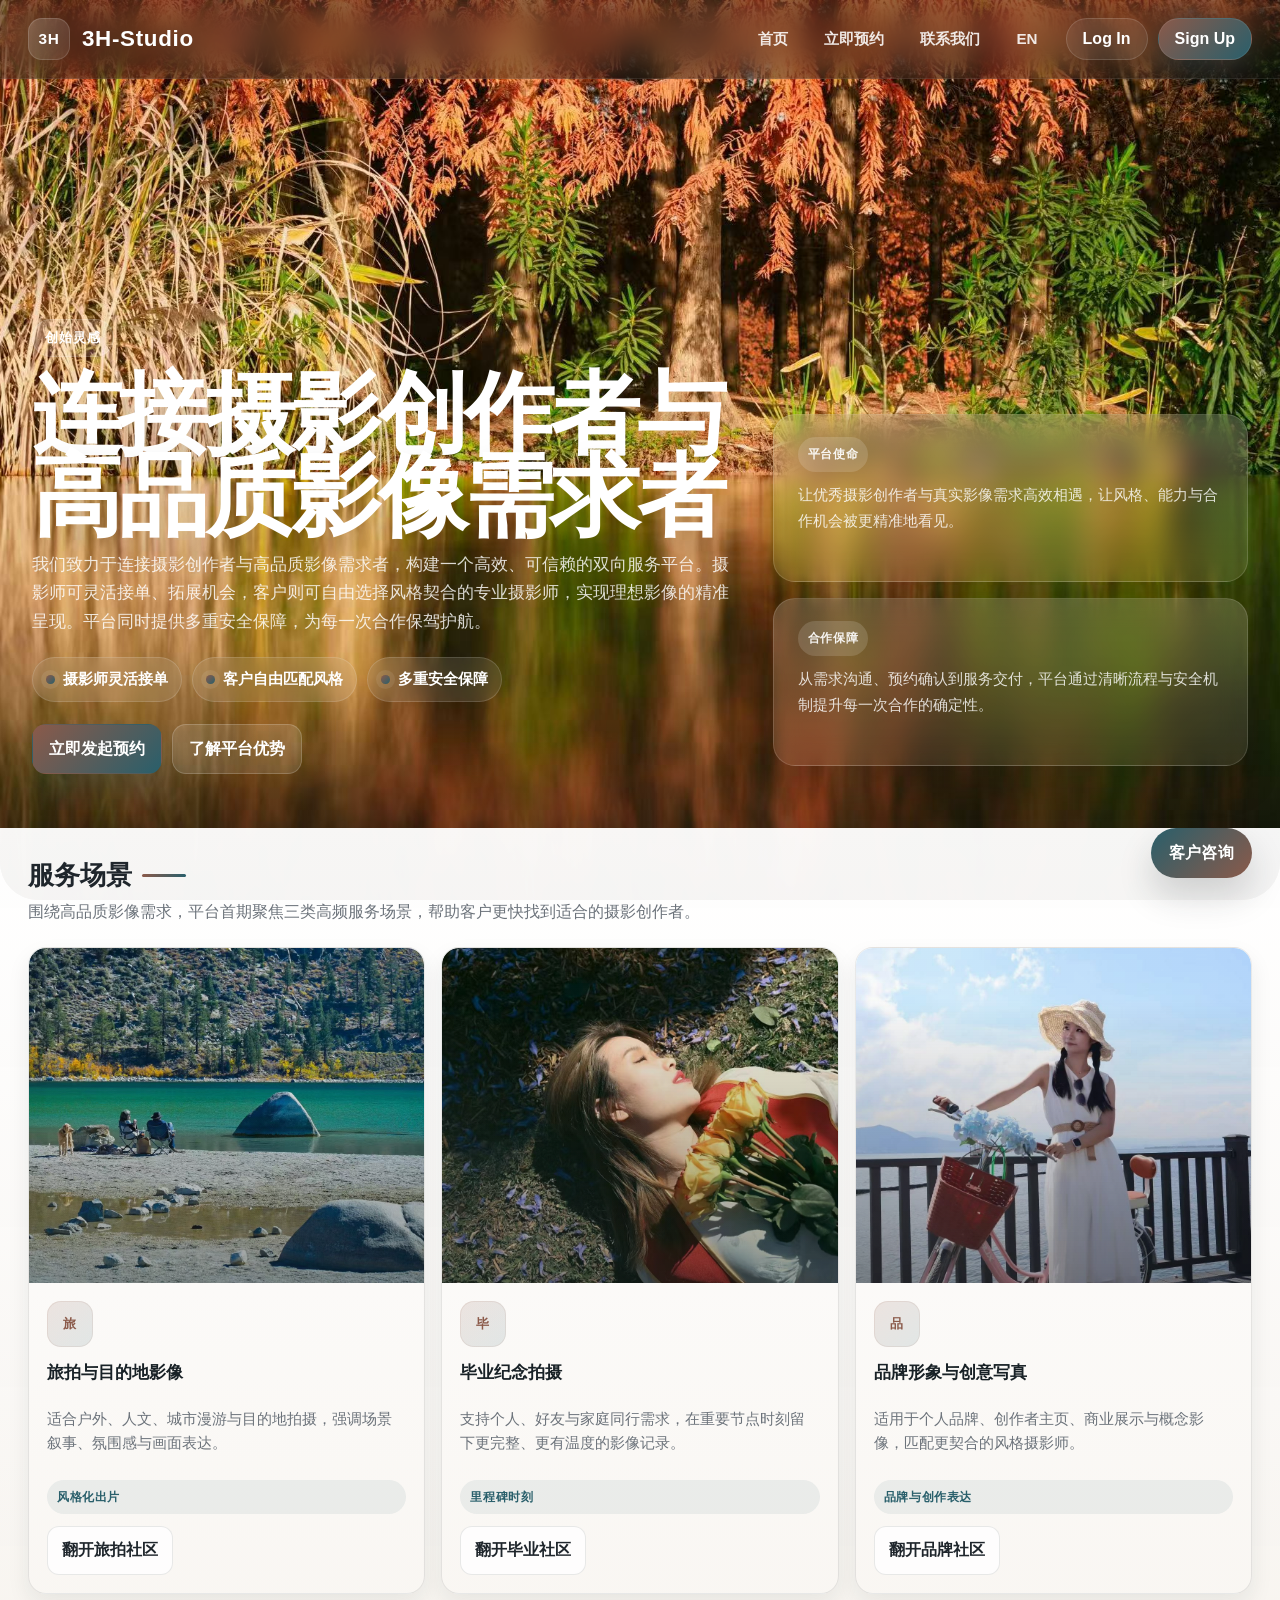
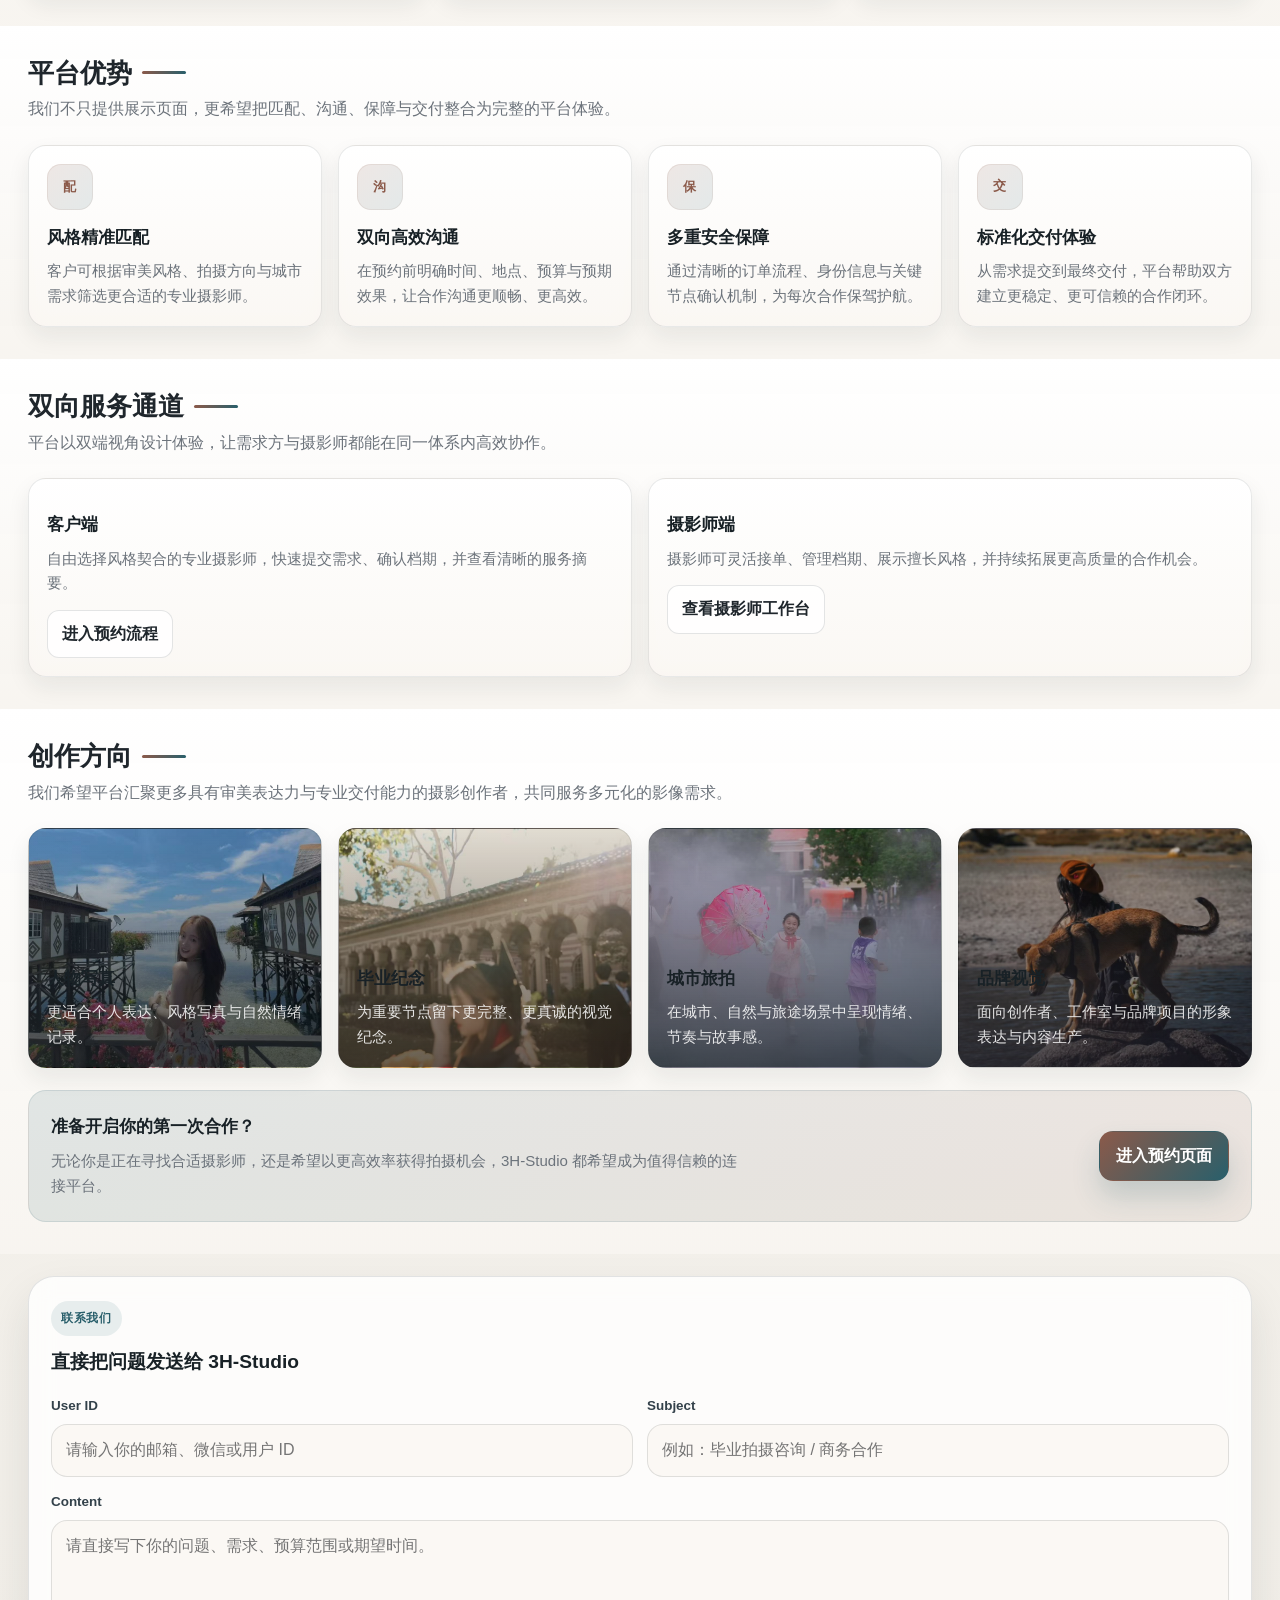
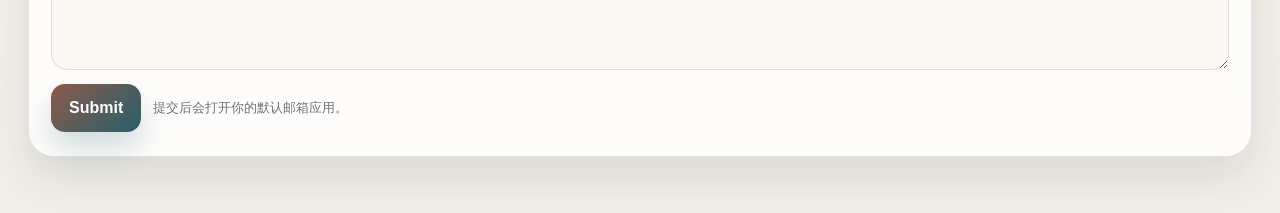
<file: index.html>
<!DOCTYPE html>
<html lang="zh-CN">
<head>
  <meta charset="UTF-8" />
  <meta name="viewport" content="width=device-width, initial-scale=1.0" />
  <title>3H-Studio | 官方首页</title>
  <link rel="stylesheet" href="assets/customer-support-widget.css" />
  <link rel="stylesheet" href="assets/service-card-flip.css" />
  <link rel="stylesheet" href="assets/site-auth.css" />
  <style>
    :root {
      --bg-1: #fbf8f4;
      --bg-2: #f1eee8;
      --surface: rgba(255, 255, 255, 0.82);
      --surface-strong: #fffdf9;
      --text: #1f262c;
      --muted: #6c737b;
      --brand: #8b5a4a;
      --brand-2: #295f6b;
      --accent: #d0a35f;
      --line: rgba(31, 38, 44, 0.12);
      --ring: rgba(41, 95, 107, 0.18);
      --shadow: 0 20px 44px rgba(31, 38, 44, 0.1);
      --radius-lg: 18px;
      --radius-xl: 26px;
    }

    * {
      box-sizing: border-box;
    }

    html {
      scroll-behavior: smooth;
    }

    body {
      margin: 0;
      min-height: 100vh;
      font-family: "PingFang SC", "Hiragino Sans GB", "Microsoft YaHei", "Noto Sans SC", "Avenir Next", "Trebuchet MS", "Segoe UI", sans-serif;
      color: var(--text);
      line-height: 1.65;
      overflow-x: clip;
      background:
        radial-gradient(900px circle at -10% -10%, #f4ddcf 0%, transparent 38%),
        radial-gradient(860px circle at 100% 0%, #dbeef1 0%, transparent 32%),
        linear-gradient(180deg, var(--bg-1) 0%, var(--bg-2) 100%);
    }

    body::before {
      content: "";
      position: fixed;
      inset: 0;
      background-image:
        linear-gradient(rgba(31, 38, 44, 0.028) 1px, transparent 1px),
        linear-gradient(90deg, rgba(31, 38, 44, 0.028) 1px, transparent 1px);
      background-size: 28px 28px;
      pointer-events: none;
      z-index: -1;
    }

    a {
      color: var(--brand-2);
      text-decoration: none;
    }

    a:hover {
      text-decoration: underline;
      text-underline-offset: 3px;
    }

    .site-header {
      position: fixed;
      inset: 0 0 auto 0;
      z-index: 30;
      backdrop-filter: blur(16px);
      background: rgba(10, 13, 16, 0.34);
      border-bottom: 1px solid rgba(255, 255, 255, 0.08);
    }

    .header-inner {
      max-width: 1380px;
      margin: 0 auto;
      padding: 18px 28px;
      display: flex;
      align-items: center;
      justify-content: space-between;
      gap: 16px;
    }

    .brand {
      display: inline-flex;
      align-items: center;
      gap: 12px;
      font-family: "Optima", "PingFang SC", "Hiragino Sans GB", "Microsoft YaHei", "Noto Sans SC", "Avenir Next Condensed", "Trebuchet MS", sans-serif;
      color: #ffffff;
      font-size: 1.4rem;
      font-weight: 700;
      letter-spacing: 0.03em;
    }

    .brand-mark {
      width: 42px;
      height: 42px;
      display: grid;
      place-items: center;
      border-radius: 14px;
      background: linear-gradient(135deg, rgba(255, 255, 255, 0.18), rgba(255, 255, 255, 0.08));
      color: #ffffff;
      font-size: 0.96rem;
      font-weight: 900;
      box-shadow: inset 0 0 0 1px rgba(255, 255, 255, 0.14);
    }

    .brand:hover {
      text-decoration: none;
      opacity: 0.9;
    }

    .nav-list {
      list-style: none;
      margin: 0;
      padding: 0;
      display: flex;
      flex-wrap: wrap;
      gap: 8px;
    }

    .nav-list a {
      display: inline-block;
      padding: 8px 14px;
      border-radius: 999px;
      color: rgba(255, 255, 255, 0.88);
      font-size: 0.95rem;
      font-weight: 700;
      transition: transform 160ms ease, background-color 160ms ease, box-shadow 160ms ease;
    }

    .nav-list a:hover {
      text-decoration: none;
      background: rgba(255, 255, 255, 0.12);
      color: #ffffff;
      transform: translateY(-1px);
    }

    .page-shell {
      max-width: 1380px;
      margin: 0 auto;
      padding: 0 28px 56px;
    }

    .service-card,
    .feature-card,
    .channel-card,
    .showcase-card,
    .footer-card {
      background: var(--surface);
      border: 1px solid var(--line);
      border-radius: var(--radius-xl);
      box-shadow: var(--shadow);
      backdrop-filter: blur(12px);
    }

    .hero-card {
      position: relative;
      display: flex;
      align-items: flex-end;
      min-height: 100svh;
      width: 100vw;
      margin-left: calc(50% - 50vw);
      margin-right: calc(50% - 50vw);
      padding: clamp(132px, 17vw, 176px) 32px clamp(92px, 11vw, 126px);
      overflow: hidden;
      border: 0;
      border-radius: 0 0 38px 38px;
      box-shadow: none;
      backdrop-filter: none;
      background: #0c1114;
      animation: fade-up 520ms ease both;
    }

    .hero-backgrounds {
      position: absolute;
      inset: 0;
      overflow: hidden;
    }

    .hero-background {
      position: absolute;
      inset: 0;
      background-position: center 32%;
      background-size: cover;
      background-repeat: no-repeat;
      opacity: 0;
      transform: scale(1.04);
      transition: opacity 900ms ease, transform 5200ms ease;
    }

    .hero-background.is-active {
      opacity: 1;
      transform: scale(1);
    }

    .hero-card::before {
      content: "";
      position: absolute;
      inset: 0;
      background:
        radial-gradient(880px circle at 78% 18%, rgba(208, 163, 95, 0.14) 0%, transparent 34%),
        radial-gradient(720px circle at 8% 78%, rgba(41, 95, 107, 0.16) 0%, transparent 36%);
      pointer-events: none;
    }

    .hero-card::after {
      content: "";
      position: absolute;
      inset: auto 0 0 0;
      height: 180px;
      background: linear-gradient(180deg, rgba(8, 11, 14, 0) 0%, rgba(8, 11, 14, 0.52) 100%);
      pointer-events: none;
    }

    .hero-grid {
      position: relative;
      z-index: 1;
      display: grid;
      grid-template-columns: minmax(0, 1.2fr) minmax(280px, 0.8fr);
      gap: 28px;
      align-items: end;
      width: min(1380px, 100%);
      margin: 0 auto;
    }

    .eyebrow {
      display: inline-flex;
      align-items: center;
      gap: 8px;
      padding: 7px 12px;
      border-radius: 999px;
      background: rgba(255, 255, 255, 0.14);
      color: #ffffff;
      border: 1px solid rgba(255, 255, 255, 0.14);
      font-size: 0.82rem;
      font-weight: 800;
      letter-spacing: 0.08em;
      text-transform: uppercase;
    }

    .hero-title {
      margin: 16px 0 12px;
      max-width: 880px;
      font-family: "Optima", "PingFang SC", "Hiragino Sans GB", "Microsoft YaHei", "Noto Sans SC", "Avenir Next Condensed", "Trebuchet MS", sans-serif;
      color: #ffffff;
      font-size: clamp(3rem, 7vw, 6rem);
      line-height: 0.92;
      letter-spacing: -0.04em;
      text-shadow: 0 20px 36px rgba(8, 11, 14, 0.22);
    }

    .hero-text {
      max-width: 760px;
      margin: 0;
      color: rgba(255, 255, 255, 0.82);
      font-size: 1.08rem;
    }

    .chip-row {
      display: flex;
      flex-wrap: wrap;
      gap: 10px;
      margin-top: 22px;
    }

    .chip {
      display: inline-flex;
      align-items: center;
      gap: 8px;
      padding: 9px 13px;
      border-radius: 999px;
      border: 1px solid rgba(255, 255, 255, 0.14);
      background: rgba(255, 255, 255, 0.1);
      color: #ffffff;
      backdrop-filter: blur(12px);
      font-size: 0.92rem;
      font-weight: 700;
    }

    .chip-mark {
      width: 9px;
      height: 9px;
      border-radius: 50%;
      background: linear-gradient(135deg, var(--brand), var(--brand-2));
      box-shadow: 0 0 0 5px rgba(255, 255, 255, 0.08);
    }

    .hero-actions {
      display: flex;
      flex-wrap: wrap;
      gap: 10px;
      margin-top: 22px;
    }

    .cta-button,
    .ghost-button {
      display: inline-flex;
      align-items: center;
      justify-content: center;
      gap: 8px;
      min-height: 46px;
      padding: 11px 16px;
      border-radius: 14px;
      border: 1px solid transparent;
      font-weight: 800;
      transition: transform 160ms ease, box-shadow 160ms ease, border-color 160ms ease;
    }

    .cta-button {
      background: linear-gradient(135deg, var(--brand), var(--brand-2));
      color: #ffffff;
      box-shadow: 0 16px 28px rgba(41, 95, 107, 0.2);
    }

    .cta-button:hover,
    .ghost-button:hover {
      text-decoration: none;
      transform: translateY(-2px);
    }

    .ghost-button {
      background: rgba(255, 255, 255, 0.12);
      color: #ffffff;
      border-color: rgba(255, 255, 255, 0.18);
    }

    .contact-sheet {
      display: grid;
      gap: 16px;
      align-self: stretch;
      align-content: end;
      padding-bottom: 8px;
    }

    .info-card {
      min-height: 168px;
      padding: 22px 24px;
      border-radius: 22px;
      background: linear-gradient(180deg, rgba(255, 255, 255, 0.16), rgba(255, 255, 255, 0.08));
      border: 1px solid rgba(255, 255, 255, 0.14);
      box-shadow: 0 18px 36px rgba(8, 11, 14, 0.18);
      backdrop-filter: blur(14px);
      display: grid;
      align-content: start;
      gap: 10px;
    }

    .info-card-featured {
      min-height: 180px;
      align-content: end;
      background:
        linear-gradient(180deg, rgba(255, 255, 255, 0.18), rgba(255, 255, 255, 0.08)),
        linear-gradient(135deg, rgba(208, 163, 95, 0.18), rgba(41, 95, 107, 0.14));
    }

    .insight-label {
      display: inline-flex;
      justify-self: start;
      padding: 7px 10px;
      border-radius: 999px;
      background: rgba(255, 255, 255, 0.14);
      color: rgba(255, 255, 255, 0.92);
      font-size: 0.78rem;
      font-weight: 800;
      letter-spacing: 0.05em;
    }

    .hero-number {
      display: block;
      margin: 0;
      color: #ffffff;
      font-size: clamp(1.8rem, 4vw, 2.8rem);
      line-height: 1;
      letter-spacing: -0.04em;
    }

    .info-card p {
      margin: 0;
      color: rgba(255, 255, 255, 0.82);
      font-size: 0.94rem;
      line-height: 1.75;
    }

    .content-grid {
      display: grid;
      gap: 0;
      margin-top: -72px;
      position: relative;
      z-index: 2;
    }

    .section-card {
      width: 100vw;
      margin-left: calc(50% - 50vw);
      margin-right: calc(50% - 50vw);
      background: linear-gradient(180deg, rgba(255, 255, 255, 0.96), rgba(247, 244, 240, 0.94));
      box-shadow: none;
      border: 0;
      border-radius: 0;
      backdrop-filter: none;
      animation: fade-up 560ms ease both;
    }

    .section-inner {
      max-width: 1380px;
      margin: 0 auto;
      padding: 32px 28px;
    }

    .section-title {
      margin: 0 0 8px;
      display: inline-flex;
      align-items: center;
      gap: 10px;
      font-family: "Optima", "PingFang SC", "Hiragino Sans GB", "Microsoft YaHei", "Noto Sans SC", "Avenir Next Condensed", "Trebuchet MS", sans-serif;
      font-size: clamp(1.45rem, 2vw, 1.85rem);
      line-height: 1.2;
    }

    .section-title::after {
      content: "";
      width: 44px;
      height: 3px;
      border-radius: 999px;
      background: linear-gradient(90deg, var(--brand), var(--brand-2));
    }

    .section-copy {
      margin: 0;
      color: var(--muted);
      max-width: 760px;
    }

    .service-grid,
    .feature-grid,
    .channel-grid,
    .showcase-grid {
      display: grid;
      gap: 16px;
      margin-top: 22px;
    }

    .service-grid {
      grid-template-columns: repeat(3, minmax(0, 1fr));
    }

    .feature-grid {
      grid-template-columns: repeat(4, minmax(0, 1fr));
    }

    .channel-grid {
      grid-template-columns: repeat(2, minmax(0, 1fr));
    }

    .showcase-grid {
      grid-template-columns: repeat(4, minmax(0, 1fr));
    }

    .service-card,
    .feature-card,
    .channel-card,
    .showcase-card {
      border-radius: var(--radius-lg);
      background: linear-gradient(180deg, rgba(255, 255, 255, 0.94), rgba(250, 247, 243, 0.94));
      border: 1px solid rgba(31, 38, 44, 0.1);
      box-shadow: 0 10px 22px rgba(31, 38, 44, 0.08);
      transition: transform 160ms ease, box-shadow 160ms ease, border-color 160ms ease;
    }

    .service-card:hover,
    .feature-card:hover,
    .channel-card:hover,
    .showcase-card:hover {
      transform: translateY(-2px);
      box-shadow: 0 18px 28px rgba(31, 38, 44, 0.1);
      border-color: var(--ring);
    }

    .service-mark,
    .feature-mark {
      width: 46px;
      height: 46px;
      display: grid;
      place-items: center;
      border-radius: 14px;
      background: linear-gradient(135deg, rgba(139, 90, 74, 0.14), rgba(41, 95, 107, 0.12));
      color: var(--brand);
      font-size: 0.84rem;
      font-weight: 900;
      letter-spacing: 0.05em;
      box-shadow: inset 0 0 0 1px rgba(139, 90, 74, 0.1);
    }

    .service-card,
    .showcase-card {
      overflow: hidden;
    }

    .feature-card,
    .channel-card {
      padding: 18px;
    }

    .service-image {
      position: relative;
      aspect-ratio: 1.18;
      overflow: hidden;
      border-radius: calc(var(--radius-lg) - 2px) calc(var(--radius-lg) - 2px) 0 0;
      background: rgba(41, 95, 107, 0.12);
    }

    .service-image img {
      width: 100%;
      height: 100%;
      display: block;
      object-fit: cover;
      transition: transform 220ms ease;
    }

    .service-image::after {
      content: "";
      position: absolute;
      inset: 0;
      background:
        linear-gradient(180deg, rgba(8, 14, 18, 0.02) 15%, rgba(8, 14, 18, 0.4) 100%),
        linear-gradient(35deg, rgba(255, 255, 255, 0.1), transparent 50%);
    }

    .service-card:hover .service-image img {
      transform: scale(1.05);
    }

    .service-copy {
      padding: 18px;
    }

    .service-card h3,
    .feature-card h3,
    .channel-card h3,
    .showcase-card h3 {
      margin: 14px 0 0;
      font-size: 1.04rem;
      color: #182126;
    }

    .service-copy h3 {
      margin-top: 0;
    }

    .service-card p,
    .feature-card p,
    .channel-card p,
    .showcase-card p {
      margin: 8px 0 0;
      color: var(--muted);
      font-size: 0.93rem;
    }

    .service-meta {
      display: inline-flex;
      padding: 7px 10px;
      margin-top: 12px;
      border-radius: 999px;
      background: rgba(41, 95, 107, 0.08);
      color: var(--brand-2);
      font-size: 0.78rem;
      font-weight: 800;
      letter-spacing: 0.05em;
      text-transform: uppercase;
    }

    .channel-actions {
      display: flex;
      flex-wrap: wrap;
      gap: 10px;
      margin-top: 14px;
    }

    .mini-link {
      display: inline-flex;
      align-items: center;
      justify-content: center;
      min-height: 42px;
      padding: 10px 14px;
      border-radius: 12px;
      border: 1px solid var(--line);
      background: rgba(255, 255, 255, 0.86);
      color: var(--text);
      font-weight: 800;
      transition: transform 160ms ease, box-shadow 160ms ease, border-color 160ms ease;
    }

    .mini-link:hover {
      text-decoration: none;
      transform: translateY(-2px);
      border-color: var(--ring);
      box-shadow: 0 10px 18px rgba(31, 38, 44, 0.08);
    }

    .showcase-card {
      padding: 18px;
      min-height: 240px;
      display: flex;
      align-items: flex-end;
      background:
        linear-gradient(180deg, rgba(14, 20, 24, 0.14), rgba(14, 20, 24, 0.7)),
        linear-gradient(35deg, rgba(255, 255, 255, 0.18), transparent 58%),
        url("assets/picture7.jpg") center / cover no-repeat;
      color: #ffffff;
    }

    .showcase-card:nth-child(2) {
      background:
        linear-gradient(180deg, rgba(32, 19, 16, 0.12), rgba(32, 19, 16, 0.68)),
        linear-gradient(35deg, rgba(255, 255, 255, 0.18), transparent 58%),
        url("assets/picture5.jpg") center / cover no-repeat;
    }

    .showcase-card:nth-child(3) {
      background:
        linear-gradient(180deg, rgba(12, 24, 30, 0.12), rgba(12, 24, 30, 0.7)),
        linear-gradient(35deg, rgba(255, 255, 255, 0.18), transparent 58%),
        url("assets/picture2.jpg") center / cover no-repeat;
    }

    .showcase-card:nth-child(4) {
      background:
        linear-gradient(180deg, rgba(22, 18, 28, 0.12), rgba(22, 18, 28, 0.7)),
        linear-gradient(35deg, rgba(255, 255, 255, 0.18), transparent 58%),
        url("assets/picture8.jpg") center / cover no-repeat;
    }

    .showcase-card p {
      color: rgba(255, 255, 255, 0.86);
    }

    .cta-strip {
      margin-top: 22px;
      padding: 22px;
      border-radius: var(--radius-lg);
      background: linear-gradient(135deg, rgba(41, 95, 107, 0.12), rgba(139, 90, 74, 0.12));
      border: 1px solid rgba(41, 95, 107, 0.12);
      display: flex;
      justify-content: space-between;
      align-items: center;
      gap: 16px;
    }

    .cta-strip h3 {
      margin: 0;
      font-size: 1.06rem;
      color: #182126;
    }

    .cta-strip p {
      margin: 8px 0 0;
      color: var(--muted);
      font-size: 0.94rem;
      max-width: 700px;
    }

    .footer-card {
      margin-top: 22px;
      padding: 24px 22px;
      display: grid;
      gap: 18px;
      color: var(--muted);
    }

    .footer-intro {
      display: grid;
      gap: 10px;
    }

    .footer-kicker {
      display: inline-flex;
      align-items: center;
      justify-self: start;
      padding: 7px 10px;
      border-radius: 999px;
      background: rgba(41, 95, 107, 0.1);
      color: var(--brand-2);
      font-size: 0.78rem;
      font-weight: 800;
      letter-spacing: 0.05em;
    }

    .footer-title {
      margin: 0;
      color: #182126;
      font-size: 1.2rem;
    }

    .footer-copy {
      margin: 0;
      max-width: 760px;
      color: var(--muted);
    }

    .footer-form {
      display: grid;
      gap: 14px;
    }

    .footer-form-grid {
      display: grid;
      grid-template-columns: repeat(2, minmax(0, 1fr));
      gap: 14px;
    }

    .footer-field {
      display: grid;
      gap: 7px;
    }

    .footer-label {
      color: #33414a;
      font-size: 0.84rem;
      font-weight: 700;
    }

    .footer-input,
    .footer-textarea {
      width: 100%;
      border-radius: 16px;
      border: 1px solid rgba(31, 38, 44, 0.12);
      background: rgba(251, 248, 244, 0.94);
      padding: 12px 14px;
      color: var(--text);
      font: inherit;
    }

    .footer-textarea {
      min-height: 150px;
      resize: vertical;
    }

    .footer-input:focus,
    .footer-textarea:focus {
      outline: none;
      border-color: rgba(41, 95, 107, 0.28);
      box-shadow: 0 0 0 3px rgba(41, 95, 107, 0.12);
    }

    .footer-actions {
      display: flex;
      flex-wrap: wrap;
      align-items: center;
      gap: 12px;
    }

    .footer-submit {
      border: 0;
      border-radius: 14px;
      min-height: 46px;
      padding: 11px 18px;
      background: linear-gradient(135deg, var(--brand), var(--brand-2));
      color: #ffffff;
      font: inherit;
      font-weight: 800;
      cursor: pointer;
      box-shadow: 0 16px 28px rgba(41, 95, 107, 0.2);
      transition: transform 160ms ease, box-shadow 160ms ease;
    }

    .footer-submit:hover {
      transform: translateY(-2px);
    }

    .footer-status {
      margin: 0;
      color: var(--muted);
      font-size: 0.84rem;
    }

    .footer-links {
      display: flex;
      flex-wrap: wrap;
      gap: 14px;
    }

    .footer-links a {
      font-weight: 700;
    }

    @keyframes fade-up {
      from {
        opacity: 0;
        transform: translateY(14px);
      }
      to {
        opacity: 1;
        transform: translateY(0);
      }
    }

    @media (max-width: 1080px) {
      .hero-grid,
      .contact-sheet,
      .service-grid,
      .feature-grid,
      .channel-grid,
      .showcase-grid {
        grid-template-columns: 1fr;
      }

      .hero-card {
        min-height: auto;
      }
    }

    @media (max-width: 640px) {
      .header-inner,
      .cta-strip,
      .footer-card {
        flex-direction: column;
        align-items: flex-start;
      }

      .footer-form-grid {
        grid-template-columns: 1fr;
      }

      .nav-list {
        width: 100%;
      }

      .nav-list li {
        flex: 1 1 auto;
      }

      .nav-list a {
        width: 100%;
        text-align: center;
      }

      .page-shell {
        padding: 0 16px 42px;
      }

      .hero-card {
        padding: 118px 20px 84px;
        border-radius: 0 0 28px 28px;
      }

      .content-grid {
        margin-top: -36px;
      }

      .section-inner {
        padding: 28px 16px;
      }
    }
  </style>
</head>
<body>
  <header class="site-header">
    <div class="header-inner">
      <a class="brand" href="index.html">
        <span class="brand-mark">3H</span>
        <span>3H-Studio</span>
      </a>
      <div class="header-actions">
        <nav aria-label="站点导航">
          <ul class="nav-list">
            <li><a href="index.html">首页</a></li>
            <li><a href="booking.html">立即预约</a></li>
            <li><a href="#contact">联系我们</a></li>
            <li><a href="index-en.html" lang="en">EN</a></li>
          </ul>
        </nav>
        <div id="site-auth" class="auth-entry" data-site-auth data-locale="zh">
          <div class="auth-toolbar" data-auth-actions>
            <button class="auth-trigger" type="button" data-auth-open="login">Log In</button>
            <button class="auth-trigger auth-trigger-primary" type="button" data-auth-open="signup">Sign Up</button>
          </div>
          <div class="auth-session" data-auth-session hidden>
            <span class="auth-chip" data-auth-name></span>
            <button class="auth-trigger" type="button" data-auth-logout>Log Out</button>
          </div>
          <div class="auth-backdrop" data-auth-backdrop hidden></div>
          <div class="auth-modal" data-auth-modal hidden>
            <div class="auth-panel">
              <button class="auth-close" type="button" data-auth-close aria-label="关闭">×</button>
              <span class="auth-kicker">Community Access</span>
              <h2 class="auth-title">连接、登录、开始分享</h2>
              <p class="auth-copy">账号入口统一放在首页头部。登录后即可进入社区互动，注册时可完整填写基本信息与密码。</p>
              <div class="auth-tabs" role="tablist" aria-label="账号入口">
                <button class="auth-tab is-active" type="button" data-auth-tab="login">Log In</button>
                <button class="auth-tab" type="button" data-auth-tab="signup">Sign Up</button>
              </div>
              <div class="auth-pane-wrap">
                <section class="auth-pane" data-auth-pane="login">
                  <form class="auth-form" data-login-form>
                    <div class="auth-field">
                      <label for="login-identifier-zh">Username</label>
                      <input id="login-identifier-zh" type="text" placeholder="请输入 username 或邮箱" data-login-identifier />
                    </div>
                    <div class="auth-field">
                      <label for="login-password-zh">Password</label>
                      <input id="login-password-zh" type="password" placeholder="请输入密码" data-login-password />
                    </div>
                    <button class="auth-submit" type="submit">Log In</button>
                    <div class="auth-status" data-login-status aria-live="polite"></div>
                    <p class="auth-note">登录后即可在社区发布内容、评论、收藏并继续互动。</p>
                  </form>
                </section>
                <section class="auth-pane" data-auth-pane="signup" hidden>
                  <form class="auth-form" data-signup-form>
                    <div class="auth-form-grid">
                      <div class="auth-field">
                        <label for="signup-username-zh">Username</label>
                        <input id="signup-username-zh" type="text" placeholder="请设置你的 username" data-signup-username />
                      </div>
                      <div class="auth-field">
                        <label for="signup-name-zh">昵称</label>
                        <input id="signup-name-zh" type="text" placeholder="例如：林同学 / Emma" data-signup-name />
                      </div>
                    </div>
                    <div class="auth-form-grid">
                      <div class="auth-field">
                        <label for="signup-email-zh">邮箱</label>
                        <input id="signup-email-zh" type="email" placeholder="例如：name@example.com" data-signup-email />
                      </div>
                      <div class="auth-field">
                        <label for="signup-role-zh">身份</label>
                        <select id="signup-role-zh" data-signup-role>
                          <option value="photographer">摄影师</option>
                          <option value="user">用户</option>
                        </select>
                      </div>
                    </div>
                    <div class="auth-form-grid">
                      <div class="auth-field">
                        <label for="signup-city-zh">城市</label>
                        <input id="signup-city-zh" type="text" placeholder="例如：纽约 / 上海 / 洛杉矶" data-signup-city />
                      </div>
                      <div class="auth-field">
                        <label for="signup-password-zh">Password</label>
                        <input id="signup-password-zh" type="password" placeholder="请设置至少 8 位密码" data-signup-password />
                      </div>
                    </div>
                    <div class="auth-field">
                      <label for="signup-confirm-zh">确认密码</label>
                      <input id="signup-confirm-zh" type="password" placeholder="请再次输入密码" data-signup-confirm />
                    </div>
                    <button class="auth-submit" type="submit">Sign Up</button>
                    <div class="auth-status" data-signup-status aria-live="polite"></div>
                    <p class="auth-note">注册完成后会自动登录当前设备，后续即可直接进入社区分享与互动。</p>
                  </form>
                </section>
              </div>
            </div>
          </div>
        </div>
      </div>
    </div>
  </header>

  <main class="page-shell">
    <section class="hero-card" aria-labelledby="page-title" data-hero-slideshow>
      <div class="hero-backgrounds" aria-hidden="true"></div>
      <div class="hero-grid">
        <div>
          <span class="eyebrow">创始灵感</span>
          <h1 id="page-title" class="hero-title">连接摄影创作者与高品质影像需求者</h1>
          <p class="hero-text">
            我们致力于连接摄影创作者与高品质影像需求者，构建一个高效、可信赖的双向服务平台。摄影师可灵活接单、拓展机会，客户则可自由选择风格契合的专业摄影师，实现理想影像的精准呈现。平台同时提供多重安全保障，为每一次合作保驾护航。
          </p>
          <div class="chip-row" aria-label="平台亮点">
            <span class="chip"><span class="chip-mark" aria-hidden="true"></span>摄影师灵活接单</span>
            <span class="chip"><span class="chip-mark" aria-hidden="true"></span>客户自由匹配风格</span>
            <span class="chip"><span class="chip-mark" aria-hidden="true"></span>多重安全保障</span>
          </div>
          <div class="hero-actions">
            <a class="cta-button" href="booking.html">立即发起预约</a>
            <a class="ghost-button" href="#galleries">了解平台优势</a>
          </div>
        </div>

        <aside class="contact-sheet">
          <article class="info-card">
            <span class="insight-label">平台使命</span>
            <p>让优秀摄影创作者与真实影像需求高效相遇，让风格、能力与合作机会被更精准地看见。</p>
          </article>
          <article class="info-card">
            <span class="insight-label">合作保障</span>
            <p>从需求沟通、预约确认到服务交付，平台通过清晰流程与安全机制提升每一次合作的确定性。</p>
          </article>
        </aside>
      </div>
    </section>

    <div class="content-grid">
      <section id="services" class="section-card" aria-labelledby="services-title">
        <div class="section-inner">
        <h2 id="services-title" class="section-title">服务场景</h2>
        <p class="section-copy">
          围绕高品质影像需求，平台首期聚焦三类高频服务场景，帮助客户更快找到适合的摄影创作者。
        </p>

        <div class="service-grid">
          <article class="service-card service-card-interactive" data-scene="travel" data-flip-card>
            <div class="service-flip">
              <div class="service-face service-face-front">
                <div class="service-image">
                  <img src="assets/picture6.jpg" alt="旅拍与目的地影像场景" loading="lazy" />
                </div>
                <div class="service-copy">
                  <div class="service-mark">旅</div>
                  <h3>旅拍与目的地影像</h3>
                  <p>适合户外、人文、城市漫游与目的地拍摄，强调场景叙事、氛围感与画面表达。</p>
                  <span class="service-meta">风格化出片</span>
                  <button class="service-preview-button" type="button" data-flip-open>翻开旅拍社区</button>
                </div>
              </div>
              <div class="service-face service-face-back">
                <div>
                  <span class="service-access-label">场景社区</span>
                  <h3>进入旅拍与目的地影像分享页</h3>
                  <p>浏览摄影师与用户发布的作品、返图和路线灵感，并支持注册、点赞、收藏、喜爱、拉踩和评论互动。</p>
                </div>
                <div class="service-back-actions">
                  <a class="service-enter-link" href="travel-community.html">进入旅拍社区</a>
                  <button class="service-back-button" type="button" data-flip-close>返回正面</button>
                </div>
              </div>
            </div>
          </article>

          <article class="service-card service-card-interactive" data-scene="graduation" data-flip-card>
            <div class="service-flip">
              <div class="service-face service-face-front">
                <div class="service-image">
                  <img src="assets/picture4.jpg" alt="毕业纪念拍摄场景" loading="lazy" />
                </div>
                <div class="service-copy">
                  <div class="service-mark">毕</div>
                  <h3>毕业纪念拍摄</h3>
                  <p>支持个人、好友与家庭同行需求，在重要节点时刻留下更完整、更有温度的影像记录。</p>
                  <span class="service-meta">里程碑时刻</span>
                  <button class="service-preview-button" type="button" data-flip-open>翻开毕业社区</button>
                </div>
              </div>
              <div class="service-face service-face-back">
                <div>
                  <span class="service-access-label">场景社区</span>
                  <h3>进入毕业纪念拍摄分享页</h3>
                  <p>查看校园路线、毕业返图、多人合影灵感和摄影师案例，让毕业社区成为更活跃的内容入口。</p>
                </div>
                <div class="service-back-actions">
                  <a class="service-enter-link" href="graduation-community.html">进入毕业社区</a>
                  <button class="service-back-button" type="button" data-flip-close>返回正面</button>
                </div>
              </div>
            </div>
          </article>

          <article class="service-card service-card-interactive" data-scene="brand" data-flip-card>
            <div class="service-flip">
              <div class="service-face service-face-front">
                <div class="service-image">
                  <img src="assets/picture3.jpg" alt="品牌形象与创意写真场景" loading="lazy" />
                </div>
                <div class="service-copy">
                  <div class="service-mark">品</div>
                  <h3>品牌形象与创意写真</h3>
                  <p>适用于个人品牌、创作者主页、商业展示与概念影像，匹配更契合的风格摄影师。</p>
                  <span class="service-meta">品牌与创作表达</span>
                  <button class="service-preview-button" type="button" data-flip-open>翻开品牌社区</button>
                </div>
              </div>
              <div class="service-face service-face-back">
                <div>
                  <span class="service-access-label">场景社区</span>
                  <h3>进入品牌与创意分享页</h3>
                  <p>发布品牌案例、视觉参考和返图内容，并围绕点赞、收藏、喜爱、拉踩和评论建立更完整的互动沉淀。</p>
                </div>
                <div class="service-back-actions">
                  <a class="service-enter-link" href="brand-community.html">进入品牌社区</a>
                  <button class="service-back-button" type="button" data-flip-close>返回正面</button>
                </div>
              </div>
            </div>
          </article>
        </div>
        </div>
      </section>

      <section id="galleries" class="section-card" aria-labelledby="galleries-title">
        <div class="section-inner">
        <h2 id="galleries-title" class="section-title">平台优势</h2>
        <p class="section-copy">
          我们不只提供展示页面，更希望把匹配、沟通、保障与交付整合为完整的平台体验。
        </p>

        <div class="feature-grid">
          <article class="feature-card">
            <div class="feature-mark">配</div>
            <h3>风格精准匹配</h3>
            <p>客户可根据审美风格、拍摄方向与城市需求筛选更合适的专业摄影师。</p>
          </article>
          <article class="feature-card">
            <div class="feature-mark">沟</div>
            <h3>双向高效沟通</h3>
            <p>在预约前明确时间、地点、预算与预期效果，让合作沟通更顺畅、更高效。</p>
          </article>
          <article class="feature-card">
            <div class="feature-mark">保</div>
            <h3>多重安全保障</h3>
            <p>通过清晰的订单流程、身份信息与关键节点确认机制，为每次合作保驾护航。</p>
          </article>
          <article class="feature-card">
            <div class="feature-mark">交</div>
            <h3>标准化交付体验</h3>
            <p>从需求提交到最终交付，平台帮助双方建立更稳定、更可信赖的合作闭环。</p>
          </article>
        </div>
        </div>
      </section>

      <section id="channels" class="section-card" aria-labelledby="channels-title">
        <div class="section-inner">
        <h2 id="channels-title" class="section-title">双向服务通道</h2>
        <p class="section-copy">
          平台以双端视角设计体验，让需求方与摄影师都能在同一体系内高效协作。
        </p>

        <div class="channel-grid">
          <article class="channel-card">
            <h3>客户端</h3>
            <p>自由选择风格契合的专业摄影师，快速提交需求、确认档期，并查看清晰的服务摘要。</p>
            <div class="channel-actions">
              <a class="mini-link" href="booking.html">进入预约流程</a>
            </div>
          </article>

          <article class="channel-card">
            <h3>摄影师端</h3>
            <p>摄影师可灵活接单、管理档期、展示擅长风格，并持续拓展更高质量的合作机会。</p>
            <div class="channel-actions">
              <a class="mini-link" href="booking.html#channel-switcher">查看摄影师工作台</a>
            </div>
          </article>
        </div>
        </div>
      </section>

      <section id="showcase" class="section-card" aria-labelledby="showcase-title">
        <div class="section-inner">
        <h2 id="showcase-title" class="section-title">创作方向</h2>
        <p class="section-copy">
          我们希望平台汇聚更多具有审美表达力与专业交付能力的摄影创作者，共同服务多元化的影像需求。
        </p>

        <div class="showcase-grid">
          <article class="showcase-card">
            <div>
              <h3>人物写真</h3>
              <p>更适合个人表达、风格写真与自然情绪记录。</p>
            </div>
          </article>
          <article class="showcase-card">
            <div>
              <h3>毕业纪念</h3>
              <p>为重要节点留下更完整、更真诚的视觉纪念。</p>
            </div>
          </article>
          <article class="showcase-card">
            <div>
              <h3>城市旅拍</h3>
              <p>在城市、自然与旅途场景中呈现情绪、节奏与故事感。</p>
            </div>
          </article>
          <article class="showcase-card">
            <div>
              <h3>品牌视觉</h3>
              <p>面向创作者、工作室与品牌项目的形象表达与内容生产。</p>
            </div>
          </article>
        </div>

        <div class="cta-strip">
          <div>
            <h3>准备开启你的第一次合作？</h3>
            <p>
              无论你是正在寻找合适摄影师，还是希望以更高效率获得拍摄机会，3H-Studio 都希望成为值得信赖的连接平台。
            </p>
          </div>
          <a class="cta-button" href="booking.html">进入预约页面</a>
        </div>
        </div>
      </section>
    </div>

    <footer id="contact" class="footer-card">
      <div class="footer-intro">
        <span class="footer-kicker">联系我们</span>
        <h2 class="footer-title">直接把问题发送给 3H-Studio</h2>
      </div>
      <form class="footer-form" data-mailto-form data-recipient="p41197954@gmail.com" data-locale="zh">
        <div class="footer-form-grid">
          <label class="footer-field">
            <span class="footer-label">User ID</span>
            <input class="footer-input" type="text" placeholder="请输入你的邮箱、微信或用户 ID" data-mailto-userid />
          </label>
          <label class="footer-field">
            <span class="footer-label">Subject</span>
            <input class="footer-input" type="text" placeholder="例如：毕业拍摄咨询 / 商务合作" data-mailto-subject />
          </label>
        </div>
        <label class="footer-field">
          <span class="footer-label">Content</span>
          <textarea class="footer-textarea" placeholder="请直接写下你的问题、需求、预算范围或期望时间。" data-mailto-content></textarea>
        </label>
        <div class="footer-actions">
          <button class="footer-submit" type="submit">Submit</button>
          <p class="footer-status" data-mailto-status aria-live="polite">提交后会打开你的默认邮箱应用。</p>
        </div>
      </form>
    </footer>
  </main>
  <div
    data-customer-support
    data-locale="zh"
    data-site-name="3H-Studio"
    data-email="p41197954@gmail.com"
    data-booking-url="booking.html"
    data-contact-url="contact.html"
    data-api-endpoint=""
    data-api-model="qwen3"
  ></div>
  <script>
    (function () {
      const hero = document.querySelector("[data-hero-slideshow]");

      if (!hero) {
        return;
      }

      const backgroundLayer = hero.querySelector(".hero-backgrounds");
      const sources = [
        "assets/scenery1.jpg",
        "assets/scenery2.jpg",
        "assets/scenery3.jpg",
        "assets/scenery4.jpg",
        "assets/scenery5.jpg"
      ];

      function preloadImage(src) {
        return new Promise(function (resolve) {
          const image = new Image();

          image.onload = function () {
            resolve(src);
          };

          image.onerror = function () {
            resolve(null);
          };

          image.src = src;
        });
      }

      Promise.all(sources.map(preloadImage)).then(function (items) {
        const validSources = items.filter(Boolean);

        if (!validSources.length) {
          return;
        }

        backgroundLayer.innerHTML = validSources.map(function (src, index) {
          return '<div class="hero-background' + (index === 0 ? " is-active" : "") + '" style="background-image: url(&quot;' + src + '&quot;);"></div>';
        }).join("");

        if (validSources.length === 1) {
          return;
        }

        const slides = Array.from(backgroundLayer.querySelectorAll(".hero-background"));
        let currentIndex = 0;

        window.setInterval(function () {
          slides[currentIndex].classList.remove("is-active");
          currentIndex = (currentIndex + 1) % slides.length;
          slides[currentIndex].classList.add("is-active");
        }, 4200);
      });
    })();
  </script>
  <script src="assets/site-auth.js"></script>
  <script src="assets/mailto-form.js"></script>
  <script src="assets/service-card-flip.js"></script>
  <script src="assets/customer-support-widget.js"></script>
</body>
</html>
</file>
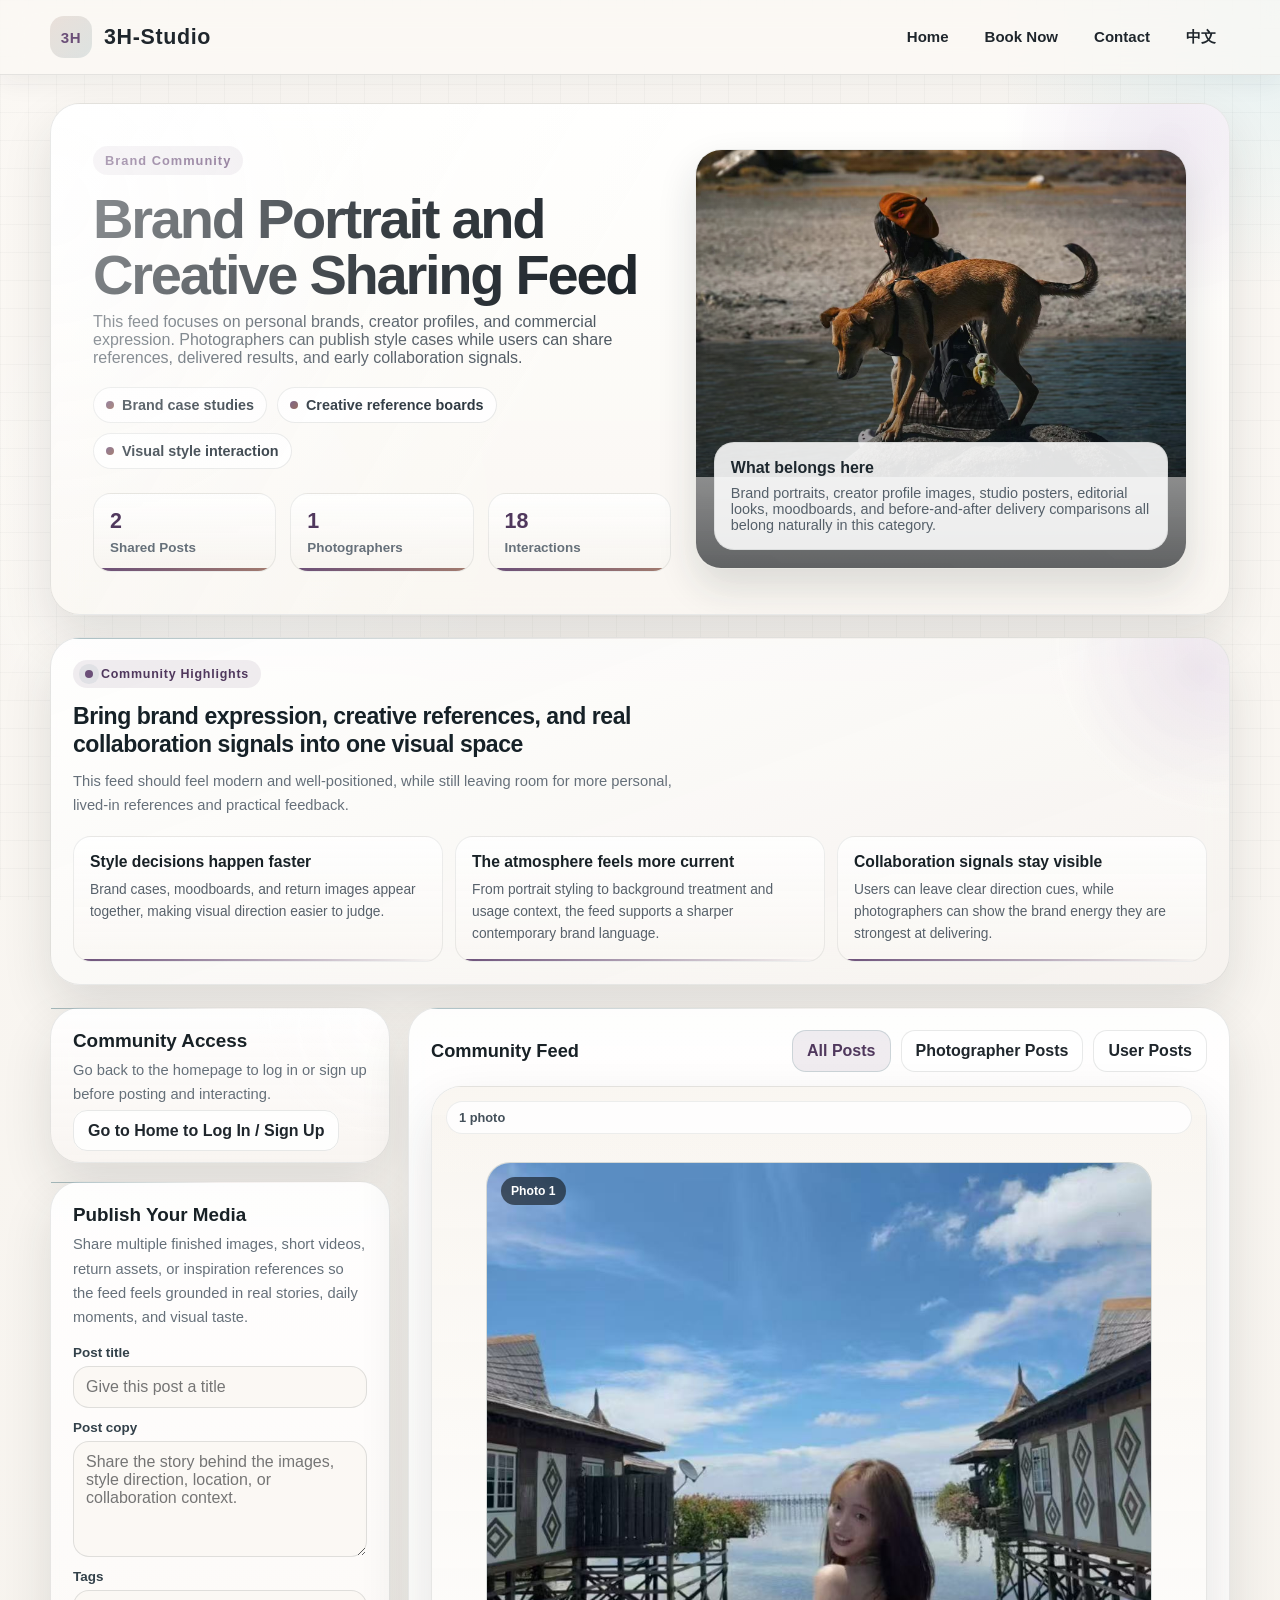
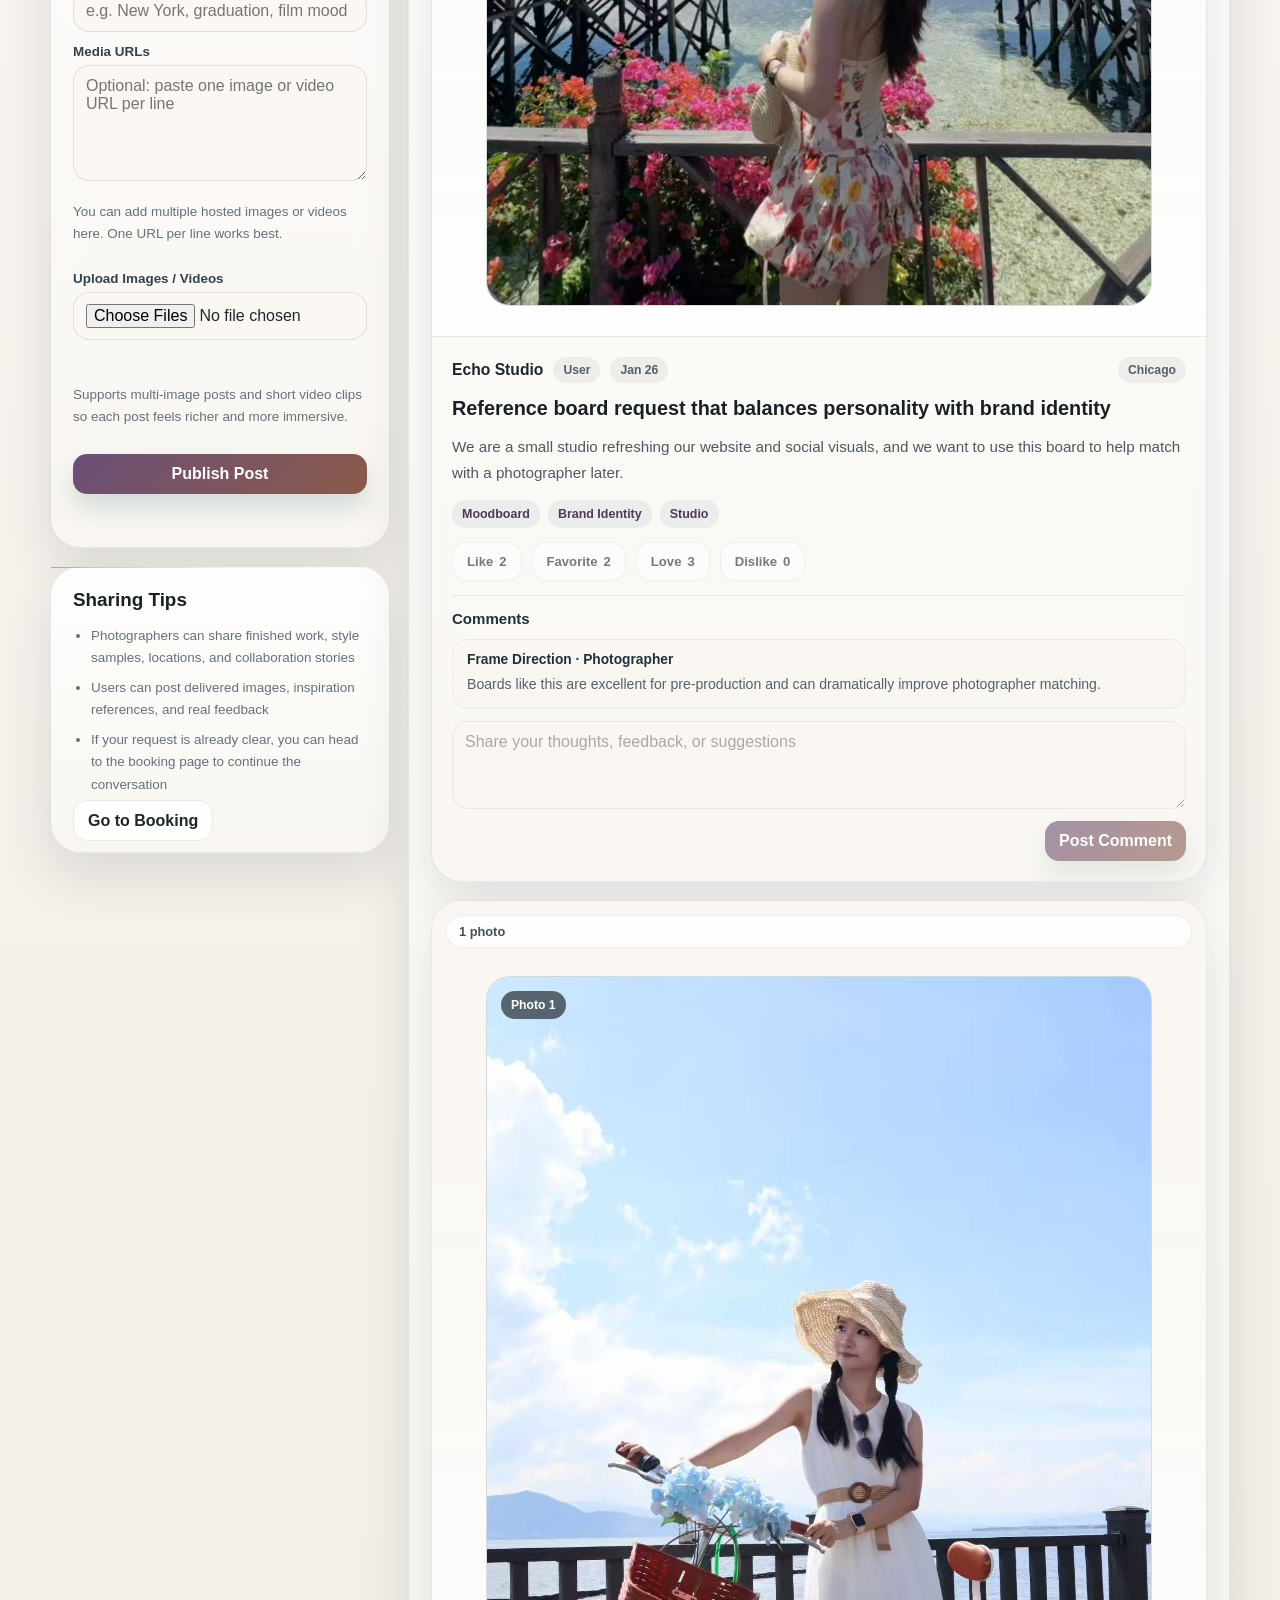
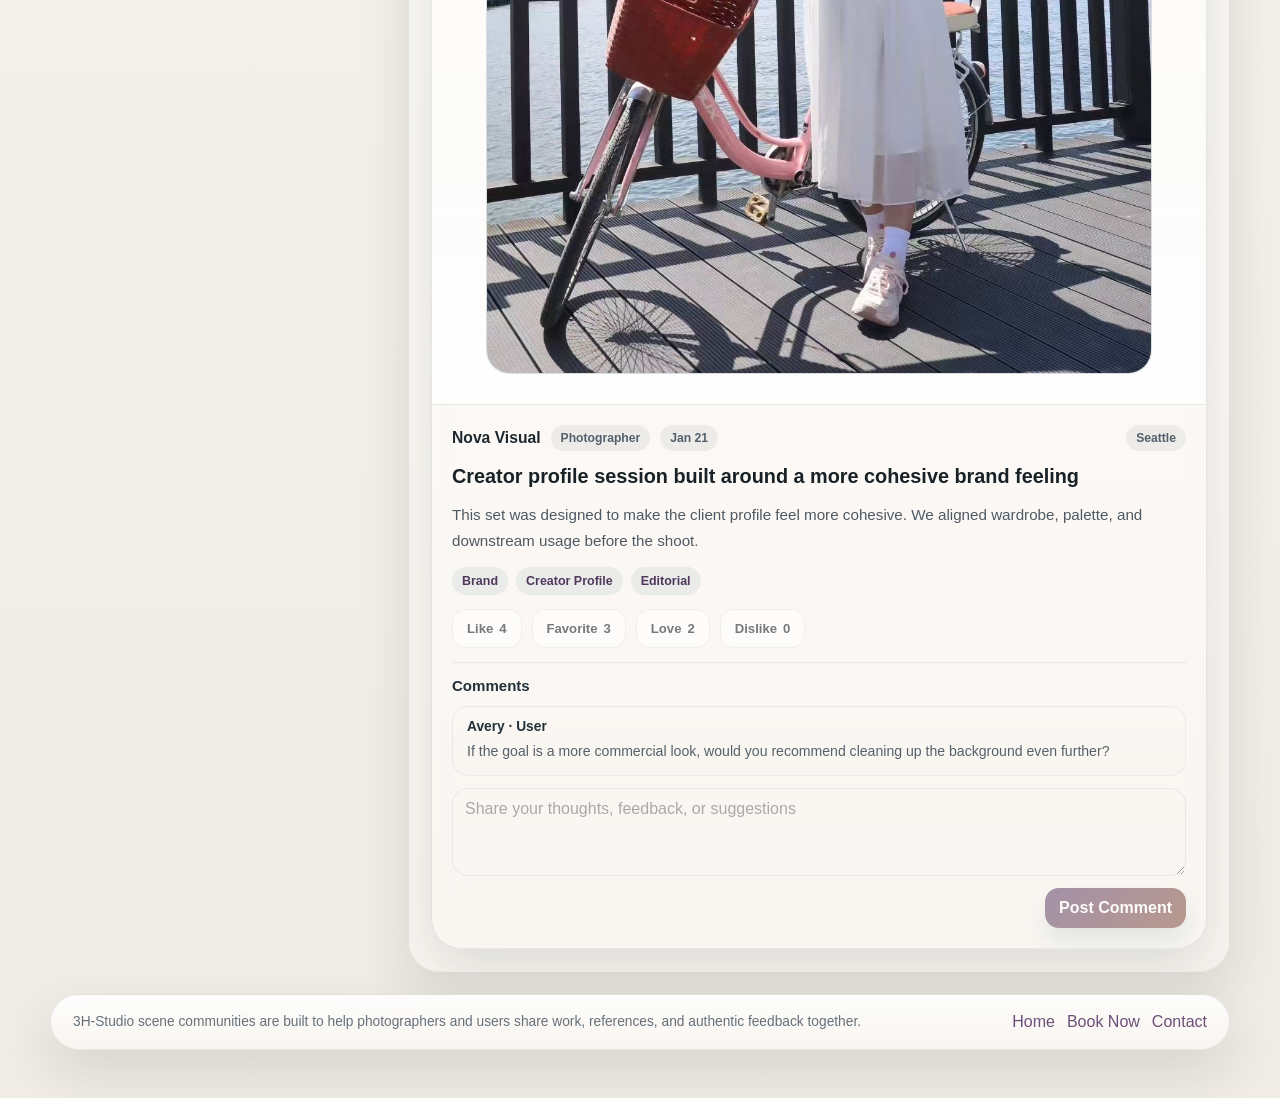
<file: brand-community-en.html>
<!DOCTYPE html>
<html lang="en">
<head>
  <meta charset="UTF-8" />
  <meta name="viewport" content="width=device-width, initial-scale=1.0" />
  <title>3H-Studio | Brand Community</title>
  <link rel="stylesheet" href="assets/community-hub.css" />
</head>
<body>
  <div data-community-app data-scene="brand" data-locale="en" data-peer-url="brand-community.html"></div>
  <script src="assets/community-hub.js"></script>
</body>
</html>
</file>
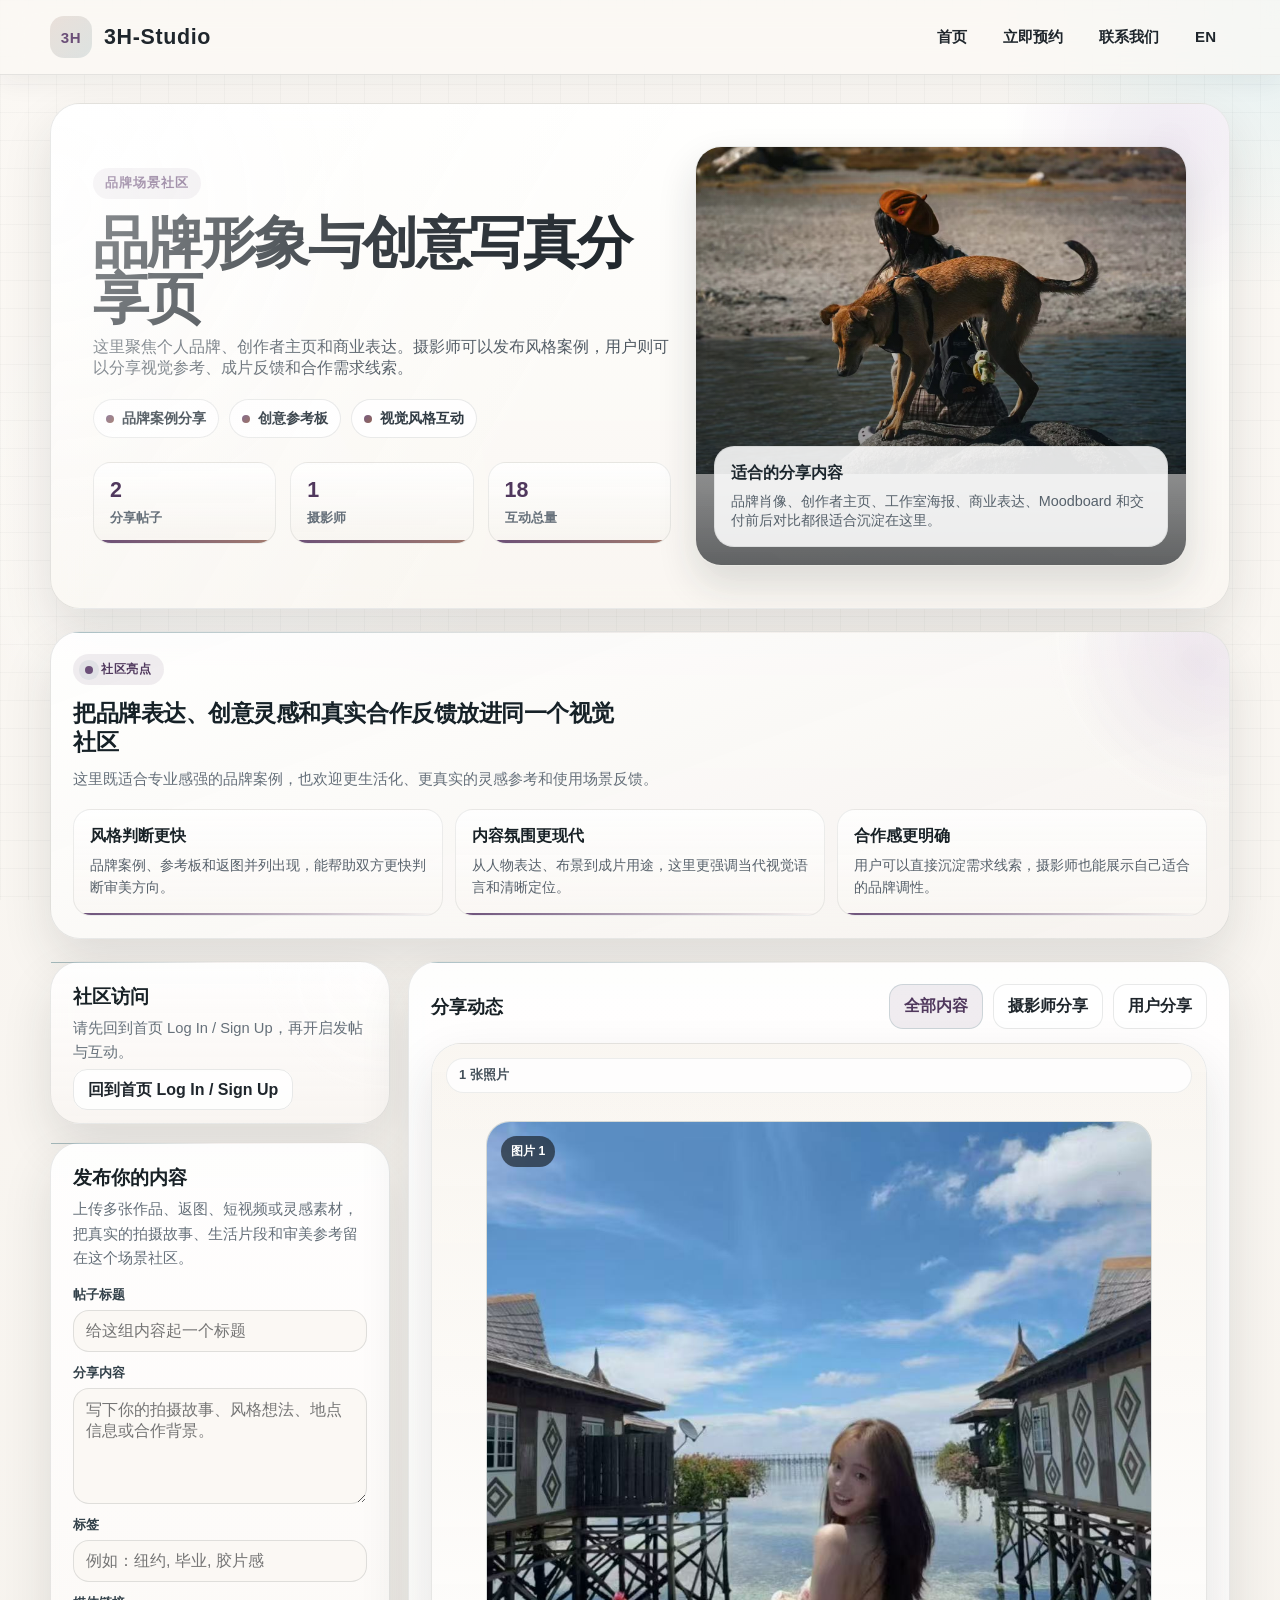
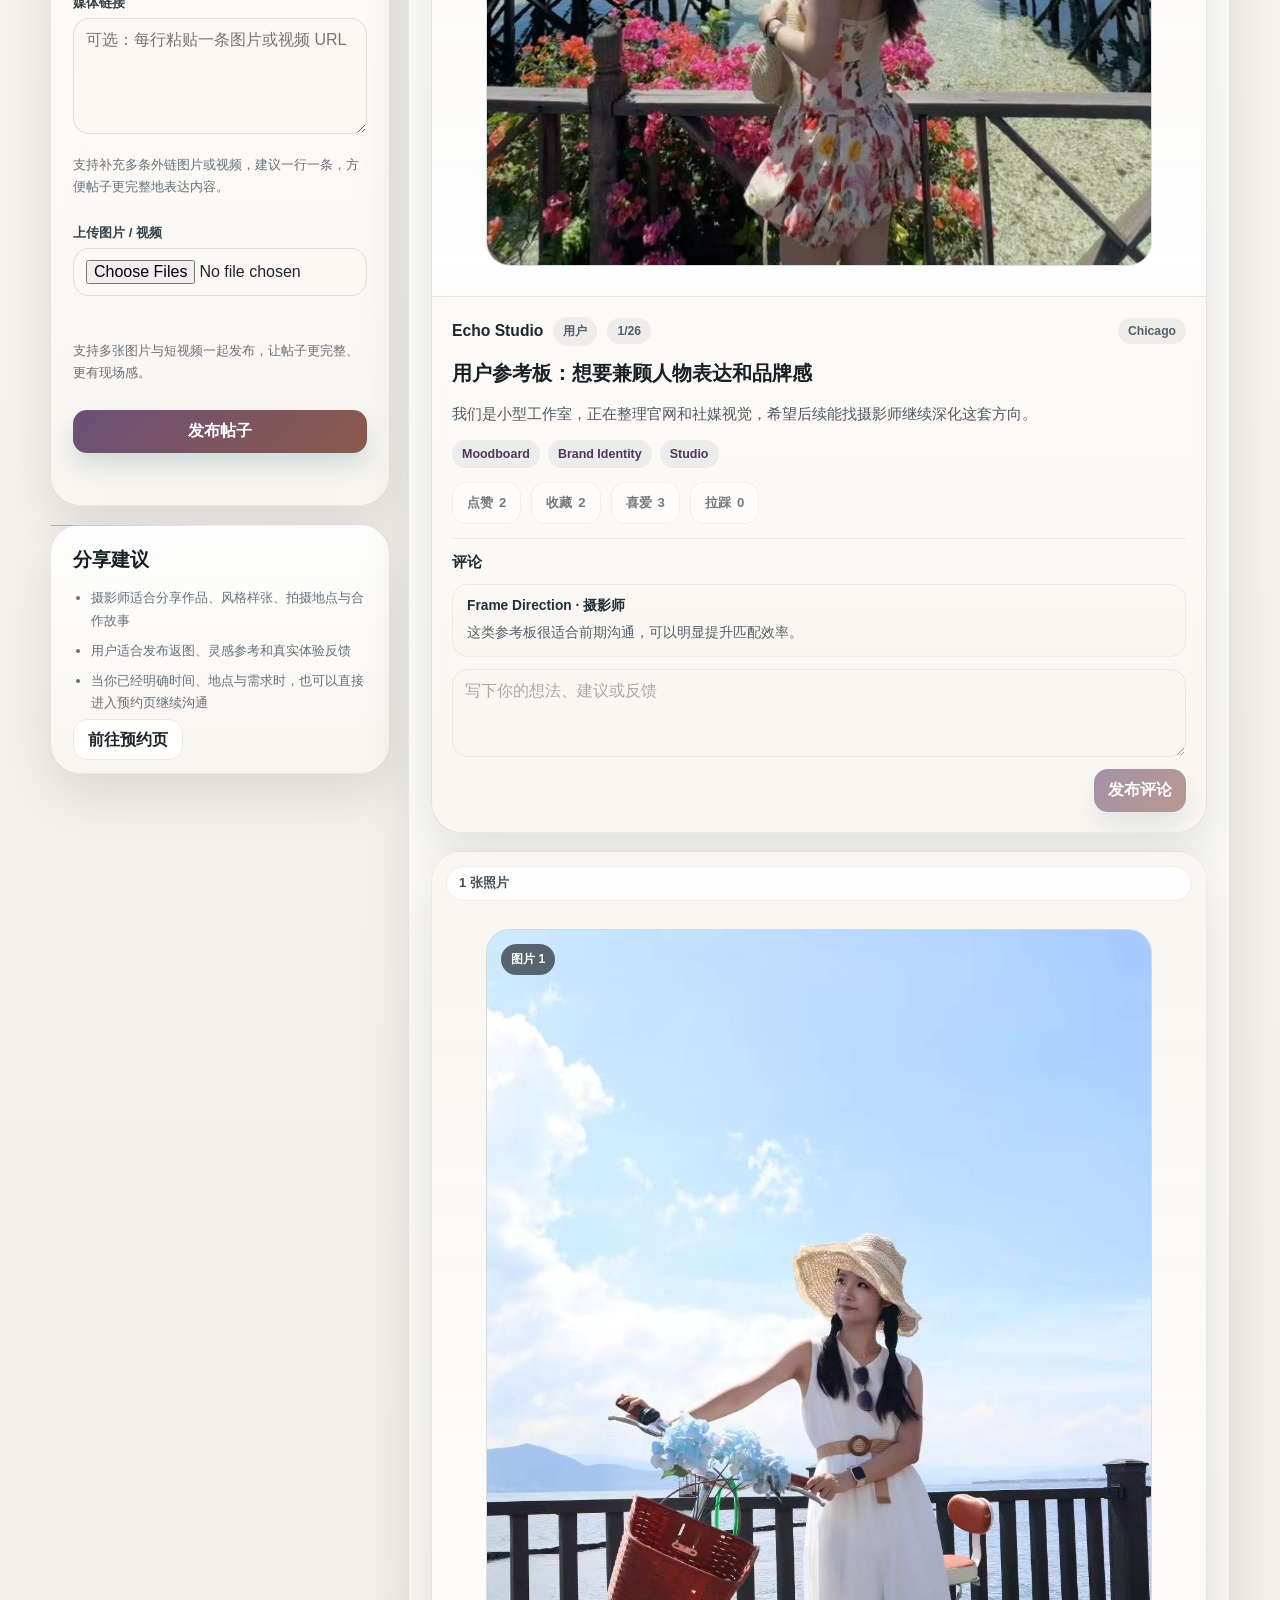
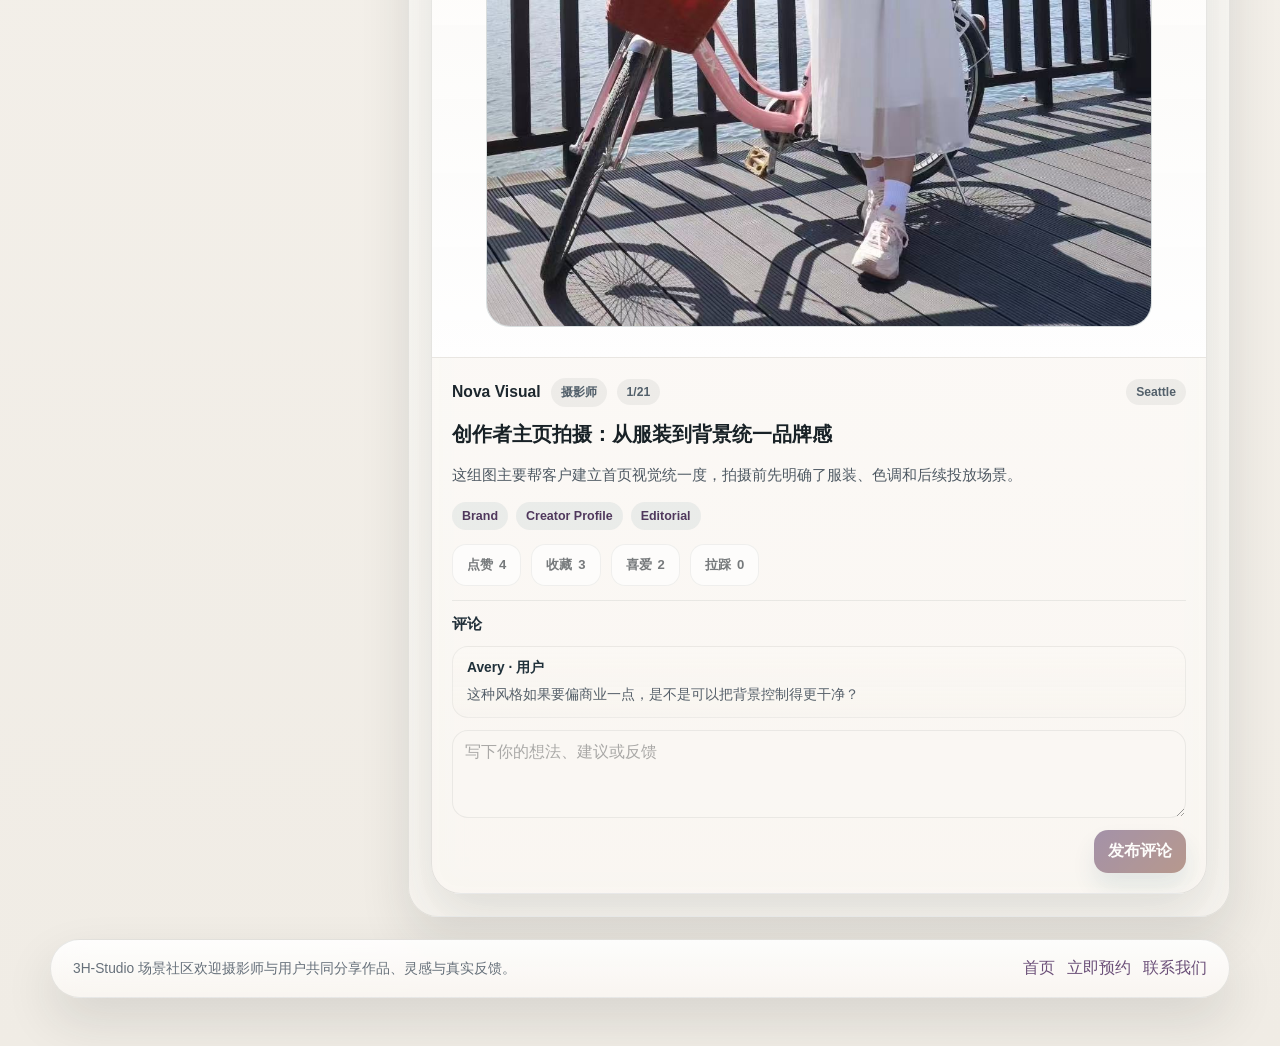
<file: brand-community.html>
<!DOCTYPE html>
<html lang="zh-CN">
<head>
  <meta charset="UTF-8" />
  <meta name="viewport" content="width=device-width, initial-scale=1.0" />
  <title>3H-Studio | 品牌形象与创意写真社区</title>
  <link rel="stylesheet" href="assets/community-hub.css" />
</head>
<body>
  <div data-community-app data-scene="brand" data-locale="zh" data-peer-url="brand-community-en.html"></div>
  <script src="assets/community-hub.js"></script>
</body>
</html>
</file>
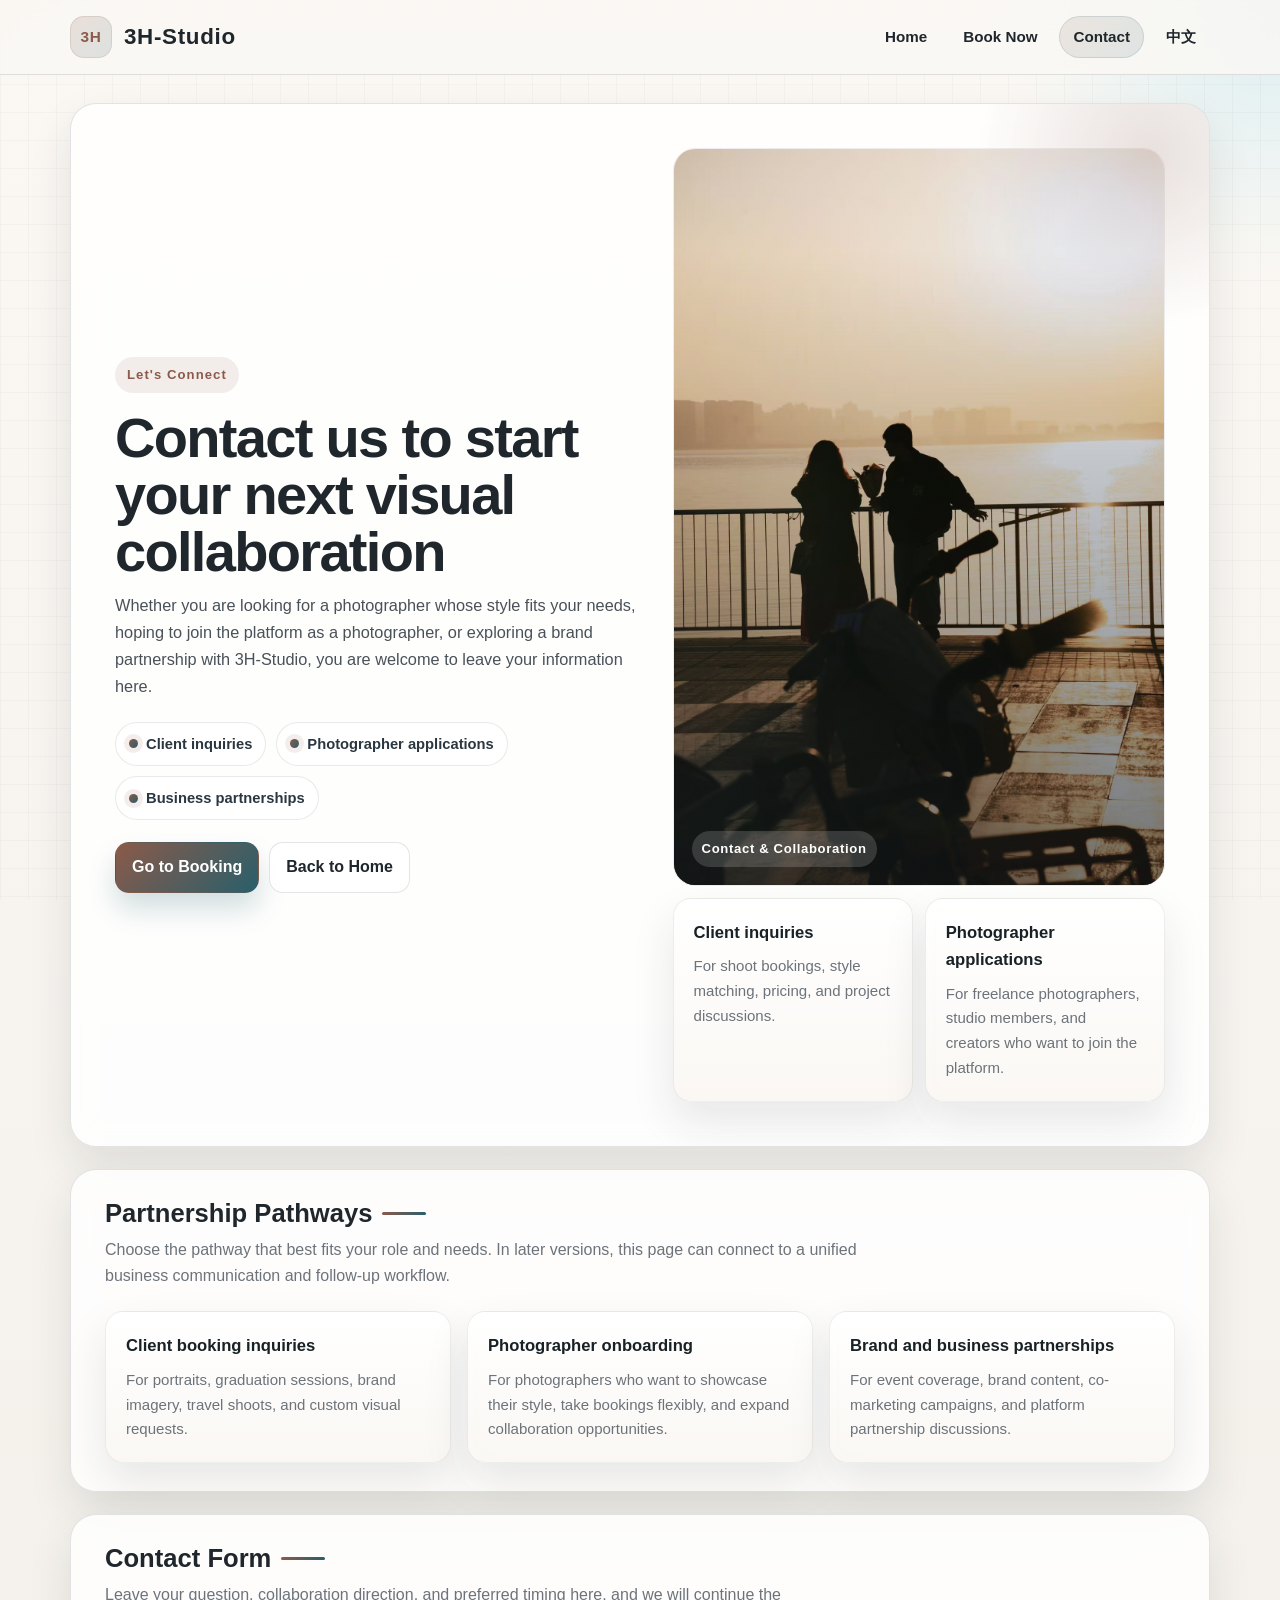
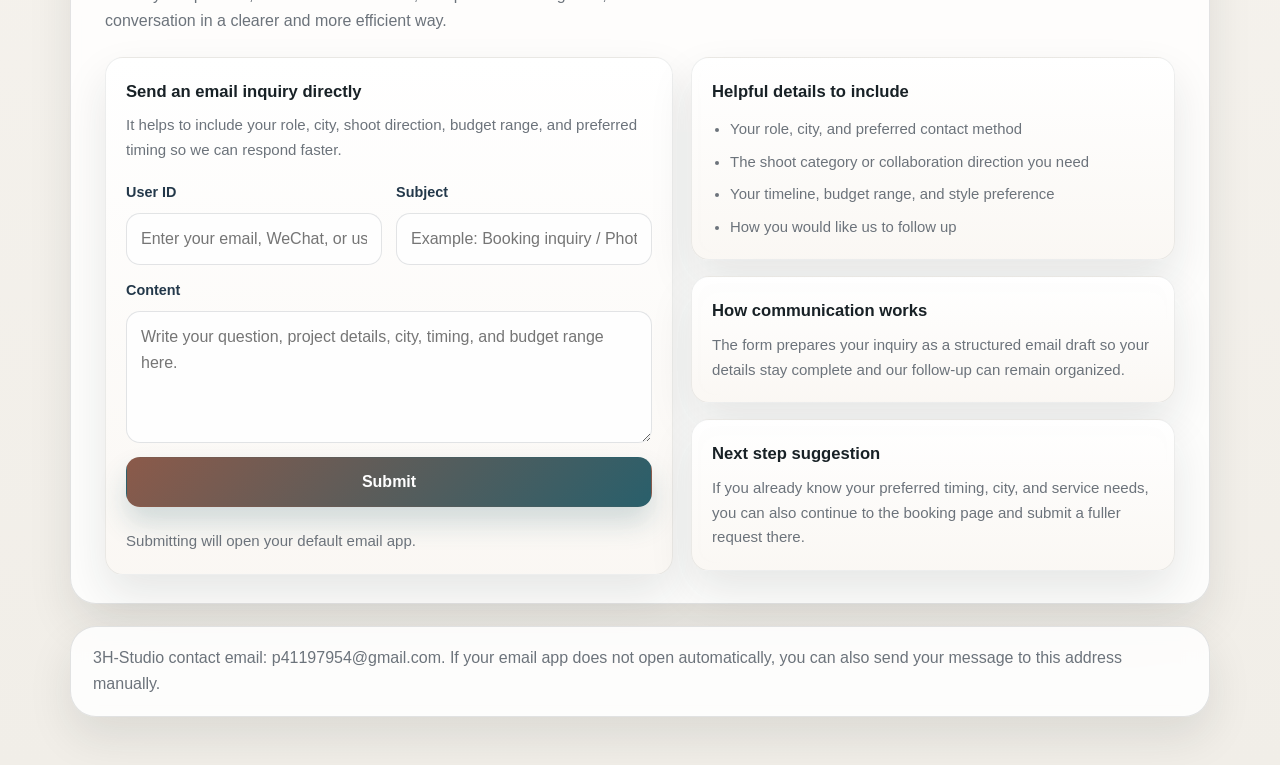
<file: contact-en.html>
<!DOCTYPE html>
<html lang="en">
<head>
  <meta charset="UTF-8" />
  <meta name="viewport" content="width=device-width, initial-scale=1.0" />
  <title>3H-Studio | Contact</title>
  <style>
    :root {
      --bg-1: #fbf8f4;
      --bg-2: #f1eee8;
      --surface: rgba(255, 255, 255, 0.84);
      --surface-strong: #fffdf9;
      --text: #1f262c;
      --muted: #6c737b;
      --brand: #8b5a4a;
      --brand-2: #295f6b;
      --line: rgba(31, 38, 44, 0.12);
      --ring: rgba(41, 95, 107, 0.18);
      --shadow: 0 20px 44px rgba(31, 38, 44, 0.1);
      --radius-lg: 18px;
      --radius-xl: 26px;
    }

    * {
      box-sizing: border-box;
    }

    html {
      scroll-behavior: smooth;
    }

    body {
      margin: 0;
      min-height: 100vh;
      font-family: "PingFang SC", "Hiragino Sans GB", "Microsoft YaHei", "Noto Sans SC", "Avenir Next", "Trebuchet MS", "Segoe UI", sans-serif;
      color: var(--text);
      line-height: 1.65;
      background:
        radial-gradient(900px circle at -10% -10%, #f4ddcf 0%, transparent 38%),
        radial-gradient(860px circle at 100% 0%, #dbeef1 0%, transparent 32%),
        linear-gradient(180deg, var(--bg-1) 0%, var(--bg-2) 100%);
    }

    body::before {
      content: "";
      position: fixed;
      inset: 0;
      background-image:
        linear-gradient(rgba(31, 38, 44, 0.028) 1px, transparent 1px),
        linear-gradient(90deg, rgba(31, 38, 44, 0.028) 1px, transparent 1px);
      background-size: 28px 28px;
      pointer-events: none;
      z-index: -1;
    }

    a {
      color: var(--brand-2);
      text-decoration: none;
    }

    a:hover {
      text-decoration: underline;
      text-underline-offset: 3px;
    }

    button,
    input,
    select,
    textarea {
      font: inherit;
    }

    .site-header {
      position: sticky;
      top: 0;
      z-index: 30;
      backdrop-filter: blur(12px);
      background: rgba(251, 248, 244, 0.82);
      border-bottom: 1px solid var(--line);
    }

    .header-inner {
      max-width: 1180px;
      margin: 0 auto;
      padding: 16px 20px;
      display: flex;
      align-items: center;
      justify-content: space-between;
      gap: 16px;
    }

    .brand {
      display: inline-flex;
      align-items: center;
      gap: 12px;
      font-family: "Optima", "PingFang SC", "Hiragino Sans GB", "Microsoft YaHei", "Noto Sans SC", "Avenir Next Condensed", "Trebuchet MS", sans-serif;
      color: var(--text);
      font-size: 1.4rem;
      font-weight: 700;
      letter-spacing: 0.03em;
    }

    .brand-mark {
      width: 42px;
      height: 42px;
      display: grid;
      place-items: center;
      border-radius: 14px;
      background: linear-gradient(135deg, rgba(139, 90, 74, 0.16), rgba(41, 95, 107, 0.14));
      color: var(--brand);
      font-size: 0.96rem;
      font-weight: 900;
      box-shadow: inset 0 0 0 1px rgba(139, 90, 74, 0.14);
    }

    .brand:hover {
      text-decoration: none;
      opacity: 0.9;
    }

    .nav-list {
      list-style: none;
      margin: 0;
      padding: 0;
      display: flex;
      flex-wrap: wrap;
      gap: 8px;
    }

    .nav-list a {
      display: inline-block;
      padding: 8px 14px;
      border-radius: 999px;
      color: var(--text);
      font-size: 0.95rem;
      font-weight: 700;
      transition: transform 160ms ease, background-color 160ms ease, box-shadow 160ms ease;
    }

    .nav-list a:hover {
      text-decoration: none;
      background: #ffffff;
      transform: translateY(-1px);
    }

    .nav-list a[aria-current="page"] {
      background: linear-gradient(135deg, rgba(139, 90, 74, 0.12), rgba(41, 95, 107, 0.12));
      box-shadow: inset 0 0 0 1px rgba(41, 95, 107, 0.14);
    }

    .page-shell {
      max-width: 1180px;
      margin: 0 auto;
      padding: 28px 20px 48px;
    }

    .hero-card,
    .section-card,
    .contact-card,
    .form-card,
    .note-card,
    .footer-card {
      background: var(--surface);
      border: 1px solid var(--line);
      border-radius: var(--radius-xl);
      box-shadow: var(--shadow);
      backdrop-filter: blur(12px);
    }

    .hero-card {
      position: relative;
      overflow: hidden;
      padding: clamp(26px, 4vw, 44px);
      animation: fade-up 520ms ease both;
    }

    .hero-card::after {
      content: "";
      position: absolute;
      width: 360px;
      height: 360px;
      right: -120px;
      top: -130px;
      border-radius: 50%;
      background: radial-gradient(circle, rgba(139, 90, 74, 0.18) 0%, transparent 68%);
      pointer-events: none;
    }

    .hero-grid {
      display: grid;
      grid-template-columns: 1.04fr 0.96fr;
      gap: 24px;
      align-items: center;
    }

    .eyebrow {
      display: inline-flex;
      align-items: center;
      gap: 8px;
      padding: 7px 12px;
      border-radius: 999px;
      background: rgba(139, 90, 74, 0.1);
      color: var(--brand);
      font-size: 0.82rem;
      font-weight: 800;
      letter-spacing: 0.08em;
    }

    .hero-title {
      margin: 16px 0 12px;
      max-width: 760px;
      font-family: "Optima", "PingFang SC", "Hiragino Sans GB", "Microsoft YaHei", "Noto Sans SC", "Avenir Next Condensed", "Trebuchet MS", sans-serif;
      font-size: clamp(2.2rem, 5vw, 3.5rem);
      line-height: 1.02;
      letter-spacing: -0.03em;
    }

    .hero-text {
      max-width: 700px;
      margin: 0;
      color: #495159;
      font-size: 1.02rem;
    }

    .chip-row {
      display: flex;
      flex-wrap: wrap;
      gap: 10px;
      margin-top: 22px;
    }

    .chip {
      display: inline-flex;
      align-items: center;
      gap: 8px;
      padding: 9px 13px;
      border-radius: 999px;
      border: 1px solid rgba(31, 38, 44, 0.1);
      background: rgba(255, 255, 255, 0.74);
      color: #2a3741;
      font-size: 0.92rem;
      font-weight: 700;
    }

    .chip-mark {
      width: 9px;
      height: 9px;
      border-radius: 50%;
      background: linear-gradient(135deg, var(--brand), var(--brand-2));
      box-shadow: 0 0 0 5px rgba(139, 90, 74, 0.1);
    }

    .hero-actions {
      display: flex;
      flex-wrap: wrap;
      gap: 10px;
      margin-top: 22px;
    }

    .cta-button,
    .ghost-button,
    .submit-button {
      display: inline-flex;
      align-items: center;
      justify-content: center;
      gap: 8px;
      min-height: 46px;
      padding: 11px 16px;
      border-radius: 14px;
      border: 1px solid transparent;
      font-weight: 800;
      transition: transform 160ms ease, box-shadow 160ms ease, border-color 160ms ease;
      cursor: pointer;
    }

    .cta-button,
    .submit-button {
      background: linear-gradient(135deg, var(--brand), var(--brand-2));
      color: #ffffff;
      box-shadow: 0 16px 28px rgba(41, 95, 107, 0.2);
    }

    .ghost-button {
      background: rgba(255, 255, 255, 0.8);
      color: var(--text);
      border-color: var(--line);
    }

    .cta-button:hover,
    .ghost-button:hover,
    .submit-button:hover {
      text-decoration: none;
      transform: translateY(-2px);
    }

    .contact-stack {
      display: grid;
      grid-template-columns: repeat(2, minmax(0, 1fr));
      gap: 12px;
    }

    .contact-visual {
      position: relative;
      grid-column: 1 / -1;
      min-height: 230px;
      overflow: hidden;
      border-radius: 22px;
      border: 1px solid rgba(31, 38, 44, 0.08);
    }

    .contact-visual img {
      width: 100%;
      height: 100%;
      display: block;
      object-fit: cover;
      object-position: center 30%;
    }

    .contact-visual::after {
      content: "";
      position: absolute;
      inset: 0;
      background:
        linear-gradient(180deg, rgba(10, 15, 18, 0.04) 14%, rgba(10, 15, 18, 0.56) 100%),
        linear-gradient(35deg, rgba(255, 255, 255, 0.1), transparent 54%);
    }

    .visual-label {
      position: absolute;
      left: 18px;
      bottom: 18px;
      z-index: 1;
      display: inline-flex;
      padding: 7px 10px;
      border-radius: 999px;
      background: rgba(255, 255, 255, 0.16);
      color: #ffffff;
      font-size: 0.82rem;
      font-weight: 800;
      letter-spacing: 0.05em;
    }

    .contact-card,
    .form-card,
    .note-card {
      padding: 20px;
      border-radius: var(--radius-lg);
      background: linear-gradient(180deg, rgba(255, 255, 255, 0.94), rgba(250, 247, 243, 0.94));
      border: 1px solid rgba(31, 38, 44, 0.08);
    }

    .contact-card h3,
    .note-card h3,
    .form-card h3 {
      margin: 0;
      font-size: 1.04rem;
      color: #182126;
    }

    .contact-card p,
    .note-card p,
    .form-card p {
      margin: 8px 0 0;
      color: var(--muted);
      font-size: 0.94rem;
    }

    .content-grid {
      display: grid;
      gap: 22px;
      margin-top: 22px;
    }

    .section-card {
      padding: 28px clamp(18px, 4vw, 34px);
      animation: fade-up 560ms ease both;
    }

    .section-title {
      margin: 0 0 8px;
      display: inline-flex;
      align-items: center;
      gap: 10px;
      font-family: "Optima", "PingFang SC", "Hiragino Sans GB", "Microsoft YaHei", "Noto Sans SC", "Avenir Next Condensed", "Trebuchet MS", sans-serif;
      font-size: clamp(1.45rem, 2vw, 1.85rem);
      line-height: 1.2;
    }

    .section-title::after {
      content: "";
      width: 44px;
      height: 3px;
      border-radius: 999px;
      background: linear-gradient(90deg, var(--brand), var(--brand-2));
    }

    .section-copy {
      margin: 0;
      color: var(--muted);
      max-width: 760px;
    }

    .detail-grid {
      display: grid;
      grid-template-columns: repeat(3, minmax(0, 1fr));
      gap: 16px;
      margin-top: 22px;
    }

    .form-layout {
      display: grid;
      grid-template-columns: 1.08fr 0.92fr;
      gap: 18px;
      margin-top: 22px;
      align-items: start;
    }

    .contact-form {
      display: grid;
      gap: 14px;
      margin-top: 18px;
    }

    .field-grid {
      display: grid;
      grid-template-columns: repeat(2, minmax(0, 1fr));
      gap: 14px;
    }

    .field {
      display: grid;
      gap: 8px;
    }

    .field label {
      font-size: 0.9rem;
      font-weight: 800;
      color: #23384a;
    }

    .field input,
    .field select,
    .field textarea {
      min-height: 48px;
      border-radius: 14px;
      border: 1px solid rgba(19, 37, 52, 0.12);
      background: rgba(255, 255, 255, 0.94);
      padding: 12px 14px;
      color: var(--text);
      transition: border-color 160ms ease, box-shadow 160ms ease;
    }

    .field textarea {
      min-height: 132px;
      resize: vertical;
    }

    .field input:focus,
    .field select:focus,
    .field textarea:focus {
      outline: none;
      border-color: rgba(41, 95, 107, 0.28);
      box-shadow: 0 0 0 4px rgba(41, 95, 107, 0.12);
    }

    .form-note {
      margin-top: 12px;
      color: var(--muted);
      font-size: 0.9rem;
    }

    .note-stack {
      display: grid;
      gap: 16px;
    }

    .info-list {
      margin: 12px 0 0;
      padding-left: 18px;
      color: var(--muted);
      font-size: 0.93rem;
    }

    .info-list li + li {
      margin-top: 8px;
    }

    .footer-card {
      margin-top: 22px;
      padding: 18px 22px;
      display: flex;
      justify-content: space-between;
      align-items: center;
      gap: 18px;
      color: var(--muted);
    }

    .footer-links {
      display: flex;
      flex-wrap: wrap;
      gap: 14px;
    }

    .footer-links a {
      font-weight: 700;
    }

    @keyframes fade-up {
      from {
        opacity: 0;
        transform: translateY(14px);
      }
      to {
        opacity: 1;
        transform: translateY(0);
      }
    }

    @media (max-width: 1080px) {
      .hero-grid,
      .detail-grid,
      .form-layout {
        grid-template-columns: 1fr;
      }
    }

    @media (max-width: 640px) {
      .header-inner,
      .hero-actions,
      .footer-card {
        flex-direction: column;
        align-items: flex-start;
      }

      .nav-list {
        width: 100%;
      }

      .nav-list li {
        flex: 1 1 auto;
      }

      .nav-list a {
        width: 100%;
        text-align: center;
      }

      .contact-stack,
      .field-grid {
        grid-template-columns: 1fr;
      }
    }
  </style>
</head>
<body>
  <header class="site-header">
    <div class="header-inner">
      <a class="brand" href="index-en.html">
        <span class="brand-mark">3H</span>
        <span>3H-Studio</span>
      </a>
      <nav aria-label="Site navigation">
        <ul class="nav-list">
          <li><a href="index-en.html">Home</a></li>
          <li><a href="booking-en.html">Book Now</a></li>
          <li><a href="contact-en.html" aria-current="page">Contact</a></li>
          <li><a href="contact.html" lang="zh-CN">中文</a></li>
        </ul>
      </nav>
    </div>
  </header>

  <main class="page-shell">
    <section class="hero-card" aria-labelledby="page-title">
      <div class="hero-grid">
        <div>
          <span class="eyebrow">Let's Connect</span>
          <h1 id="page-title" class="hero-title">Contact us to start your next visual collaboration</h1>
          <p class="hero-text">
            Whether you are looking for a photographer whose style fits your needs, hoping to join the platform as a photographer, or exploring a brand partnership with 3H-Studio, you are welcome to leave your information here.
          </p>
          <div class="chip-row" aria-label="Contact pathways">
            <span class="chip"><span class="chip-mark" aria-hidden="true"></span>Client inquiries</span>
            <span class="chip"><span class="chip-mark" aria-hidden="true"></span>Photographer applications</span>
            <span class="chip"><span class="chip-mark" aria-hidden="true"></span>Business partnerships</span>
          </div>
          <div class="hero-actions">
            <a class="cta-button" href="booking-en.html">Go to Booking</a>
            <a class="ghost-button" href="index-en.html">Back to Home</a>
          </div>
        </div>

        <aside class="contact-stack">
          <div class="contact-visual">
            <img src="assets/picture1.jpg" alt="3H-Studio contact page hero visual" />
            <span class="visual-label">Contact & Collaboration</span>
          </div>
          <article class="contact-card">
            <h3>Client inquiries</h3>
            <p>For shoot bookings, style matching, pricing, and project discussions.</p>
          </article>
          <article class="contact-card">
            <h3>Photographer applications</h3>
            <p>For freelance photographers, studio members, and creators who want to join the platform.</p>
          </article>
        </aside>
      </div>
    </section>

    <div class="content-grid">
      <section class="section-card" aria-labelledby="pathways-title">
        <h2 id="pathways-title" class="section-title">Partnership Pathways</h2>
        <p class="section-copy">
          Choose the pathway that best fits your role and needs. In later versions, this page can connect to a unified business communication and follow-up workflow.
        </p>

        <div class="detail-grid">
          <article class="contact-card">
            <h3>Client booking inquiries</h3>
            <p>For portraits, graduation sessions, brand imagery, travel shoots, and custom visual requests.</p>
          </article>
          <article class="contact-card">
            <h3>Photographer onboarding</h3>
            <p>For photographers who want to showcase their style, take bookings flexibly, and expand collaboration opportunities.</p>
          </article>
          <article class="contact-card">
            <h3>Brand and business partnerships</h3>
            <p>For event coverage, brand content, co-marketing campaigns, and platform partnership discussions.</p>
          </article>
        </div>
      </section>

      <section class="section-card" aria-labelledby="form-title">
        <h2 id="form-title" class="section-title">Contact Form</h2>
        <p class="section-copy">
          Leave your question, collaboration direction, and preferred timing here, and we will continue the conversation in a clearer and more efficient way.
        </p>

        <div class="form-layout">
          <article class="form-card">
            <h3>Send an email inquiry directly</h3>
            <p>It helps to include your role, city, shoot direction, budget range, and preferred timing so we can respond faster.</p>

            <form class="contact-form" data-mailto-form data-recipient="p41197954@gmail.com" data-locale="en">
              <div class="field-grid">
                <div class="field">
                  <label for="contact-userid">User ID</label>
                  <input id="contact-userid" type="text" placeholder="Enter your email, WeChat, or user ID" data-mailto-userid />
                </div>
                <div class="field">
                  <label for="contact-subject">Subject</label>
                  <input id="contact-subject" type="text" placeholder="Example: Booking inquiry / Photographer onboarding / Brand collaboration" data-mailto-subject />
                </div>
              </div>

              <div class="field">
                <label for="contact-message">Content</label>
                <textarea id="contact-message" placeholder="Write your question, project details, city, timing, and budget range here." data-mailto-content></textarea>
              </div>

              <button class="submit-button" type="submit">Submit</button>
              <p class="form-note" data-mailto-status aria-live="polite">Submitting will open your default email app.</p>
            </form>
          </article>

          <div class="note-stack">
            <article class="note-card">
              <h3>Helpful details to include</h3>
              <ul class="info-list">
                <li>Your role, city, and preferred contact method</li>
                <li>The shoot category or collaboration direction you need</li>
                <li>Your timeline, budget range, and style preference</li>
                <li>How you would like us to follow up</li>
              </ul>
            </article>

            <article class="note-card">
              <h3>How communication works</h3>
              <p>The form prepares your inquiry as a structured email draft so your details stay complete and our follow-up can remain organized.</p>
            </article>

            <article class="note-card">
              <h3>Next step suggestion</h3>
              <p>If you already know your preferred timing, city, and service needs, you can also continue to the booking page and submit a fuller request there.</p>
            </article>
          </div>
        </div>
      </section>
    </div>

    <footer class="footer-card">
      <span>3H-Studio contact email: p41197954@gmail.com. If your email app does not open automatically, you can also send your message to this address manually.</span>
    </footer>
  </main>
  <script src="assets/mailto-form.js"></script>
</body>
</html>
</file>
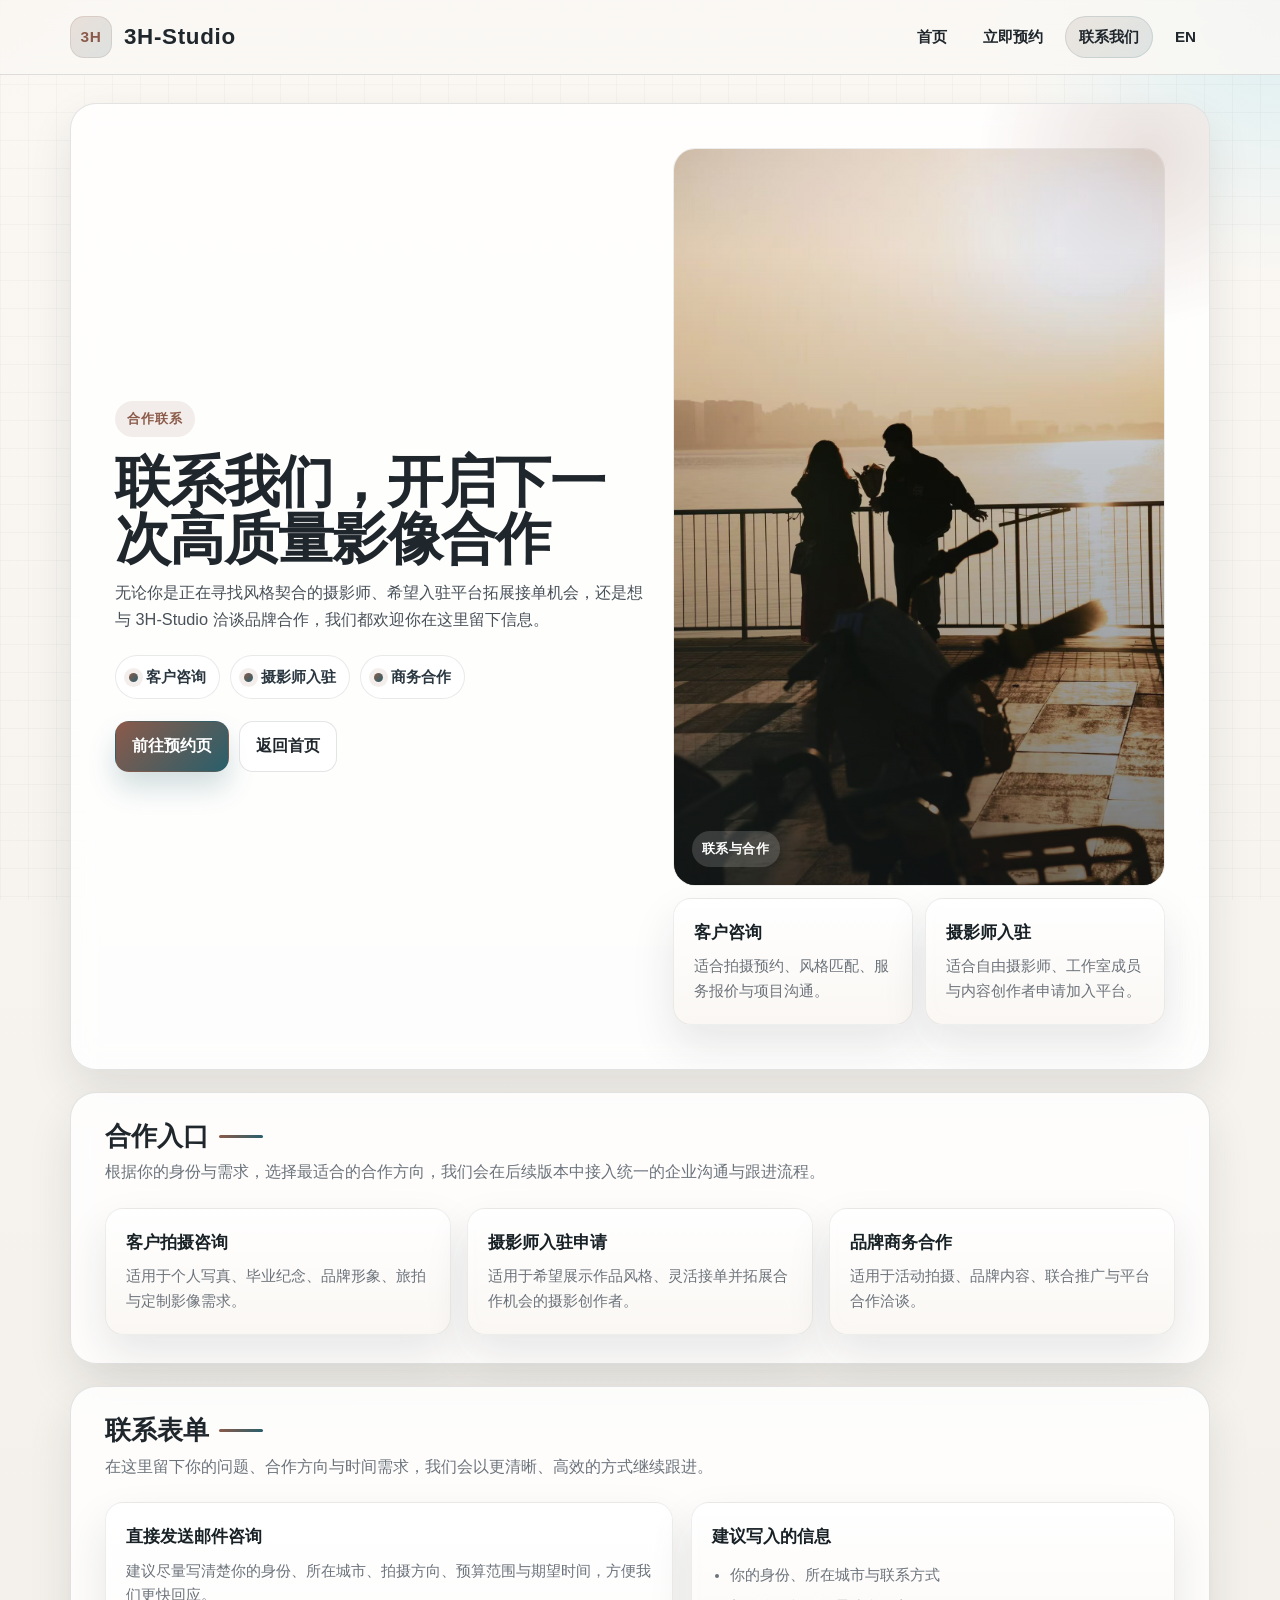
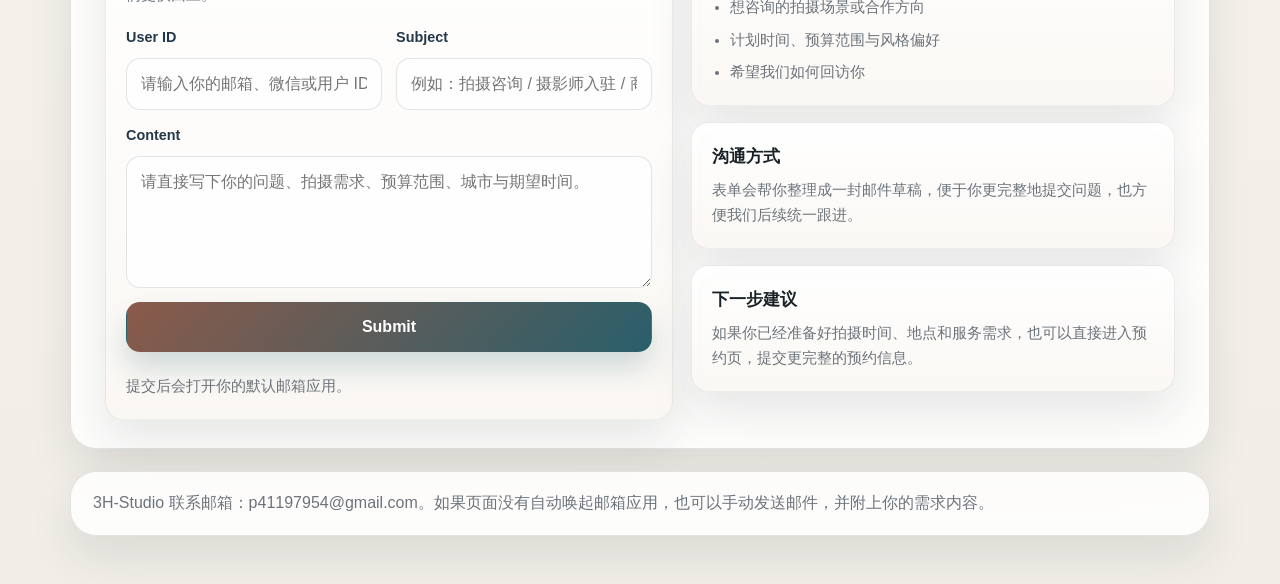
<file: contact.html>
<!DOCTYPE html>
<html lang="zh-CN">
<head>
  <meta charset="UTF-8" />
  <meta name="viewport" content="width=device-width, initial-scale=1.0" />
  <title>3H-Studio | 联系我们</title>
  <style>
    :root {
      --bg-1: #fbf8f4;
      --bg-2: #f1eee8;
      --surface: rgba(255, 255, 255, 0.84);
      --surface-strong: #fffdf9;
      --text: #1f262c;
      --muted: #6c737b;
      --brand: #8b5a4a;
      --brand-2: #295f6b;
      --line: rgba(31, 38, 44, 0.12);
      --ring: rgba(41, 95, 107, 0.18);
      --shadow: 0 20px 44px rgba(31, 38, 44, 0.1);
      --radius-lg: 18px;
      --radius-xl: 26px;
    }

    * {
      box-sizing: border-box;
    }

    html {
      scroll-behavior: smooth;
    }

    body {
      margin: 0;
      min-height: 100vh;
      font-family: "PingFang SC", "Hiragino Sans GB", "Microsoft YaHei", "Noto Sans SC", "Avenir Next", "Trebuchet MS", "Segoe UI", sans-serif;
      color: var(--text);
      line-height: 1.65;
      background:
        radial-gradient(900px circle at -10% -10%, #f4ddcf 0%, transparent 38%),
        radial-gradient(860px circle at 100% 0%, #dbeef1 0%, transparent 32%),
        linear-gradient(180deg, var(--bg-1) 0%, var(--bg-2) 100%);
    }

    body::before {
      content: "";
      position: fixed;
      inset: 0;
      background-image:
        linear-gradient(rgba(31, 38, 44, 0.028) 1px, transparent 1px),
        linear-gradient(90deg, rgba(31, 38, 44, 0.028) 1px, transparent 1px);
      background-size: 28px 28px;
      pointer-events: none;
      z-index: -1;
    }

    a {
      color: var(--brand-2);
      text-decoration: none;
    }

    a:hover {
      text-decoration: underline;
      text-underline-offset: 3px;
    }

    button,
    input,
    select,
    textarea {
      font: inherit;
    }

    .site-header {
      position: sticky;
      top: 0;
      z-index: 30;
      backdrop-filter: blur(12px);
      background: rgba(251, 248, 244, 0.82);
      border-bottom: 1px solid var(--line);
    }

    .header-inner {
      max-width: 1180px;
      margin: 0 auto;
      padding: 16px 20px;
      display: flex;
      align-items: center;
      justify-content: space-between;
      gap: 16px;
    }

    .brand {
      display: inline-flex;
      align-items: center;
      gap: 12px;
      font-family: "Optima", "PingFang SC", "Hiragino Sans GB", "Microsoft YaHei", "Noto Sans SC", "Avenir Next Condensed", "Trebuchet MS", sans-serif;
      color: var(--text);
      font-size: 1.4rem;
      font-weight: 700;
      letter-spacing: 0.03em;
    }

    .brand-mark {
      width: 42px;
      height: 42px;
      display: grid;
      place-items: center;
      border-radius: 14px;
      background: linear-gradient(135deg, rgba(139, 90, 74, 0.16), rgba(41, 95, 107, 0.14));
      color: var(--brand);
      font-size: 0.96rem;
      font-weight: 900;
      box-shadow: inset 0 0 0 1px rgba(139, 90, 74, 0.14);
    }

    .brand:hover {
      text-decoration: none;
      opacity: 0.9;
    }

    .nav-list {
      list-style: none;
      margin: 0;
      padding: 0;
      display: flex;
      flex-wrap: wrap;
      gap: 8px;
    }

    .nav-list a {
      display: inline-block;
      padding: 8px 14px;
      border-radius: 999px;
      color: var(--text);
      font-size: 0.95rem;
      font-weight: 700;
      transition: transform 160ms ease, background-color 160ms ease, box-shadow 160ms ease;
    }

    .nav-list a:hover {
      text-decoration: none;
      background: #ffffff;
      transform: translateY(-1px);
    }

    .nav-list a[aria-current="page"] {
      background: linear-gradient(135deg, rgba(139, 90, 74, 0.12), rgba(41, 95, 107, 0.12));
      box-shadow: inset 0 0 0 1px rgba(41, 95, 107, 0.14);
    }

    .page-shell {
      max-width: 1180px;
      margin: 0 auto;
      padding: 28px 20px 48px;
    }

    .hero-card,
    .section-card,
    .contact-card,
    .form-card,
    .note-card,
    .footer-card {
      background: var(--surface);
      border: 1px solid var(--line);
      border-radius: var(--radius-xl);
      box-shadow: var(--shadow);
      backdrop-filter: blur(12px);
    }

    .hero-card {
      position: relative;
      overflow: hidden;
      padding: clamp(26px, 4vw, 44px);
      animation: fade-up 520ms ease both;
    }

    .hero-card::after {
      content: "";
      position: absolute;
      width: 360px;
      height: 360px;
      right: -120px;
      top: -130px;
      border-radius: 50%;
      background: radial-gradient(circle, rgba(139, 90, 74, 0.18) 0%, transparent 68%);
      pointer-events: none;
    }

    .hero-grid {
      display: grid;
      grid-template-columns: 1.04fr 0.96fr;
      gap: 24px;
      align-items: center;
    }

    .eyebrow {
      display: inline-flex;
      align-items: center;
      gap: 8px;
      padding: 7px 12px;
      border-radius: 999px;
      background: rgba(139, 90, 74, 0.1);
      color: var(--brand);
      font-size: 0.82rem;
      font-weight: 800;
      letter-spacing: 0.08em;
    }

    .hero-title {
      margin: 16px 0 12px;
      max-width: 760px;
      font-family: "Optima", "PingFang SC", "Hiragino Sans GB", "Microsoft YaHei", "Noto Sans SC", "Avenir Next Condensed", "Trebuchet MS", sans-serif;
      font-size: clamp(2.2rem, 5vw, 3.5rem);
      line-height: 1.02;
      letter-spacing: -0.03em;
    }

    .hero-text {
      max-width: 700px;
      margin: 0;
      color: #495159;
      font-size: 1.02rem;
    }

    .chip-row {
      display: flex;
      flex-wrap: wrap;
      gap: 10px;
      margin-top: 22px;
    }

    .chip {
      display: inline-flex;
      align-items: center;
      gap: 8px;
      padding: 9px 13px;
      border-radius: 999px;
      border: 1px solid rgba(31, 38, 44, 0.1);
      background: rgba(255, 255, 255, 0.74);
      color: #2a3741;
      font-size: 0.92rem;
      font-weight: 700;
    }

    .chip-mark {
      width: 9px;
      height: 9px;
      border-radius: 50%;
      background: linear-gradient(135deg, var(--brand), var(--brand-2));
      box-shadow: 0 0 0 5px rgba(139, 90, 74, 0.1);
    }

    .hero-actions {
      display: flex;
      flex-wrap: wrap;
      gap: 10px;
      margin-top: 22px;
    }

    .cta-button,
    .ghost-button,
    .submit-button {
      display: inline-flex;
      align-items: center;
      justify-content: center;
      gap: 8px;
      min-height: 46px;
      padding: 11px 16px;
      border-radius: 14px;
      border: 1px solid transparent;
      font-weight: 800;
      transition: transform 160ms ease, box-shadow 160ms ease, border-color 160ms ease;
      cursor: pointer;
    }

    .cta-button,
    .submit-button {
      background: linear-gradient(135deg, var(--brand), var(--brand-2));
      color: #ffffff;
      box-shadow: 0 16px 28px rgba(41, 95, 107, 0.2);
    }

    .ghost-button {
      background: rgba(255, 255, 255, 0.8);
      color: var(--text);
      border-color: var(--line);
    }

    .cta-button:hover,
    .ghost-button:hover,
    .submit-button:hover {
      text-decoration: none;
      transform: translateY(-2px);
    }

    .contact-stack {
      display: grid;
      grid-template-columns: repeat(2, minmax(0, 1fr));
      gap: 12px;
    }

    .contact-visual {
      position: relative;
      grid-column: 1 / -1;
      min-height: 230px;
      overflow: hidden;
      border-radius: 22px;
      border: 1px solid rgba(31, 38, 44, 0.08);
    }

    .contact-visual img {
      width: 100%;
      height: 100%;
      display: block;
      object-fit: cover;
      object-position: center 30%;
    }

    .contact-visual::after {
      content: "";
      position: absolute;
      inset: 0;
      background:
        linear-gradient(180deg, rgba(10, 15, 18, 0.04) 14%, rgba(10, 15, 18, 0.56) 100%),
        linear-gradient(35deg, rgba(255, 255, 255, 0.1), transparent 54%);
    }

    .visual-label {
      position: absolute;
      left: 18px;
      bottom: 18px;
      z-index: 1;
      display: inline-flex;
      padding: 7px 10px;
      border-radius: 999px;
      background: rgba(255, 255, 255, 0.16);
      color: #ffffff;
      font-size: 0.82rem;
      font-weight: 800;
      letter-spacing: 0.05em;
    }

    .contact-card,
    .form-card,
    .note-card {
      padding: 20px;
      border-radius: var(--radius-lg);
      background: linear-gradient(180deg, rgba(255, 255, 255, 0.94), rgba(250, 247, 243, 0.94));
      border: 1px solid rgba(31, 38, 44, 0.08);
    }

    .contact-card h3,
    .note-card h3,
    .form-card h3 {
      margin: 0;
      font-size: 1.04rem;
      color: #182126;
    }

    .contact-card p,
    .note-card p,
    .form-card p {
      margin: 8px 0 0;
      color: var(--muted);
      font-size: 0.94rem;
    }

    .content-grid {
      display: grid;
      gap: 22px;
      margin-top: 22px;
    }

    .section-card {
      padding: 28px clamp(18px, 4vw, 34px);
      animation: fade-up 560ms ease both;
    }

    .section-title {
      margin: 0 0 8px;
      display: inline-flex;
      align-items: center;
      gap: 10px;
      font-family: "Optima", "PingFang SC", "Hiragino Sans GB", "Microsoft YaHei", "Noto Sans SC", "Avenir Next Condensed", "Trebuchet MS", sans-serif;
      font-size: clamp(1.45rem, 2vw, 1.85rem);
      line-height: 1.2;
    }

    .section-title::after {
      content: "";
      width: 44px;
      height: 3px;
      border-radius: 999px;
      background: linear-gradient(90deg, var(--brand), var(--brand-2));
    }

    .section-copy {
      margin: 0;
      color: var(--muted);
      max-width: 760px;
    }

    .detail-grid {
      display: grid;
      grid-template-columns: repeat(3, minmax(0, 1fr));
      gap: 16px;
      margin-top: 22px;
    }

    .form-layout {
      display: grid;
      grid-template-columns: 1.08fr 0.92fr;
      gap: 18px;
      margin-top: 22px;
      align-items: start;
    }

    .contact-form {
      display: grid;
      gap: 14px;
      margin-top: 18px;
    }

    .field-grid {
      display: grid;
      grid-template-columns: repeat(2, minmax(0, 1fr));
      gap: 14px;
    }

    .field {
      display: grid;
      gap: 8px;
    }

    .field label {
      font-size: 0.9rem;
      font-weight: 800;
      color: #23384a;
    }

    .field input,
    .field select,
    .field textarea {
      min-height: 48px;
      border-radius: 14px;
      border: 1px solid rgba(19, 37, 52, 0.12);
      background: rgba(255, 255, 255, 0.94);
      padding: 12px 14px;
      color: var(--text);
      transition: border-color 160ms ease, box-shadow 160ms ease;
    }

    .field textarea {
      min-height: 132px;
      resize: vertical;
    }

    .field input:focus,
    .field select:focus,
    .field textarea:focus {
      outline: none;
      border-color: rgba(41, 95, 107, 0.28);
      box-shadow: 0 0 0 4px rgba(41, 95, 107, 0.12);
    }

    .form-note {
      margin-top: 12px;
      color: var(--muted);
      font-size: 0.9rem;
    }

    .note-stack {
      display: grid;
      gap: 16px;
    }

    .info-list {
      margin: 12px 0 0;
      padding-left: 18px;
      color: var(--muted);
      font-size: 0.93rem;
    }

    .info-list li + li {
      margin-top: 8px;
    }

    .footer-card {
      margin-top: 22px;
      padding: 18px 22px;
      display: flex;
      justify-content: space-between;
      align-items: center;
      gap: 18px;
      color: var(--muted);
    }

    .footer-links {
      display: flex;
      flex-wrap: wrap;
      gap: 14px;
    }

    .footer-links a {
      font-weight: 700;
    }

    @keyframes fade-up {
      from {
        opacity: 0;
        transform: translateY(14px);
      }
      to {
        opacity: 1;
        transform: translateY(0);
      }
    }

    @media (max-width: 1080px) {
      .hero-grid,
      .detail-grid,
      .form-layout {
        grid-template-columns: 1fr;
      }
    }

    @media (max-width: 640px) {
      .header-inner,
      .hero-actions,
      .footer-card {
        flex-direction: column;
        align-items: flex-start;
      }

      .nav-list {
        width: 100%;
      }

      .nav-list li {
        flex: 1 1 auto;
      }

      .nav-list a {
        width: 100%;
        text-align: center;
      }

      .contact-stack,
      .field-grid {
        grid-template-columns: 1fr;
      }
    }
  </style>
</head>
<body>
  <header class="site-header">
    <div class="header-inner">
      <a class="brand" href="index.html">
        <span class="brand-mark">3H</span>
        <span>3H-Studio</span>
      </a>
      <nav aria-label="站点导航">
        <ul class="nav-list">
          <li><a href="index.html">首页</a></li>
          <li><a href="booking.html">立即预约</a></li>
          <li><a href="contact.html" aria-current="page">联系我们</a></li>
          <li><a href="contact-en.html" lang="en">EN</a></li>
        </ul>
      </nav>
    </div>
  </header>

  <main class="page-shell">
    <section class="hero-card" aria-labelledby="page-title">
      <div class="hero-grid">
        <div>
          <span class="eyebrow">合作联系</span>
          <h1 id="page-title" class="hero-title">联系我们，开启下一次高质量影像合作</h1>
          <p class="hero-text">
            无论你是正在寻找风格契合的摄影师、希望入驻平台拓展接单机会，还是想与 3H-Studio 洽谈品牌合作，我们都欢迎你在这里留下信息。
          </p>
          <div class="chip-row" aria-label="联系方向">
            <span class="chip"><span class="chip-mark" aria-hidden="true"></span>客户咨询</span>
            <span class="chip"><span class="chip-mark" aria-hidden="true"></span>摄影师入驻</span>
            <span class="chip"><span class="chip-mark" aria-hidden="true"></span>商务合作</span>
          </div>
          <div class="hero-actions">
            <a class="cta-button" href="booking.html">前往预约页</a>
            <a class="ghost-button" href="index.html">返回首页</a>
          </div>
        </div>

        <aside class="contact-stack">
          <div class="contact-visual">
            <img src="assets/picture1.jpg" alt="3H-Studio 联系页面主视觉" />
            <span class="visual-label">联系与合作</span>
          </div>
          <article class="contact-card">
            <h3>客户咨询</h3>
            <p>适合拍摄预约、风格匹配、服务报价与项目沟通。</p>
          </article>
          <article class="contact-card">
            <h3>摄影师入驻</h3>
            <p>适合自由摄影师、工作室成员与内容创作者申请加入平台。</p>
          </article>
        </aside>
      </div>
    </section>

    <div class="content-grid">
      <section class="section-card" aria-labelledby="pathways-title">
        <h2 id="pathways-title" class="section-title">合作入口</h2>
        <p class="section-copy">
          根据你的身份与需求，选择最适合的合作方向，我们会在后续版本中接入统一的企业沟通与跟进流程。
        </p>

        <div class="detail-grid">
          <article class="contact-card">
            <h3>客户拍摄咨询</h3>
            <p>适用于个人写真、毕业纪念、品牌形象、旅拍与定制影像需求。</p>
          </article>
          <article class="contact-card">
            <h3>摄影师入驻申请</h3>
            <p>适用于希望展示作品风格、灵活接单并拓展合作机会的摄影创作者。</p>
          </article>
          <article class="contact-card">
            <h3>品牌商务合作</h3>
            <p>适用于活动拍摄、品牌内容、联合推广与平台合作洽谈。</p>
          </article>
        </div>
      </section>

      <section class="section-card" aria-labelledby="form-title">
        <h2 id="form-title" class="section-title">联系表单</h2>
        <p class="section-copy">
          在这里留下你的问题、合作方向与时间需求，我们会以更清晰、高效的方式继续跟进。
        </p>

        <div class="form-layout">
          <article class="form-card">
            <h3>直接发送邮件咨询</h3>
            <p>建议尽量写清楚你的身份、所在城市、拍摄方向、预算范围与期望时间，方便我们更快回应。</p>

            <form class="contact-form" data-mailto-form data-recipient="p41197954@gmail.com" data-locale="zh">
              <div class="field-grid">
                <div class="field">
                  <label for="contact-userid">User ID</label>
                  <input id="contact-userid" type="text" placeholder="请输入你的邮箱、微信或用户 ID" data-mailto-userid />
                </div>
                <div class="field">
                  <label for="contact-subject">Subject</label>
                  <input id="contact-subject" type="text" placeholder="例如：拍摄咨询 / 摄影师入驻 / 商务合作" data-mailto-subject />
                </div>
              </div>

              <div class="field">
                <label for="contact-message">Content</label>
                <textarea id="contact-message" placeholder="请直接写下你的问题、拍摄需求、预算范围、城市与期望时间。" data-mailto-content></textarea>
              </div>

              <button class="submit-button" type="submit">Submit</button>
              <p class="form-note" data-mailto-status aria-live="polite">提交后会打开你的默认邮箱应用。</p>
            </form>
          </article>

          <div class="note-stack">
            <article class="note-card">
              <h3>建议写入的信息</h3>
              <ul class="info-list">
                <li>你的身份、所在城市与联系方式</li>
                <li>想咨询的拍摄场景或合作方向</li>
                <li>计划时间、预算范围与风格偏好</li>
                <li>希望我们如何回访你</li>
              </ul>
            </article>

            <article class="note-card">
              <h3>沟通方式</h3>
              <p>表单会帮你整理成一封邮件草稿，便于你更完整地提交问题，也方便我们后续统一跟进。</p>
            </article>

            <article class="note-card">
              <h3>下一步建议</h3>
              <p>如果你已经准备好拍摄时间、地点和服务需求，也可以直接进入预约页，提交更完整的预约信息。</p>
            </article>
          </div>
        </div>
      </section>
    </div>

    <footer class="footer-card">
      <span>3H-Studio 联系邮箱：p41197954@gmail.com。如果页面没有自动唤起邮箱应用，也可以手动发送邮件，并附上你的需求内容。</span>
    </footer>
  </main>
  <script src="assets/mailto-form.js"></script>
</body>
</html>
</file>
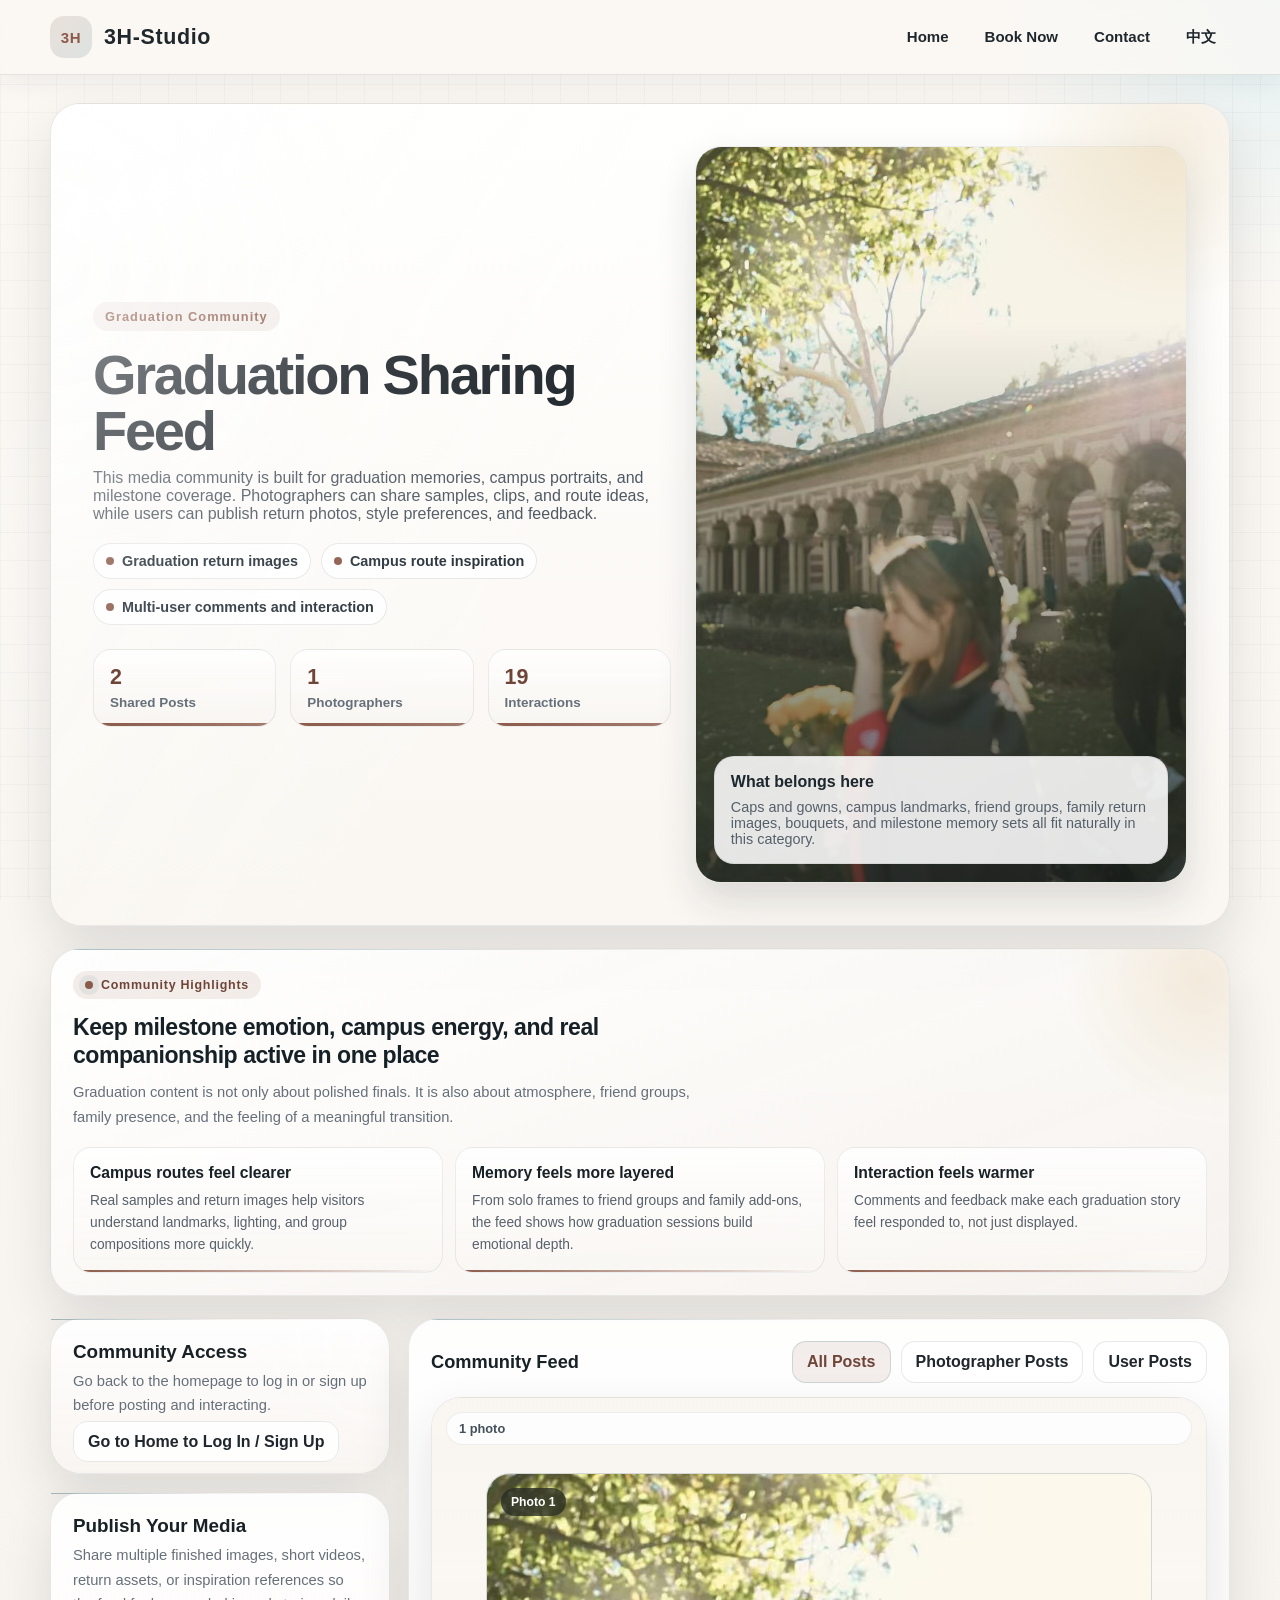
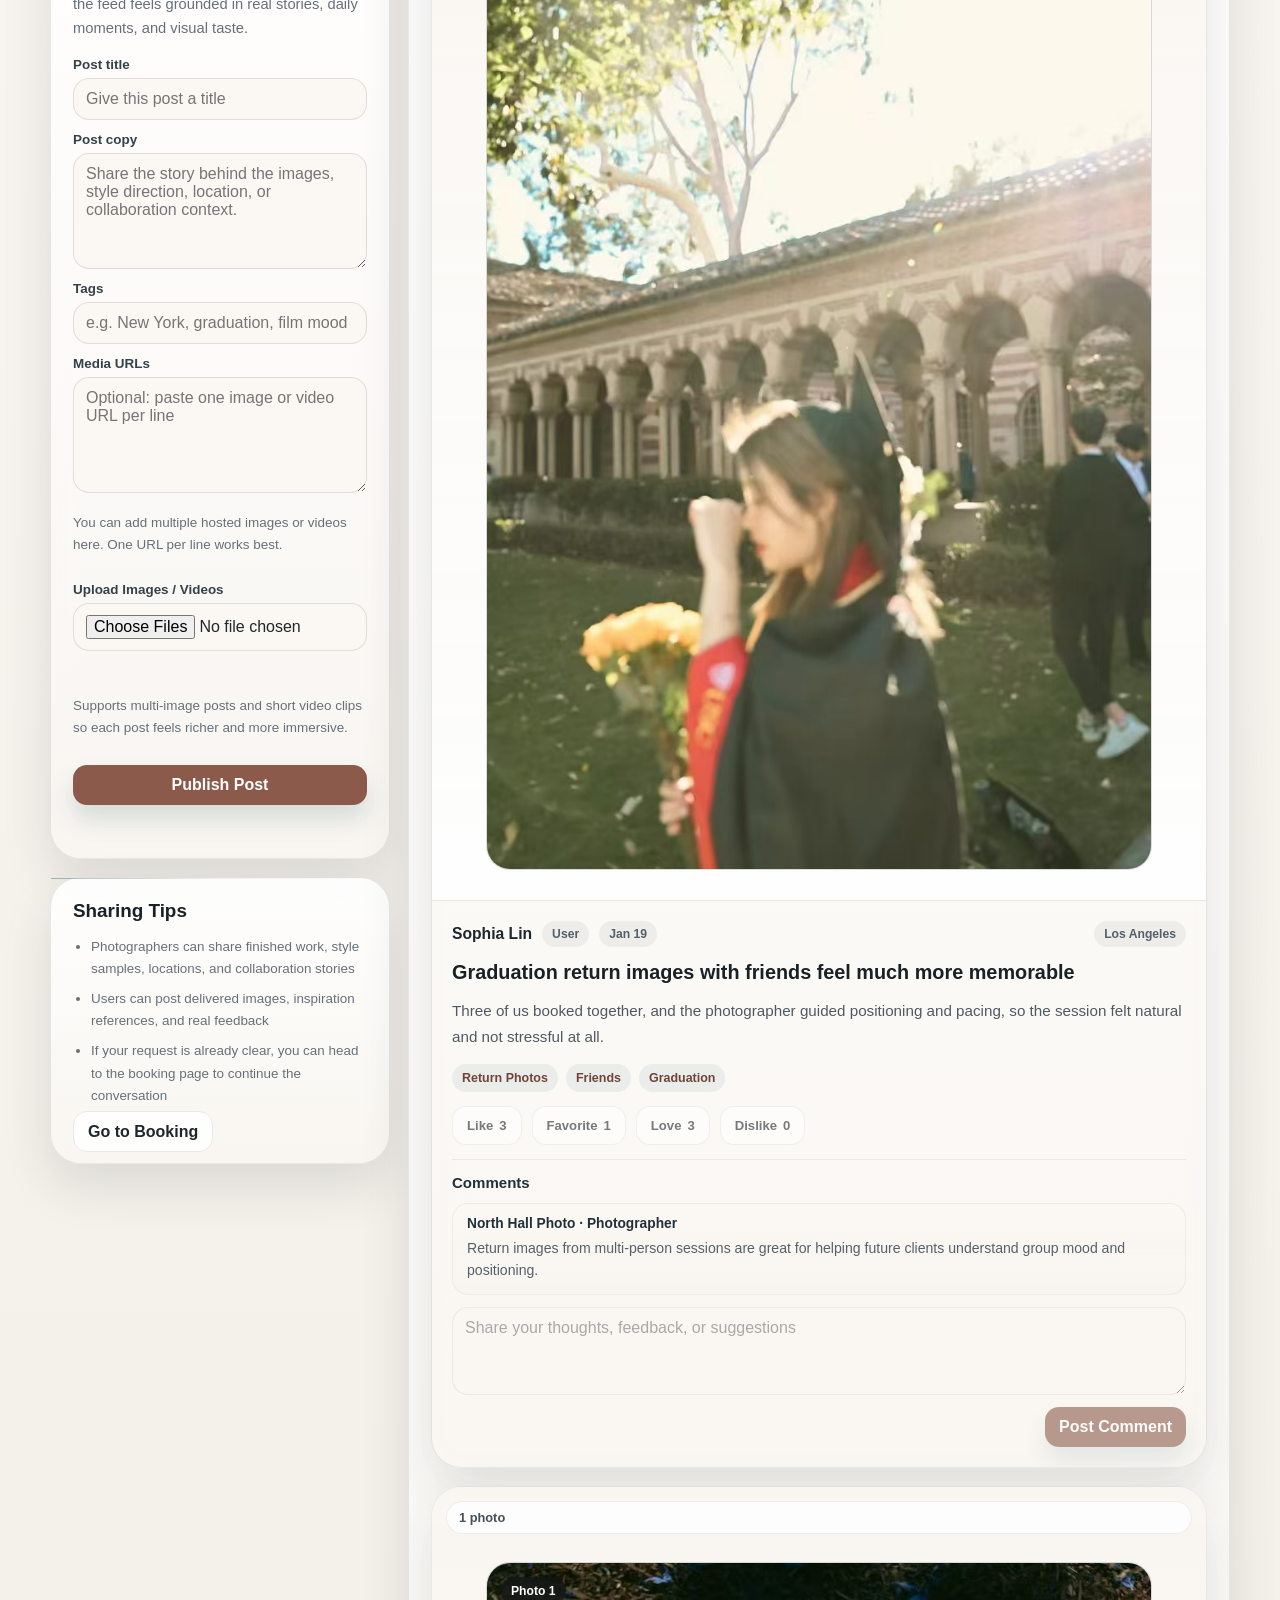
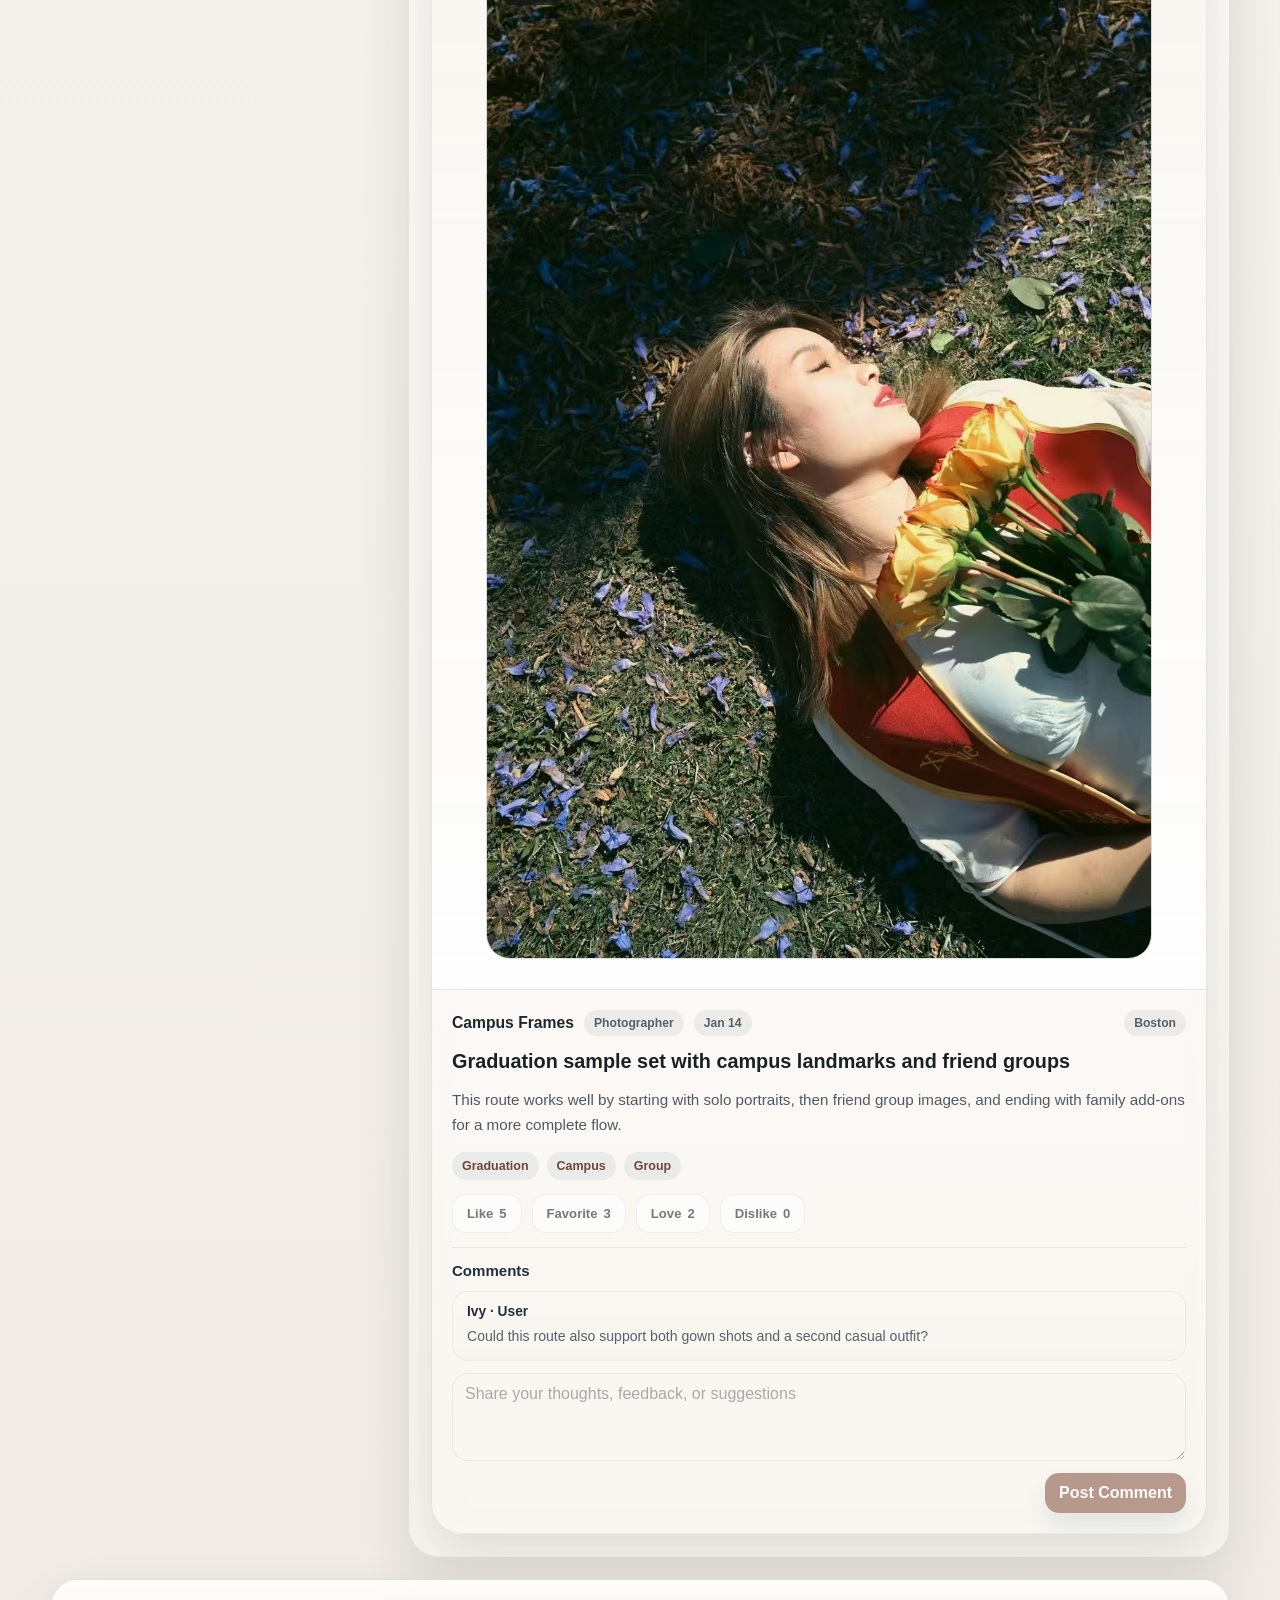
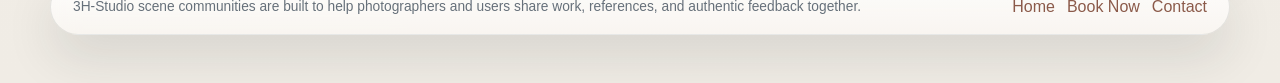
<file: graduation-community-en.html>
<!DOCTYPE html>
<html lang="en">
<head>
  <meta charset="UTF-8" />
  <meta name="viewport" content="width=device-width, initial-scale=1.0" />
  <title>3H-Studio | Graduation Community</title>
  <link rel="stylesheet" href="assets/community-hub.css" />
</head>
<body>
  <div data-community-app data-scene="graduation" data-locale="en" data-peer-url="graduation-community.html"></div>
  <script src="assets/community-hub.js"></script>
</body>
</html>
</file>
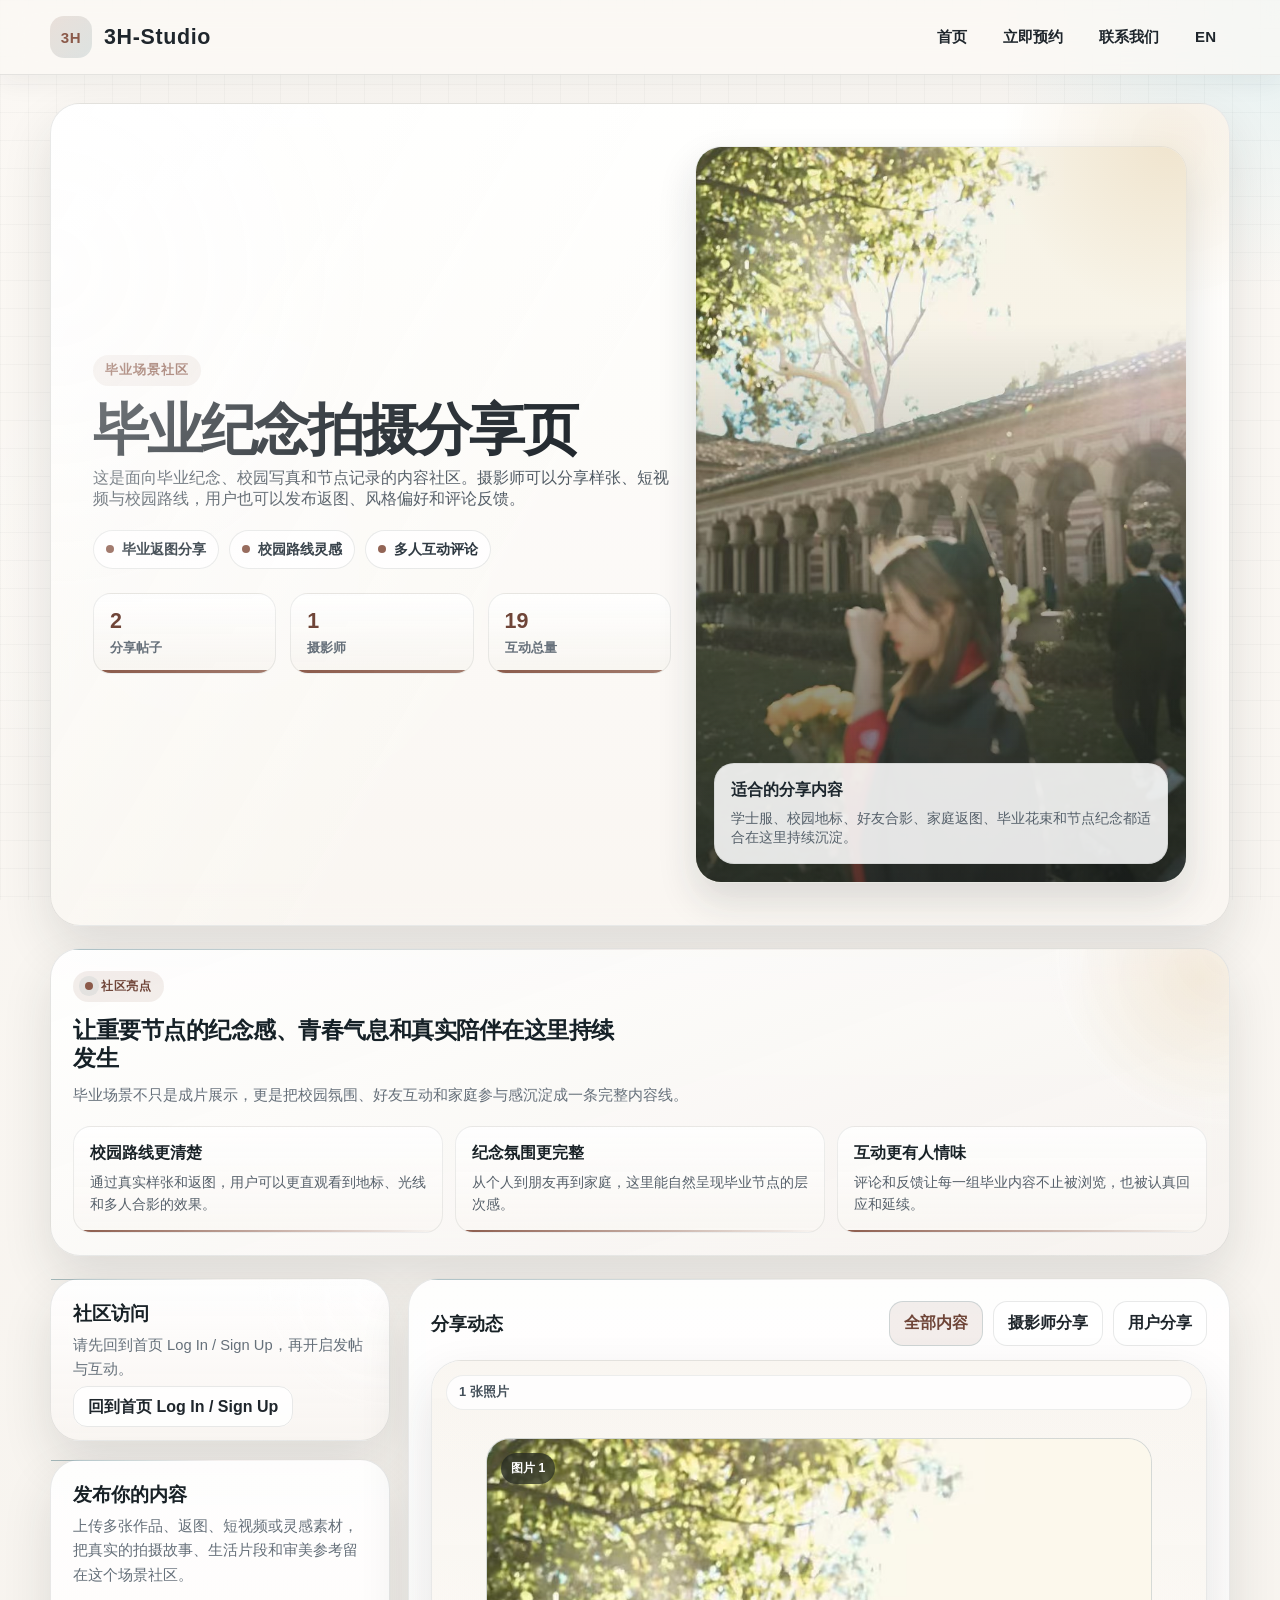
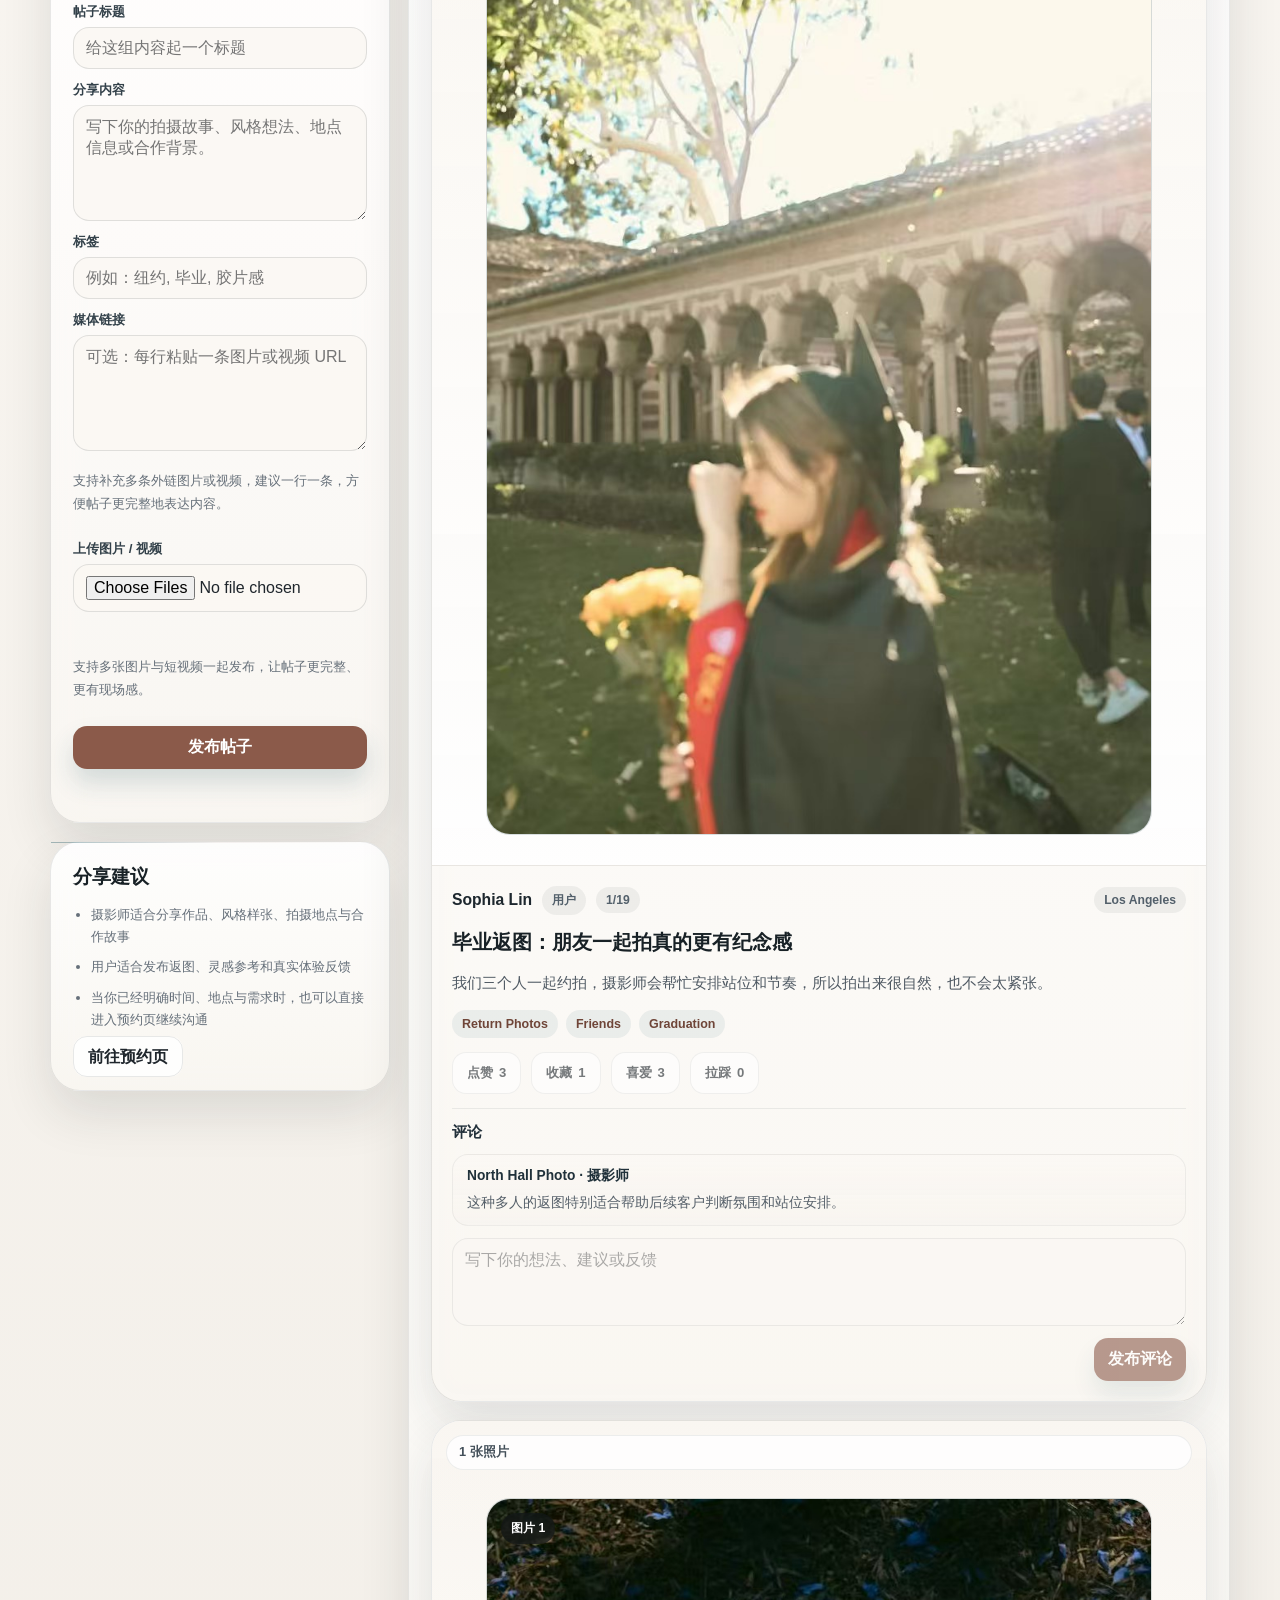
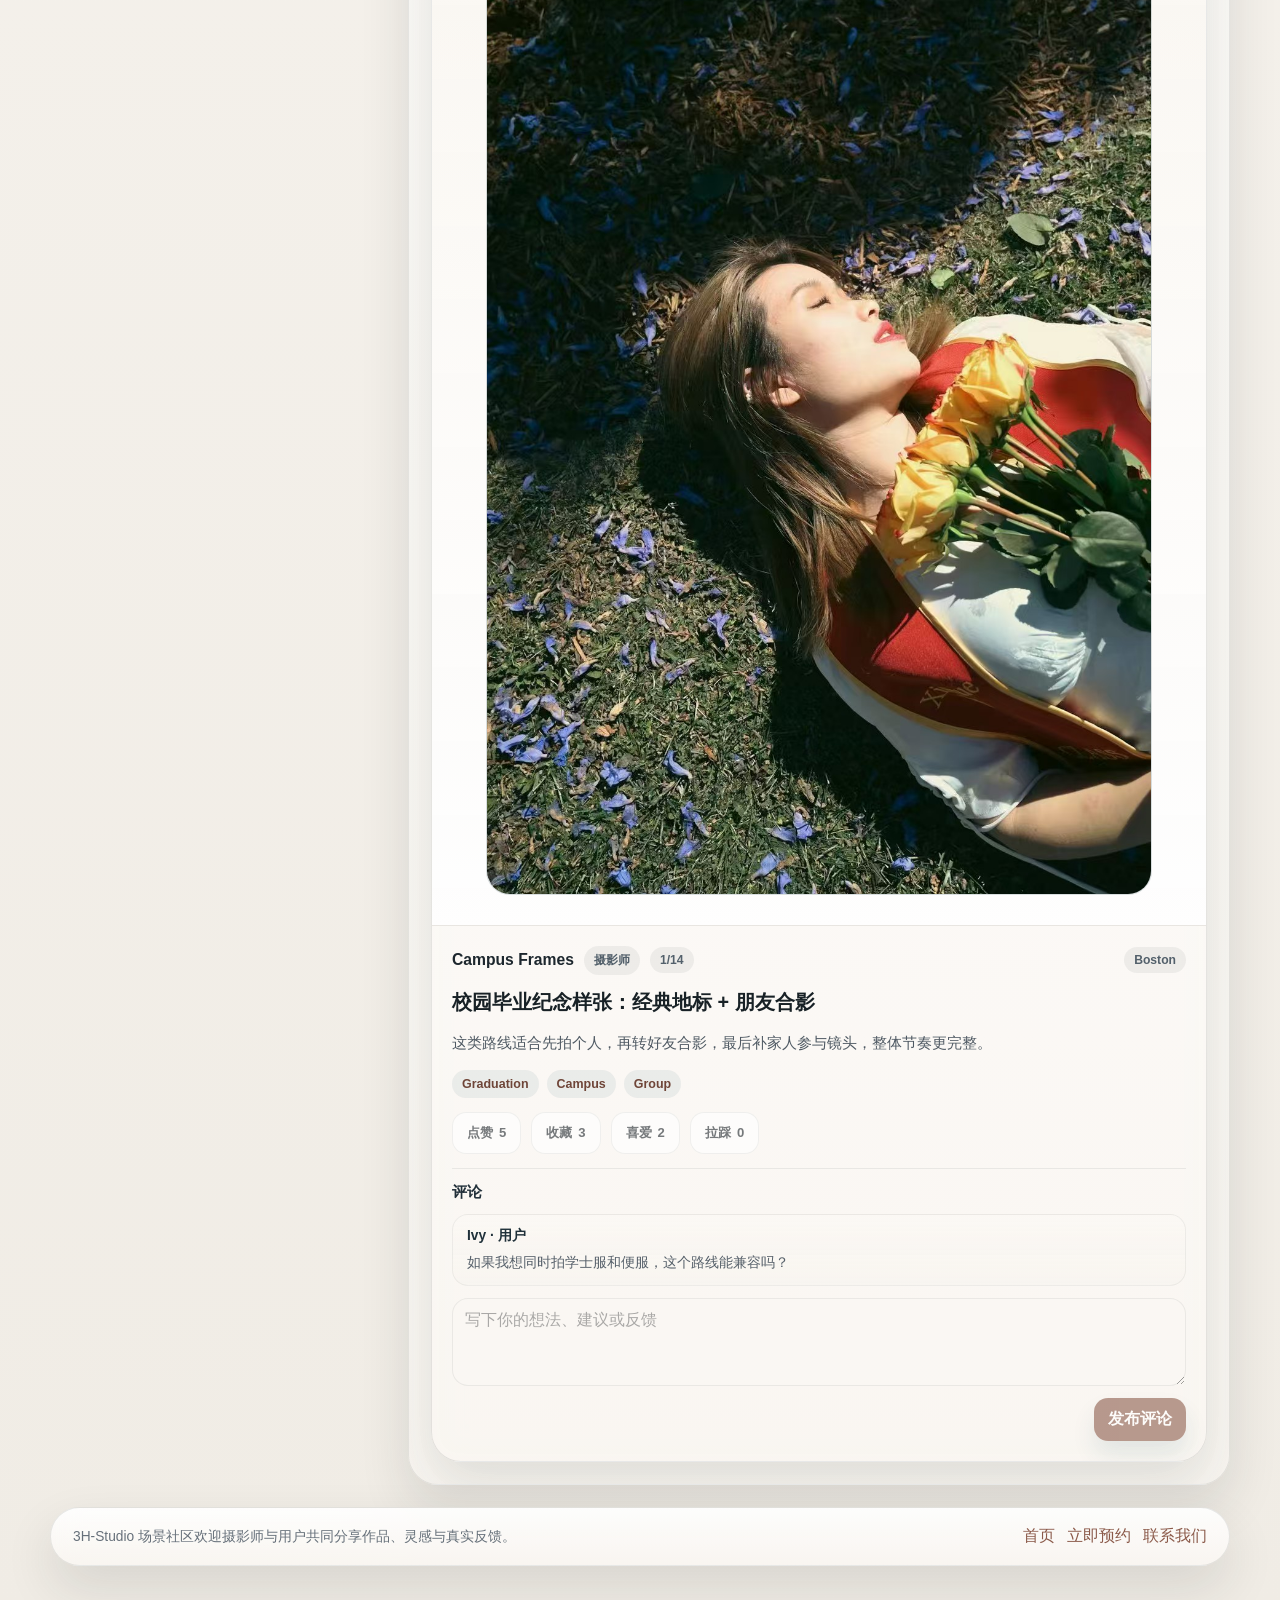
<file: graduation-community.html>
<!DOCTYPE html>
<html lang="zh-CN">
<head>
  <meta charset="UTF-8" />
  <meta name="viewport" content="width=device-width, initial-scale=1.0" />
  <title>3H-Studio | 毕业纪念拍摄社区</title>
  <link rel="stylesheet" href="assets/community-hub.css" />
</head>
<body>
  <div data-community-app data-scene="graduation" data-locale="zh" data-peer-url="graduation-community-en.html"></div>
  <script src="assets/community-hub.js"></script>
</body>
</html>
</file>
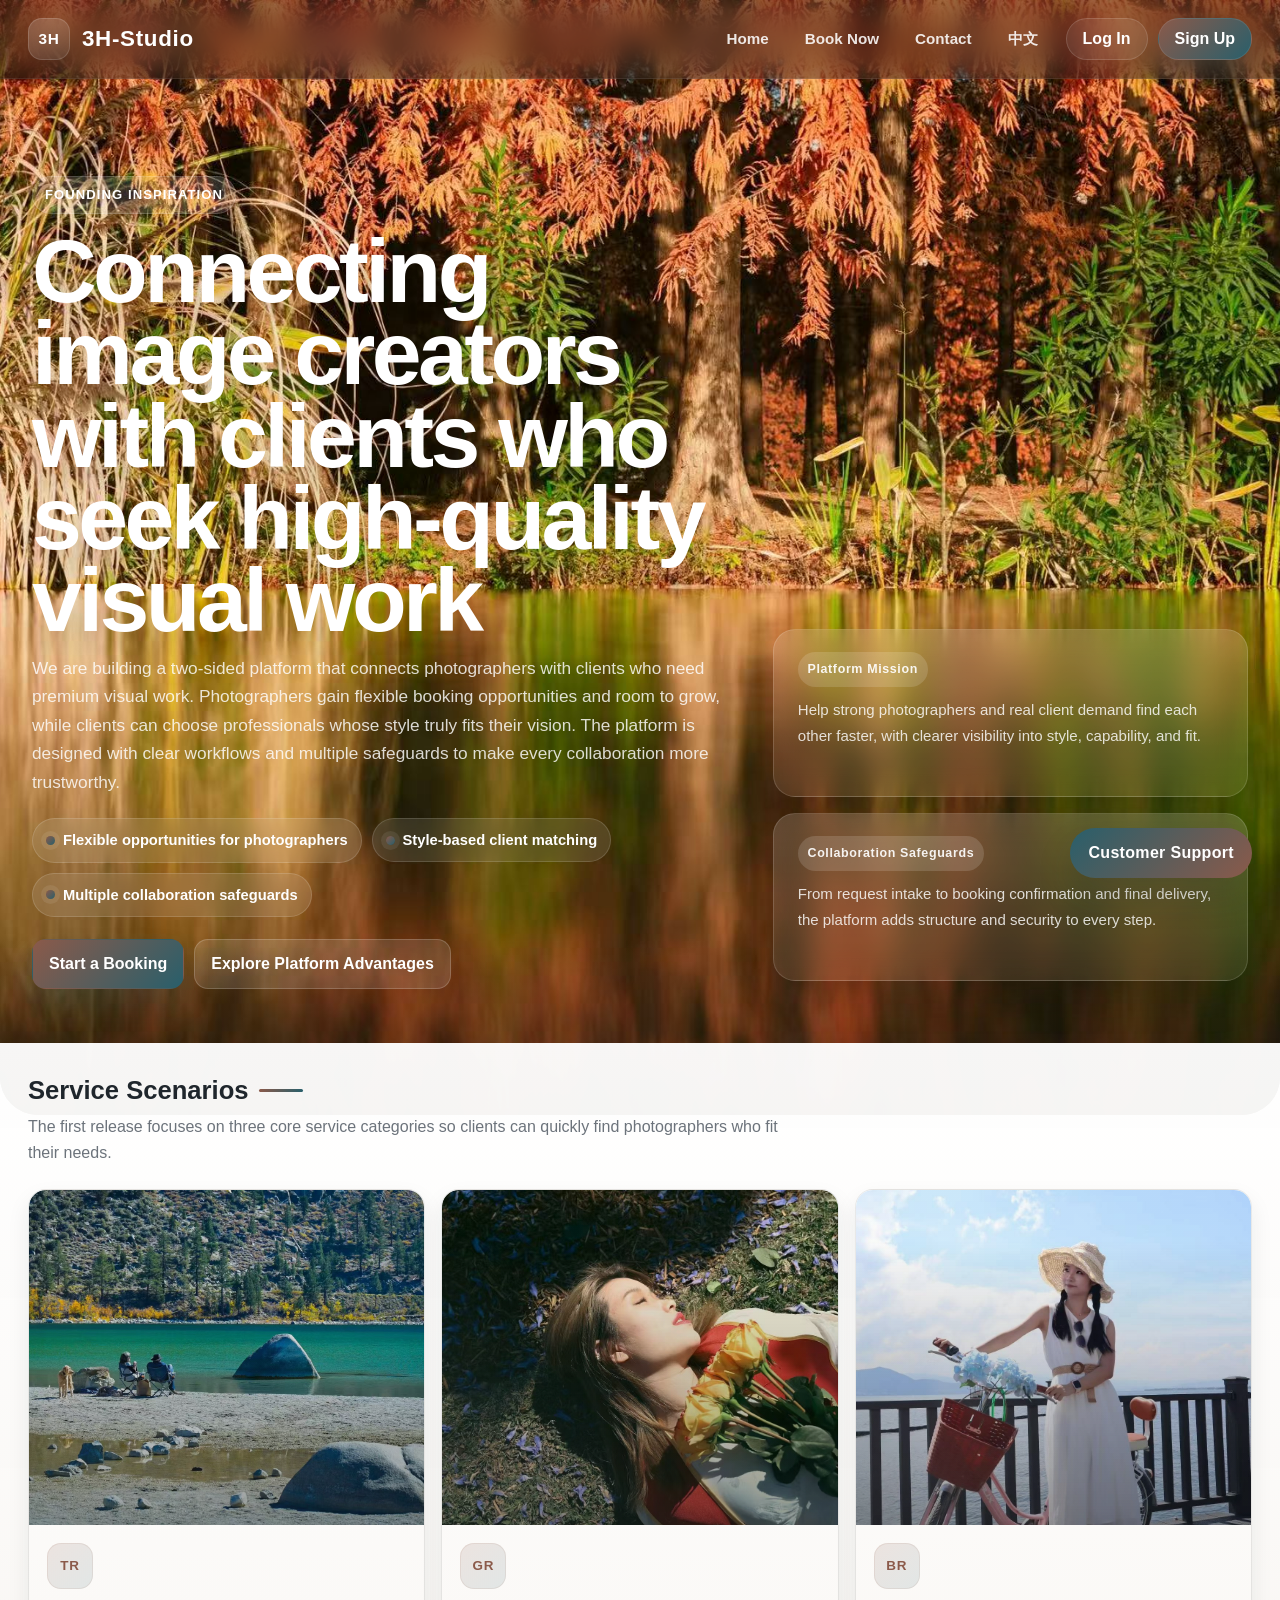
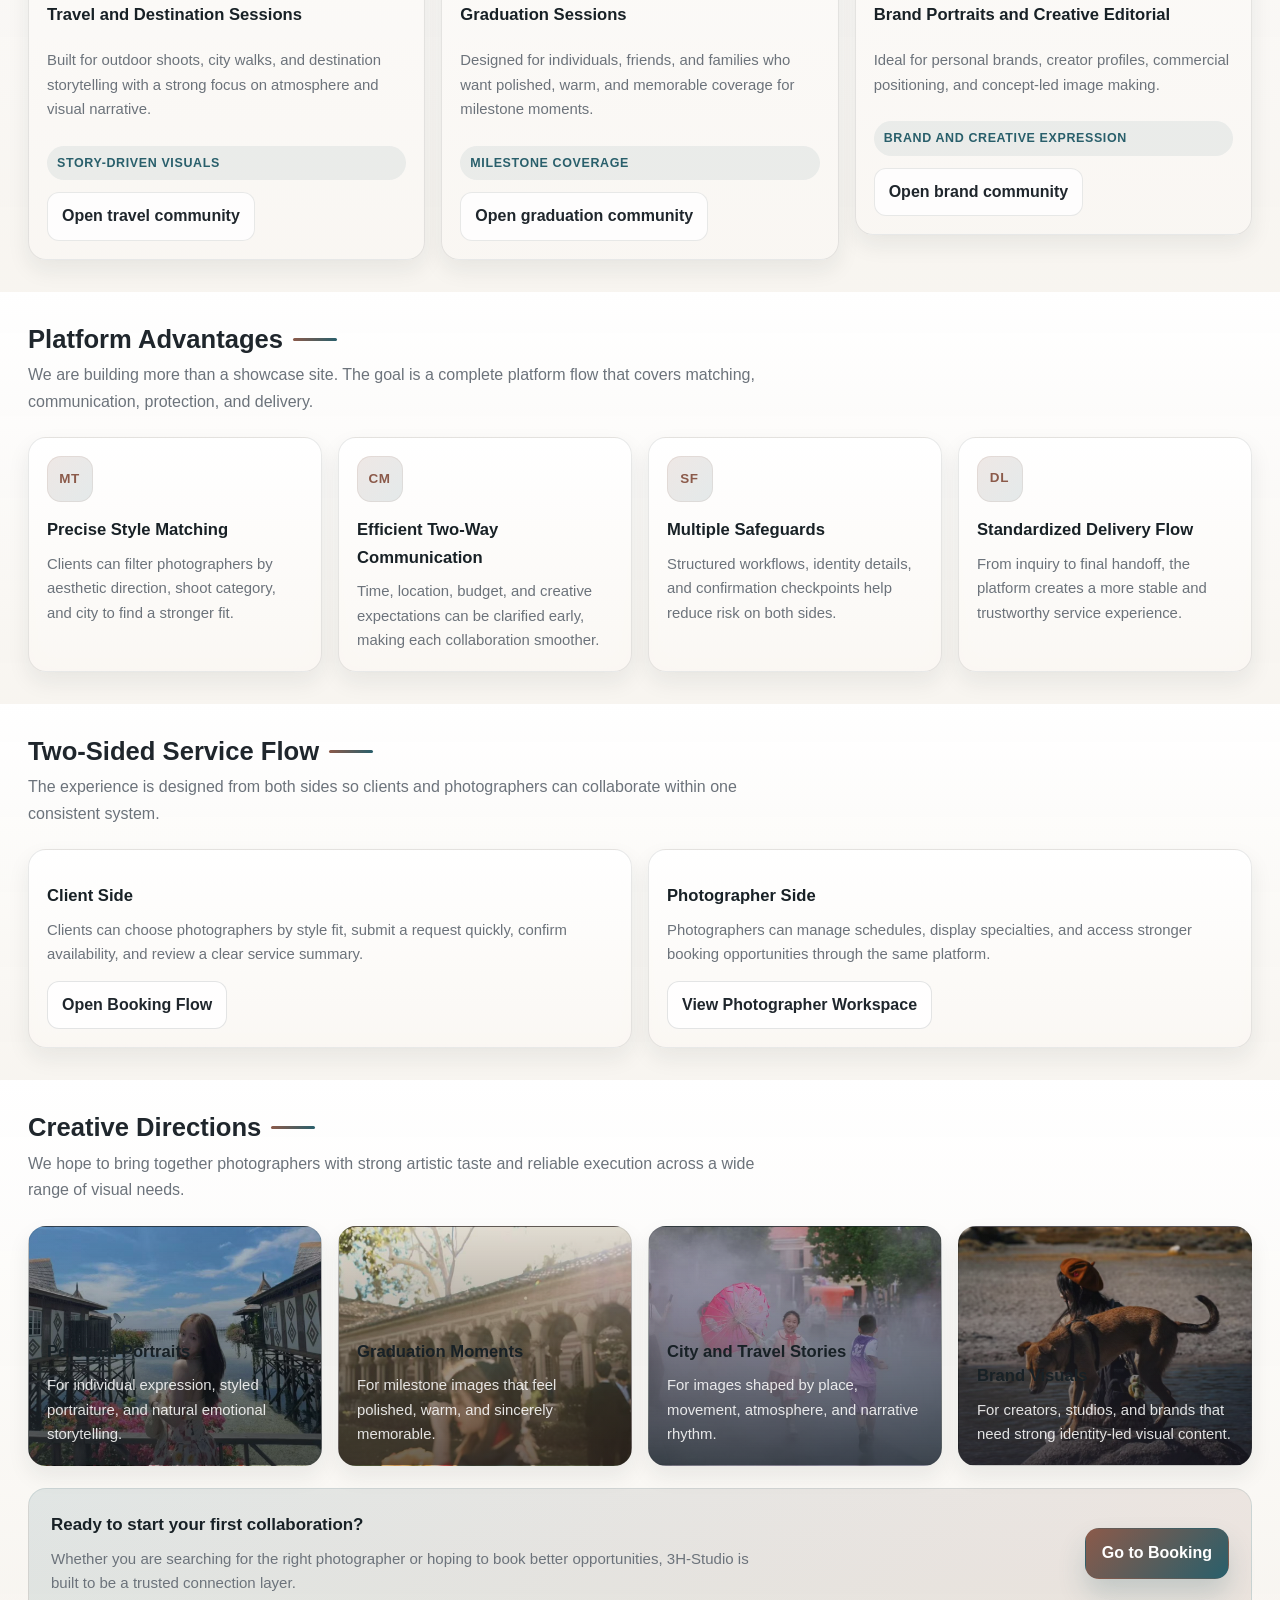
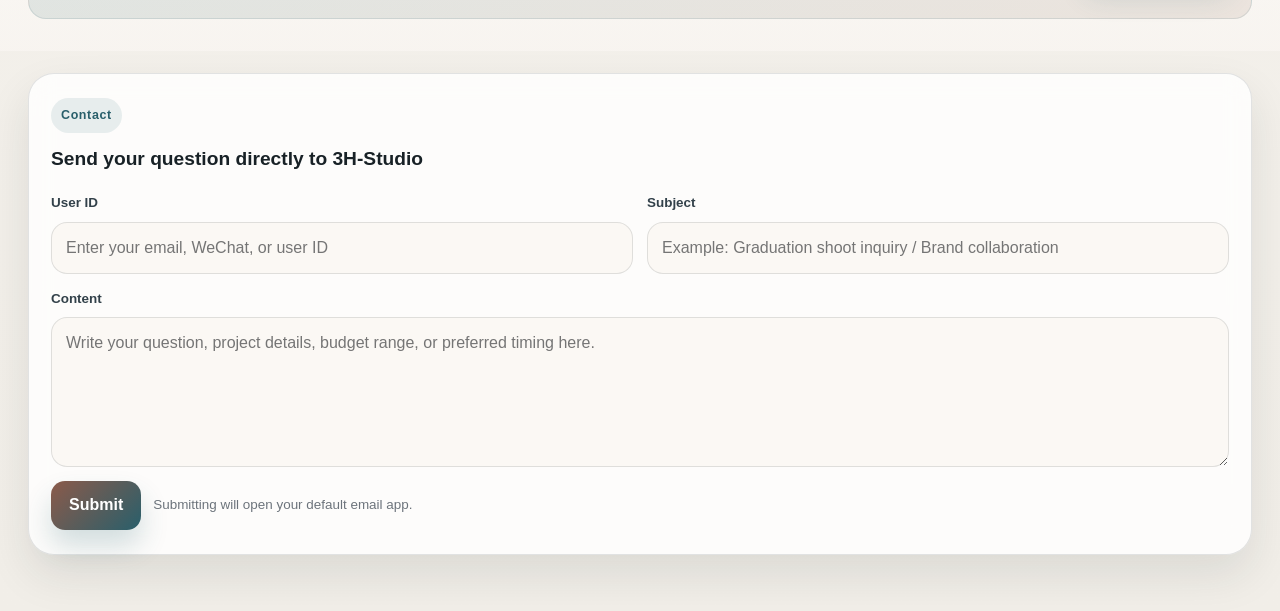
<file: index-en.html>
<!DOCTYPE html>
<html lang="en">
<head>
  <meta charset="UTF-8" />
  <meta name="viewport" content="width=device-width, initial-scale=1.0" />
  <title>3H-Studio | Official Website</title>
  <link rel="stylesheet" href="assets/customer-support-widget.css" />
  <link rel="stylesheet" href="assets/service-card-flip.css" />
  <link rel="stylesheet" href="assets/site-auth.css" />
  <style>
    :root {
      --bg-1: #fbf8f4;
      --bg-2: #f1eee8;
      --surface: rgba(255, 255, 255, 0.82);
      --surface-strong: #fffdf9;
      --text: #1f262c;
      --muted: #6c737b;
      --brand: #8b5a4a;
      --brand-2: #295f6b;
      --accent: #d0a35f;
      --line: rgba(31, 38, 44, 0.12);
      --ring: rgba(41, 95, 107, 0.18);
      --shadow: 0 20px 44px rgba(31, 38, 44, 0.1);
      --radius-lg: 18px;
      --radius-xl: 26px;
    }

    * {
      box-sizing: border-box;
    }

    html {
      scroll-behavior: smooth;
    }

    body {
      margin: 0;
      min-height: 100vh;
      font-family: "PingFang SC", "Hiragino Sans GB", "Microsoft YaHei", "Noto Sans SC", "Avenir Next", "Trebuchet MS", "Segoe UI", sans-serif;
      color: var(--text);
      line-height: 1.65;
      overflow-x: clip;
      background:
        radial-gradient(900px circle at -10% -10%, #f4ddcf 0%, transparent 38%),
        radial-gradient(860px circle at 100% 0%, #dbeef1 0%, transparent 32%),
        linear-gradient(180deg, var(--bg-1) 0%, var(--bg-2) 100%);
    }

    body::before {
      content: "";
      position: fixed;
      inset: 0;
      background-image:
        linear-gradient(rgba(31, 38, 44, 0.028) 1px, transparent 1px),
        linear-gradient(90deg, rgba(31, 38, 44, 0.028) 1px, transparent 1px);
      background-size: 28px 28px;
      pointer-events: none;
      z-index: -1;
    }

    a {
      color: var(--brand-2);
      text-decoration: none;
    }

    a:hover {
      text-decoration: underline;
      text-underline-offset: 3px;
    }

    .site-header {
      position: fixed;
      inset: 0 0 auto 0;
      z-index: 30;
      backdrop-filter: blur(16px);
      background: rgba(10, 13, 16, 0.34);
      border-bottom: 1px solid rgba(255, 255, 255, 0.08);
    }

    .header-inner {
      max-width: 1380px;
      margin: 0 auto;
      padding: 18px 28px;
      display: flex;
      align-items: center;
      justify-content: space-between;
      gap: 16px;
    }

    .brand {
      display: inline-flex;
      align-items: center;
      gap: 12px;
      font-family: "Optima", "PingFang SC", "Hiragino Sans GB", "Microsoft YaHei", "Noto Sans SC", "Avenir Next Condensed", "Trebuchet MS", sans-serif;
      color: #ffffff;
      font-size: 1.4rem;
      font-weight: 700;
      letter-spacing: 0.03em;
    }

    .brand-mark {
      width: 42px;
      height: 42px;
      display: grid;
      place-items: center;
      border-radius: 14px;
      background: linear-gradient(135deg, rgba(255, 255, 255, 0.18), rgba(255, 255, 255, 0.08));
      color: #ffffff;
      font-size: 0.96rem;
      font-weight: 900;
      box-shadow: inset 0 0 0 1px rgba(255, 255, 255, 0.14);
    }

    .brand:hover {
      text-decoration: none;
      opacity: 0.9;
    }

    .nav-list {
      list-style: none;
      margin: 0;
      padding: 0;
      display: flex;
      flex-wrap: wrap;
      gap: 8px;
    }

    .nav-list a {
      display: inline-block;
      padding: 8px 14px;
      border-radius: 999px;
      color: rgba(255, 255, 255, 0.88);
      font-size: 0.95rem;
      font-weight: 700;
      transition: transform 160ms ease, background-color 160ms ease, box-shadow 160ms ease;
    }

    .nav-list a:hover {
      text-decoration: none;
      background: rgba(255, 255, 255, 0.12);
      color: #ffffff;
      transform: translateY(-1px);
    }

    .page-shell {
      max-width: 1380px;
      margin: 0 auto;
      padding: 0 28px 56px;
    }

    .service-card,
    .feature-card,
    .channel-card,
    .showcase-card,
    .footer-card {
      background: var(--surface);
      border: 1px solid var(--line);
      border-radius: var(--radius-xl);
      box-shadow: var(--shadow);
      backdrop-filter: blur(12px);
    }

    .hero-card {
      position: relative;
      display: flex;
      align-items: flex-end;
      min-height: 100svh;
      width: 100vw;
      margin-left: calc(50% - 50vw);
      margin-right: calc(50% - 50vw);
      padding: clamp(132px, 17vw, 176px) 32px clamp(92px, 11vw, 126px);
      overflow: hidden;
      border: 0;
      border-radius: 0 0 38px 38px;
      box-shadow: none;
      backdrop-filter: none;
      background: #0c1114;
      animation: fade-up 520ms ease both;
    }

    .hero-backgrounds {
      position: absolute;
      inset: 0;
      overflow: hidden;
    }

    .hero-background {
      position: absolute;
      inset: 0;
      background-position: center 32%;
      background-size: cover;
      background-repeat: no-repeat;
      opacity: 0;
      transform: scale(1.04);
      transition: opacity 900ms ease, transform 5200ms ease;
    }

    .hero-background.is-active {
      opacity: 1;
      transform: scale(1);
    }

    .hero-card::before {
      content: "";
      position: absolute;
      inset: 0;
      background:
        radial-gradient(880px circle at 78% 18%, rgba(208, 163, 95, 0.14) 0%, transparent 34%),
        radial-gradient(720px circle at 8% 78%, rgba(41, 95, 107, 0.16) 0%, transparent 36%);
      pointer-events: none;
    }

    .hero-card::after {
      content: "";
      position: absolute;
      inset: auto 0 0 0;
      height: 180px;
      background: linear-gradient(180deg, rgba(8, 11, 14, 0) 0%, rgba(8, 11, 14, 0.52) 100%);
      pointer-events: none;
    }

    .hero-grid {
      position: relative;
      z-index: 1;
      display: grid;
      grid-template-columns: minmax(0, 1.2fr) minmax(280px, 0.8fr);
      gap: 28px;
      align-items: end;
      width: min(1380px, 100%);
      margin: 0 auto;
    }

    .eyebrow {
      display: inline-flex;
      align-items: center;
      gap: 8px;
      padding: 7px 12px;
      border-radius: 999px;
      background: rgba(255, 255, 255, 0.14);
      color: #ffffff;
      border: 1px solid rgba(255, 255, 255, 0.14);
      font-size: 0.82rem;
      font-weight: 800;
      letter-spacing: 0.08em;
      text-transform: uppercase;
    }

    .hero-title {
      margin: 16px 0 12px;
      max-width: 880px;
      font-family: "Optima", "PingFang SC", "Hiragino Sans GB", "Microsoft YaHei", "Noto Sans SC", "Avenir Next Condensed", "Trebuchet MS", sans-serif;
      color: #ffffff;
      font-size: clamp(3rem, 7vw, 6rem);
      line-height: 0.92;
      letter-spacing: -0.04em;
      text-shadow: 0 20px 36px rgba(8, 11, 14, 0.22);
    }

    .hero-text {
      max-width: 760px;
      margin: 0;
      color: rgba(255, 255, 255, 0.82);
      font-size: 1.08rem;
    }

    .chip-row {
      display: flex;
      flex-wrap: wrap;
      gap: 10px;
      margin-top: 22px;
    }

    .chip {
      display: inline-flex;
      align-items: center;
      gap: 8px;
      padding: 9px 13px;
      border-radius: 999px;
      border: 1px solid rgba(255, 255, 255, 0.14);
      background: rgba(255, 255, 255, 0.1);
      color: #ffffff;
      backdrop-filter: blur(12px);
      font-size: 0.92rem;
      font-weight: 700;
    }

    .chip-mark {
      width: 9px;
      height: 9px;
      border-radius: 50%;
      background: linear-gradient(135deg, var(--brand), var(--brand-2));
      box-shadow: 0 0 0 5px rgba(255, 255, 255, 0.08);
    }

    .hero-actions {
      display: flex;
      flex-wrap: wrap;
      gap: 10px;
      margin-top: 22px;
    }

    .cta-button,
    .ghost-button {
      display: inline-flex;
      align-items: center;
      justify-content: center;
      gap: 8px;
      min-height: 46px;
      padding: 11px 16px;
      border-radius: 14px;
      border: 1px solid transparent;
      font-weight: 800;
      transition: transform 160ms ease, box-shadow 160ms ease, border-color 160ms ease;
    }

    .cta-button {
      background: linear-gradient(135deg, var(--brand), var(--brand-2));
      color: #ffffff;
      box-shadow: 0 16px 28px rgba(41, 95, 107, 0.2);
    }

    .cta-button:hover,
    .ghost-button:hover {
      text-decoration: none;
      transform: translateY(-2px);
    }

    .ghost-button {
      background: rgba(255, 255, 255, 0.12);
      color: #ffffff;
      border-color: rgba(255, 255, 255, 0.18);
    }

    .contact-sheet {
      display: grid;
      gap: 16px;
      align-self: stretch;
      align-content: end;
      padding-bottom: 8px;
    }

    .info-card {
      min-height: 168px;
      padding: 22px 24px;
      border-radius: 22px;
      background: linear-gradient(180deg, rgba(255, 255, 255, 0.16), rgba(255, 255, 255, 0.08));
      border: 1px solid rgba(255, 255, 255, 0.14);
      box-shadow: 0 18px 36px rgba(8, 11, 14, 0.18);
      backdrop-filter: blur(14px);
      display: grid;
      align-content: start;
      gap: 10px;
    }

    .info-card-featured {
      min-height: 180px;
      align-content: end;
      background:
        linear-gradient(180deg, rgba(255, 255, 255, 0.18), rgba(255, 255, 255, 0.08)),
        linear-gradient(135deg, rgba(208, 163, 95, 0.18), rgba(41, 95, 107, 0.14));
    }

    .insight-label {
      display: inline-flex;
      justify-self: start;
      padding: 7px 10px;
      border-radius: 999px;
      background: rgba(255, 255, 255, 0.14);
      color: rgba(255, 255, 255, 0.92);
      font-size: 0.78rem;
      font-weight: 800;
      letter-spacing: 0.05em;
    }

    .hero-number {
      display: block;
      margin: 0;
      color: #ffffff;
      font-size: clamp(1.8rem, 4vw, 2.8rem);
      line-height: 1;
      letter-spacing: -0.04em;
    }

    .info-card p {
      margin: 0;
      color: rgba(255, 255, 255, 0.82);
      font-size: 0.94rem;
      line-height: 1.75;
    }

    .content-grid {
      display: grid;
      gap: 0;
      margin-top: -72px;
      position: relative;
      z-index: 2;
    }

    .section-card {
      width: 100vw;
      margin-left: calc(50% - 50vw);
      margin-right: calc(50% - 50vw);
      background: linear-gradient(180deg, rgba(255, 255, 255, 0.96), rgba(247, 244, 240, 0.94));
      box-shadow: none;
      border: 0;
      border-radius: 0;
      backdrop-filter: none;
      animation: fade-up 560ms ease both;
    }

    .section-inner {
      max-width: 1380px;
      margin: 0 auto;
      padding: 32px 28px;
    }

    .section-title {
      margin: 0 0 8px;
      display: inline-flex;
      align-items: center;
      gap: 10px;
      font-family: "Optima", "PingFang SC", "Hiragino Sans GB", "Microsoft YaHei", "Noto Sans SC", "Avenir Next Condensed", "Trebuchet MS", sans-serif;
      font-size: clamp(1.45rem, 2vw, 1.85rem);
      line-height: 1.2;
    }

    .section-title::after {
      content: "";
      width: 44px;
      height: 3px;
      border-radius: 999px;
      background: linear-gradient(90deg, var(--brand), var(--brand-2));
    }

    .section-copy {
      margin: 0;
      color: var(--muted);
      max-width: 760px;
    }

    .service-grid,
    .feature-grid,
    .channel-grid,
    .showcase-grid {
      display: grid;
      gap: 16px;
      margin-top: 22px;
    }

    .service-grid {
      grid-template-columns: repeat(3, minmax(0, 1fr));
    }

    .feature-grid {
      grid-template-columns: repeat(4, minmax(0, 1fr));
    }

    .channel-grid {
      grid-template-columns: repeat(2, minmax(0, 1fr));
    }

    .showcase-grid {
      grid-template-columns: repeat(4, minmax(0, 1fr));
    }

    .service-card,
    .feature-card,
    .channel-card,
    .showcase-card {
      border-radius: var(--radius-lg);
      background: linear-gradient(180deg, rgba(255, 255, 255, 0.94), rgba(250, 247, 243, 0.94));
      border: 1px solid rgba(31, 38, 44, 0.1);
      box-shadow: 0 10px 22px rgba(31, 38, 44, 0.08);
      transition: transform 160ms ease, box-shadow 160ms ease, border-color 160ms ease;
    }

    .service-card:hover,
    .feature-card:hover,
    .channel-card:hover,
    .showcase-card:hover {
      transform: translateY(-2px);
      box-shadow: 0 18px 28px rgba(31, 38, 44, 0.1);
      border-color: var(--ring);
    }

    .service-mark,
    .feature-mark {
      width: 46px;
      height: 46px;
      display: grid;
      place-items: center;
      border-radius: 14px;
      background: linear-gradient(135deg, rgba(139, 90, 74, 0.14), rgba(41, 95, 107, 0.12));
      color: var(--brand);
      font-size: 0.84rem;
      font-weight: 900;
      letter-spacing: 0.05em;
      box-shadow: inset 0 0 0 1px rgba(139, 90, 74, 0.1);
    }

    .service-card,
    .showcase-card {
      overflow: hidden;
    }

    .feature-card,
    .channel-card {
      padding: 18px;
    }

    .service-image {
      position: relative;
      aspect-ratio: 1.18;
      overflow: hidden;
      border-radius: calc(var(--radius-lg) - 2px) calc(var(--radius-lg) - 2px) 0 0;
      background: rgba(41, 95, 107, 0.12);
    }

    .service-image img {
      width: 100%;
      height: 100%;
      display: block;
      object-fit: cover;
      transition: transform 220ms ease;
    }

    .service-image::after {
      content: "";
      position: absolute;
      inset: 0;
      background:
        linear-gradient(180deg, rgba(8, 14, 18, 0.02) 15%, rgba(8, 14, 18, 0.4) 100%),
        linear-gradient(35deg, rgba(255, 255, 255, 0.1), transparent 50%);
    }

    .service-card:hover .service-image img {
      transform: scale(1.05);
    }

    .service-copy {
      padding: 18px;
    }

    .service-card h3,
    .feature-card h3,
    .channel-card h3,
    .showcase-card h3 {
      margin: 14px 0 0;
      font-size: 1.04rem;
      color: #182126;
    }

    .service-copy h3 {
      margin-top: 0;
    }

    .service-card p,
    .feature-card p,
    .channel-card p,
    .showcase-card p {
      margin: 8px 0 0;
      color: var(--muted);
      font-size: 0.93rem;
    }

    .service-meta {
      display: inline-flex;
      padding: 7px 10px;
      margin-top: 12px;
      border-radius: 999px;
      background: rgba(41, 95, 107, 0.08);
      color: var(--brand-2);
      font-size: 0.78rem;
      font-weight: 800;
      letter-spacing: 0.05em;
      text-transform: uppercase;
    }

    .channel-actions {
      display: flex;
      flex-wrap: wrap;
      gap: 10px;
      margin-top: 14px;
    }

    .mini-link {
      display: inline-flex;
      align-items: center;
      justify-content: center;
      min-height: 42px;
      padding: 10px 14px;
      border-radius: 12px;
      border: 1px solid var(--line);
      background: rgba(255, 255, 255, 0.86);
      color: var(--text);
      font-weight: 800;
      transition: transform 160ms ease, box-shadow 160ms ease, border-color 160ms ease;
    }

    .mini-link:hover {
      text-decoration: none;
      transform: translateY(-2px);
      border-color: var(--ring);
      box-shadow: 0 10px 18px rgba(31, 38, 44, 0.08);
    }

    .showcase-card {
      padding: 18px;
      min-height: 240px;
      display: flex;
      align-items: flex-end;
      background:
        linear-gradient(180deg, rgba(14, 20, 24, 0.14), rgba(14, 20, 24, 0.7)),
        linear-gradient(35deg, rgba(255, 255, 255, 0.18), transparent 58%),
        url("assets/picture7.jpg") center / cover no-repeat;
      color: #ffffff;
    }

    .showcase-card:nth-child(2) {
      background:
        linear-gradient(180deg, rgba(32, 19, 16, 0.12), rgba(32, 19, 16, 0.68)),
        linear-gradient(35deg, rgba(255, 255, 255, 0.18), transparent 58%),
        url("assets/picture5.jpg") center / cover no-repeat;
    }

    .showcase-card:nth-child(3) {
      background:
        linear-gradient(180deg, rgba(12, 24, 30, 0.12), rgba(12, 24, 30, 0.7)),
        linear-gradient(35deg, rgba(255, 255, 255, 0.18), transparent 58%),
        url("assets/picture2.jpg") center / cover no-repeat;
    }

    .showcase-card:nth-child(4) {
      background:
        linear-gradient(180deg, rgba(22, 18, 28, 0.12), rgba(22, 18, 28, 0.7)),
        linear-gradient(35deg, rgba(255, 255, 255, 0.18), transparent 58%),
        url("assets/picture8.jpg") center / cover no-repeat;
    }

    .showcase-card p {
      color: rgba(255, 255, 255, 0.86);
    }

    .cta-strip {
      margin-top: 22px;
      padding: 22px;
      border-radius: var(--radius-lg);
      background: linear-gradient(135deg, rgba(41, 95, 107, 0.12), rgba(139, 90, 74, 0.12));
      border: 1px solid rgba(41, 95, 107, 0.12);
      display: flex;
      justify-content: space-between;
      align-items: center;
      gap: 16px;
    }

    .cta-strip h3 {
      margin: 0;
      font-size: 1.06rem;
      color: #182126;
    }

    .cta-strip p {
      margin: 8px 0 0;
      color: var(--muted);
      font-size: 0.94rem;
      max-width: 700px;
    }

    .footer-card {
      margin-top: 22px;
      padding: 24px 22px;
      display: grid;
      gap: 18px;
      color: var(--muted);
    }

    .footer-intro {
      display: grid;
      gap: 10px;
    }

    .footer-kicker {
      display: inline-flex;
      align-items: center;
      justify-self: start;
      padding: 7px 10px;
      border-radius: 999px;
      background: rgba(41, 95, 107, 0.1);
      color: var(--brand-2);
      font-size: 0.78rem;
      font-weight: 800;
      letter-spacing: 0.05em;
    }

    .footer-title {
      margin: 0;
      color: #182126;
      font-size: 1.2rem;
    }

    .footer-copy {
      margin: 0;
      max-width: 760px;
      color: var(--muted);
    }

    .footer-form {
      display: grid;
      gap: 14px;
    }

    .footer-form-grid {
      display: grid;
      grid-template-columns: repeat(2, minmax(0, 1fr));
      gap: 14px;
    }

    .footer-field {
      display: grid;
      gap: 7px;
    }

    .footer-label {
      color: #33414a;
      font-size: 0.84rem;
      font-weight: 700;
    }

    .footer-input,
    .footer-textarea {
      width: 100%;
      border-radius: 16px;
      border: 1px solid rgba(31, 38, 44, 0.12);
      background: rgba(251, 248, 244, 0.94);
      padding: 12px 14px;
      color: var(--text);
      font: inherit;
    }

    .footer-textarea {
      min-height: 150px;
      resize: vertical;
    }

    .footer-input:focus,
    .footer-textarea:focus {
      outline: none;
      border-color: rgba(41, 95, 107, 0.28);
      box-shadow: 0 0 0 3px rgba(41, 95, 107, 0.12);
    }

    .footer-actions {
      display: flex;
      flex-wrap: wrap;
      align-items: center;
      gap: 12px;
    }

    .footer-submit {
      border: 0;
      border-radius: 14px;
      min-height: 46px;
      padding: 11px 18px;
      background: linear-gradient(135deg, var(--brand), var(--brand-2));
      color: #ffffff;
      font: inherit;
      font-weight: 800;
      cursor: pointer;
      box-shadow: 0 16px 28px rgba(41, 95, 107, 0.2);
      transition: transform 160ms ease, box-shadow 160ms ease;
    }

    .footer-submit:hover {
      transform: translateY(-2px);
    }

    .footer-status {
      margin: 0;
      color: var(--muted);
      font-size: 0.84rem;
    }

    .footer-links {
      display: flex;
      flex-wrap: wrap;
      gap: 14px;
    }

    .footer-links a {
      font-weight: 700;
    }

    @keyframes fade-up {
      from {
        opacity: 0;
        transform: translateY(14px);
      }
      to {
        opacity: 1;
        transform: translateY(0);
      }
    }

    @media (max-width: 1080px) {
      .hero-grid,
      .contact-sheet,
      .service-grid,
      .feature-grid,
      .channel-grid,
      .showcase-grid {
        grid-template-columns: 1fr;
      }

      .hero-card {
        min-height: auto;
      }
    }

    @media (max-width: 640px) {
      .header-inner,
      .cta-strip,
      .footer-card {
        flex-direction: column;
        align-items: flex-start;
      }

      .footer-form-grid {
        grid-template-columns: 1fr;
      }

      .nav-list {
        width: 100%;
      }

      .nav-list li {
        flex: 1 1 auto;
      }

      .nav-list a {
        width: 100%;
        text-align: center;
      }

      .page-shell {
        padding: 0 16px 42px;
      }

      .hero-card {
        padding: 118px 20px 84px;
        border-radius: 0 0 28px 28px;
      }

      .content-grid {
        margin-top: -36px;
      }

      .section-inner {
        padding: 28px 16px;
      }
    }
  </style>
</head>
<body>
  <header class="site-header">
    <div class="header-inner">
      <a class="brand" href="index-en.html">
        <span class="brand-mark">3H</span>
        <span>3H-Studio</span>
      </a>
      <div class="header-actions">
        <nav aria-label="Site navigation">
          <ul class="nav-list">
            <li><a href="index-en.html">Home</a></li>
            <li><a href="booking-en.html">Book Now</a></li>
            <li><a href="#contact">Contact</a></li>
            <li><a href="index.html" lang="zh-CN">中文</a></li>
          </ul>
        </nav>
        <div id="site-auth" class="auth-entry" data-site-auth data-locale="en">
          <div class="auth-toolbar" data-auth-actions>
            <button class="auth-trigger" type="button" data-auth-open="login">Log In</button>
            <button class="auth-trigger auth-trigger-primary" type="button" data-auth-open="signup">Sign Up</button>
          </div>
          <div class="auth-session" data-auth-session hidden>
            <span class="auth-chip" data-auth-name></span>
            <button class="auth-trigger" type="button" data-auth-logout>Log Out</button>
          </div>
          <div class="auth-backdrop" data-auth-backdrop hidden></div>
          <div class="auth-modal" data-auth-modal hidden>
            <div class="auth-panel">
              <button class="auth-close" type="button" data-auth-close aria-label="Close">×</button>
              <span class="auth-kicker">Community Access</span>
              <h2 class="auth-title">Log in, sign up, and enter the community</h2>
              <p class="auth-copy">Account access now lives in the homepage header. Log in to interact with the community, or sign up with your full profile and password here.</p>
              <div class="auth-tabs" role="tablist" aria-label="Account access">
                <button class="auth-tab is-active" type="button" data-auth-tab="login">Log In</button>
                <button class="auth-tab" type="button" data-auth-tab="signup">Sign Up</button>
              </div>
              <div class="auth-pane-wrap">
                <section class="auth-pane" data-auth-pane="login">
                  <form class="auth-form" data-login-form>
                    <div class="auth-field">
                      <label for="login-identifier-en">Username</label>
                      <input id="login-identifier-en" type="text" placeholder="Enter your username or email" data-login-identifier />
                    </div>
                    <div class="auth-field">
                      <label for="login-password-en">Password</label>
                      <input id="login-password-en" type="password" placeholder="Enter your password" data-login-password />
                    </div>
                    <button class="auth-submit" type="submit">Log In</button>
                    <div class="auth-status" data-login-status aria-live="polite"></div>
                    <p class="auth-note">Once logged in, you can publish posts, comment, save favorites, and keep interacting across the community.</p>
                  </form>
                </section>
                <section class="auth-pane" data-auth-pane="signup" hidden>
                  <form class="auth-form" data-signup-form>
                    <div class="auth-form-grid">
                      <div class="auth-field">
                        <label for="signup-username-en">Username</label>
                        <input id="signup-username-en" type="text" placeholder="Choose your username" data-signup-username />
                      </div>
                      <div class="auth-field">
                        <label for="signup-name-en">Display name</label>
                        <input id="signup-name-en" type="text" placeholder="e.g. Emma / Alex" data-signup-name />
                      </div>
                    </div>
                    <div class="auth-form-grid">
                      <div class="auth-field">
                        <label for="signup-email-en">Email</label>
                        <input id="signup-email-en" type="email" placeholder="e.g. name@example.com" data-signup-email />
                      </div>
                      <div class="auth-field">
                        <label for="signup-role-en">Role</label>
                        <select id="signup-role-en" data-signup-role>
                          <option value="photographer">Photographer</option>
                          <option value="user">User</option>
                        </select>
                      </div>
                    </div>
                    <div class="auth-form-grid">
                      <div class="auth-field">
                        <label for="signup-city-en">City</label>
                        <input id="signup-city-en" type="text" placeholder="e.g. New York / Shanghai / Los Angeles" data-signup-city />
                      </div>
                      <div class="auth-field">
                        <label for="signup-password-en">Password</label>
                        <input id="signup-password-en" type="password" placeholder="Use at least 8 characters" data-signup-password />
                      </div>
                    </div>
                    <div class="auth-field">
                      <label for="signup-confirm-en">Confirm password</label>
                      <input id="signup-confirm-en" type="password" placeholder="Enter the password again" data-signup-confirm />
                    </div>
                    <button class="auth-submit" type="submit">Sign Up</button>
                    <div class="auth-status" data-signup-status aria-live="polite"></div>
                    <p class="auth-note">After sign up, this device will be logged in automatically so you can move straight into community sharing and interaction.</p>
                  </form>
                </section>
              </div>
            </div>
          </div>
        </div>
      </div>
    </div>
  </header>

  <main class="page-shell">
    <section class="hero-card" aria-labelledby="page-title" data-hero-slideshow>
      <div class="hero-backgrounds" aria-hidden="true"></div>
      <div class="hero-grid">
        <div>
          <span class="eyebrow">Founding Inspiration</span>
          <h1 id="page-title" class="hero-title">Connecting image creators with clients who seek high-quality visual work</h1>
          <p class="hero-text">
            We are building a two-sided platform that connects photographers with clients who need premium visual work. Photographers gain flexible booking opportunities and room to grow, while clients can choose professionals whose style truly fits their vision. The platform is designed with clear workflows and multiple safeguards to make every collaboration more trustworthy.
          </p>
          <div class="chip-row" aria-label="Platform highlights">
            <span class="chip"><span class="chip-mark" aria-hidden="true"></span>Flexible opportunities for photographers</span>
            <span class="chip"><span class="chip-mark" aria-hidden="true"></span>Style-based client matching</span>
            <span class="chip"><span class="chip-mark" aria-hidden="true"></span>Multiple collaboration safeguards</span>
          </div>
          <div class="hero-actions">
            <a class="cta-button" href="booking-en.html">Start a Booking</a>
            <a class="ghost-button" href="#galleries">Explore Platform Advantages</a>
          </div>
        </div>

        <aside class="contact-sheet">
          <article class="info-card">
            <span class="insight-label">Platform Mission</span>
            <p>Help strong photographers and real client demand find each other faster, with clearer visibility into style, capability, and fit.</p>
          </article>
          <article class="info-card">
            <span class="insight-label">Collaboration Safeguards</span>
            <p>From request intake to booking confirmation and final delivery, the platform adds structure and security to every step.</p>
          </article>
        </aside>
      </div>
    </section>

    <div class="content-grid">
      <section id="services" class="section-card" aria-labelledby="services-title">
        <div class="section-inner">
        <h2 id="services-title" class="section-title">Service Scenarios</h2>
        <p class="section-copy">
          The first release focuses on three core service categories so clients can quickly find photographers who fit their needs.
        </p>

        <div class="service-grid">
          <article class="service-card service-card-interactive" data-scene="travel" data-flip-card>
            <div class="service-flip">
              <div class="service-face service-face-front">
                <div class="service-image">
                  <img src="assets/picture6.jpg" alt="Travel and destination photography scene" loading="lazy" />
                </div>
                <div class="service-copy">
                  <div class="service-mark">TR</div>
                  <h3>Travel and Destination Sessions</h3>
                  <p>Built for outdoor shoots, city walks, and destination storytelling with a strong focus on atmosphere and visual narrative.</p>
                  <span class="service-meta">Story-driven visuals</span>
                  <button class="service-preview-button" type="button" data-flip-open>Open travel community</button>
                </div>
              </div>
              <div class="service-face service-face-back">
                <div>
                  <span class="service-access-label">Scene Feed</span>
                  <h3>Enter the travel sharing page</h3>
                  <p>Browse work shared by photographers and users, then register locally to publish images, react, save, and comment inside the travel scene feed.</p>
                </div>
                <div class="service-back-actions">
                  <a class="service-enter-link" href="travel-community-en.html">Open travel feed</a>
                  <button class="service-back-button" type="button" data-flip-close>Back to front</button>
                </div>
              </div>
            </div>
          </article>

          <article class="service-card service-card-interactive" data-scene="graduation" data-flip-card>
            <div class="service-flip">
              <div class="service-face service-face-front">
                <div class="service-image">
                  <img src="assets/picture4.jpg" alt="Graduation photography scene" loading="lazy" />
                </div>
                <div class="service-copy">
                  <div class="service-mark">GR</div>
                  <h3>Graduation Sessions</h3>
                  <p>Designed for individuals, friends, and families who want polished, warm, and memorable coverage for milestone moments.</p>
                  <span class="service-meta">Milestone coverage</span>
                  <button class="service-preview-button" type="button" data-flip-open>Open graduation community</button>
                </div>
              </div>
              <div class="service-face service-face-back">
                <div>
                  <span class="service-access-label">Scene Feed</span>
                  <h3>Enter the graduation sharing page</h3>
                  <p>Explore campus routes, milestone returns, group image inspiration, and scene-specific comments built for graduation sessions.</p>
                </div>
                <div class="service-back-actions">
                  <a class="service-enter-link" href="graduation-community-en.html">Open graduation feed</a>
                  <button class="service-back-button" type="button" data-flip-close>Back to front</button>
                </div>
              </div>
            </div>
          </article>

          <article class="service-card service-card-interactive" data-scene="brand" data-flip-card>
            <div class="service-flip">
              <div class="service-face service-face-front">
                <div class="service-image">
                  <img src="assets/picture3.jpg" alt="Brand and creative portrait scene" loading="lazy" />
                </div>
                <div class="service-copy">
                  <div class="service-mark">BR</div>
                  <h3>Brand Portraits and Creative Editorial</h3>
                  <p>Ideal for personal brands, creator profiles, commercial positioning, and concept-led image making.</p>
                  <span class="service-meta">Brand and creative expression</span>
                  <button class="service-preview-button" type="button" data-flip-open>Open brand community</button>
                </div>
              </div>
              <div class="service-face service-face-back">
                <div>
                  <span class="service-access-label">Scene Feed</span>
                  <h3>Enter the brand sharing page</h3>
                  <p>Share brand cases, moodboards, client references, and community feedback with reactions, favorites, and threaded comments.</p>
                </div>
                <div class="service-back-actions">
                  <a class="service-enter-link" href="brand-community-en.html">Open brand feed</a>
                  <button class="service-back-button" type="button" data-flip-close>Back to front</button>
                </div>
              </div>
            </div>
          </article>
        </div>
        </div>
      </section>

      <section id="galleries" class="section-card" aria-labelledby="galleries-title">
        <div class="section-inner">
        <h2 id="galleries-title" class="section-title">Platform Advantages</h2>
        <p class="section-copy">
          We are building more than a showcase site. The goal is a complete platform flow that covers matching, communication, protection, and delivery.
        </p>

        <div class="feature-grid">
          <article class="feature-card">
            <div class="feature-mark">MT</div>
            <h3>Precise Style Matching</h3>
            <p>Clients can filter photographers by aesthetic direction, shoot category, and city to find a stronger fit.</p>
          </article>
          <article class="feature-card">
            <div class="feature-mark">CM</div>
            <h3>Efficient Two-Way Communication</h3>
            <p>Time, location, budget, and creative expectations can be clarified early, making each collaboration smoother.</p>
          </article>
          <article class="feature-card">
            <div class="feature-mark">SF</div>
            <h3>Multiple Safeguards</h3>
            <p>Structured workflows, identity details, and confirmation checkpoints help reduce risk on both sides.</p>
          </article>
          <article class="feature-card">
            <div class="feature-mark">DL</div>
            <h3>Standardized Delivery Flow</h3>
            <p>From inquiry to final handoff, the platform creates a more stable and trustworthy service experience.</p>
          </article>
        </div>
        </div>
      </section>

      <section id="channels" class="section-card" aria-labelledby="channels-title">
        <div class="section-inner">
        <h2 id="channels-title" class="section-title">Two-Sided Service Flow</h2>
        <p class="section-copy">
          The experience is designed from both sides so clients and photographers can collaborate within one consistent system.
        </p>

        <div class="channel-grid">
          <article class="channel-card">
            <h3>Client Side</h3>
            <p>Clients can choose photographers by style fit, submit a request quickly, confirm availability, and review a clear service summary.</p>
            <div class="channel-actions">
              <a class="mini-link" href="booking-en.html">Open Booking Flow</a>
            </div>
          </article>

          <article class="channel-card">
            <h3>Photographer Side</h3>
            <p>Photographers can manage schedules, display specialties, and access stronger booking opportunities through the same platform.</p>
            <div class="channel-actions">
              <a class="mini-link" href="booking-en.html#channel-switcher">View Photographer Workspace</a>
            </div>
          </article>
        </div>
        </div>
      </section>

      <section id="showcase" class="section-card" aria-labelledby="showcase-title">
        <div class="section-inner">
        <h2 id="showcase-title" class="section-title">Creative Directions</h2>
        <p class="section-copy">
          We hope to bring together photographers with strong artistic taste and reliable execution across a wide range of visual needs.
        </p>

        <div class="showcase-grid">
          <article class="showcase-card">
            <div>
              <h3>Personal Portraits</h3>
              <p>For individual expression, styled portraiture, and natural emotional storytelling.</p>
            </div>
          </article>
          <article class="showcase-card">
            <div>
              <h3>Graduation Moments</h3>
              <p>For milestone images that feel polished, warm, and sincerely memorable.</p>
            </div>
          </article>
          <article class="showcase-card">
            <div>
              <h3>City and Travel Stories</h3>
              <p>For images shaped by place, movement, atmosphere, and narrative rhythm.</p>
            </div>
          </article>
          <article class="showcase-card">
            <div>
              <h3>Brand Visuals</h3>
              <p>For creators, studios, and brands that need strong identity-led visual content.</p>
            </div>
          </article>
        </div>

        <div class="cta-strip">
          <div>
            <h3>Ready to start your first collaboration?</h3>
            <p>
              Whether you are searching for the right photographer or hoping to book better opportunities, 3H-Studio is built to be a trusted connection layer.
            </p>
          </div>
          <a class="cta-button" href="booking-en.html">Go to Booking</a>
        </div>
        </div>
      </section>
    </div>

    <footer id="contact" class="footer-card">
      <div class="footer-intro">
        <span class="footer-kicker">Contact</span>
        <h2 class="footer-title">Send your question directly to 3H-Studio</h2>
      </div>
      <form class="footer-form" data-mailto-form data-recipient="p41197954@gmail.com" data-locale="en">
        <div class="footer-form-grid">
          <label class="footer-field">
            <span class="footer-label">User ID</span>
            <input class="footer-input" type="text" placeholder="Enter your email, WeChat, or user ID" data-mailto-userid />
          </label>
          <label class="footer-field">
            <span class="footer-label">Subject</span>
            <input class="footer-input" type="text" placeholder="Example: Graduation shoot inquiry / Brand collaboration" data-mailto-subject />
          </label>
        </div>
        <label class="footer-field">
          <span class="footer-label">Content</span>
          <textarea class="footer-textarea" placeholder="Write your question, project details, budget range, or preferred timing here." data-mailto-content></textarea>
        </label>
        <div class="footer-actions">
          <button class="footer-submit" type="submit">Submit</button>
          <p class="footer-status" data-mailto-status aria-live="polite">Submitting will open your default email app.</p>
        </div>
      </form>
    </footer>
  </main>
  <div
    data-customer-support
    data-locale="en"
    data-site-name="3H-Studio"
    data-email="p41197954@gmail.com"
    data-booking-url="booking-en.html"
    data-contact-url="contact-en.html"
    data-api-endpoint=""
    data-api-model="qwen3"
  ></div>
  <script>
    (function () {
      const hero = document.querySelector("[data-hero-slideshow]");

      if (!hero) {
        return;
      }

      const backgroundLayer = hero.querySelector(".hero-backgrounds");
      const sources = [
        "assets/scenery1.jpg",
        "assets/scenery2.jpg",
        "assets/scenery3.jpg",
        "assets/scenery4.jpg",
        "assets/scenery5.jpg"
      ];

      function preloadImage(src) {
        return new Promise(function (resolve) {
          const image = new Image();

          image.onload = function () {
            resolve(src);
          };

          image.onerror = function () {
            resolve(null);
          };

          image.src = src;
        });
      }

      Promise.all(sources.map(preloadImage)).then(function (items) {
        const validSources = items.filter(Boolean);

        if (!validSources.length) {
          return;
        }

        backgroundLayer.innerHTML = validSources.map(function (src, index) {
          return '<div class="hero-background' + (index === 0 ? " is-active" : "") + '" style="background-image: url(&quot;' + src + '&quot;);"></div>';
        }).join("");

        if (validSources.length === 1) {
          return;
        }

        const slides = Array.from(backgroundLayer.querySelectorAll(".hero-background"));
        let currentIndex = 0;

        window.setInterval(function () {
          slides[currentIndex].classList.remove("is-active");
          currentIndex = (currentIndex + 1) % slides.length;
          slides[currentIndex].classList.add("is-active");
        }, 4200);
      });
    })();
  </script>
  <script src="assets/site-auth.js"></script>
  <script src="assets/mailto-form.js"></script>
  <script src="assets/service-card-flip.js"></script>
  <script src="assets/customer-support-widget.js"></script>
</body>
</html>
</file>
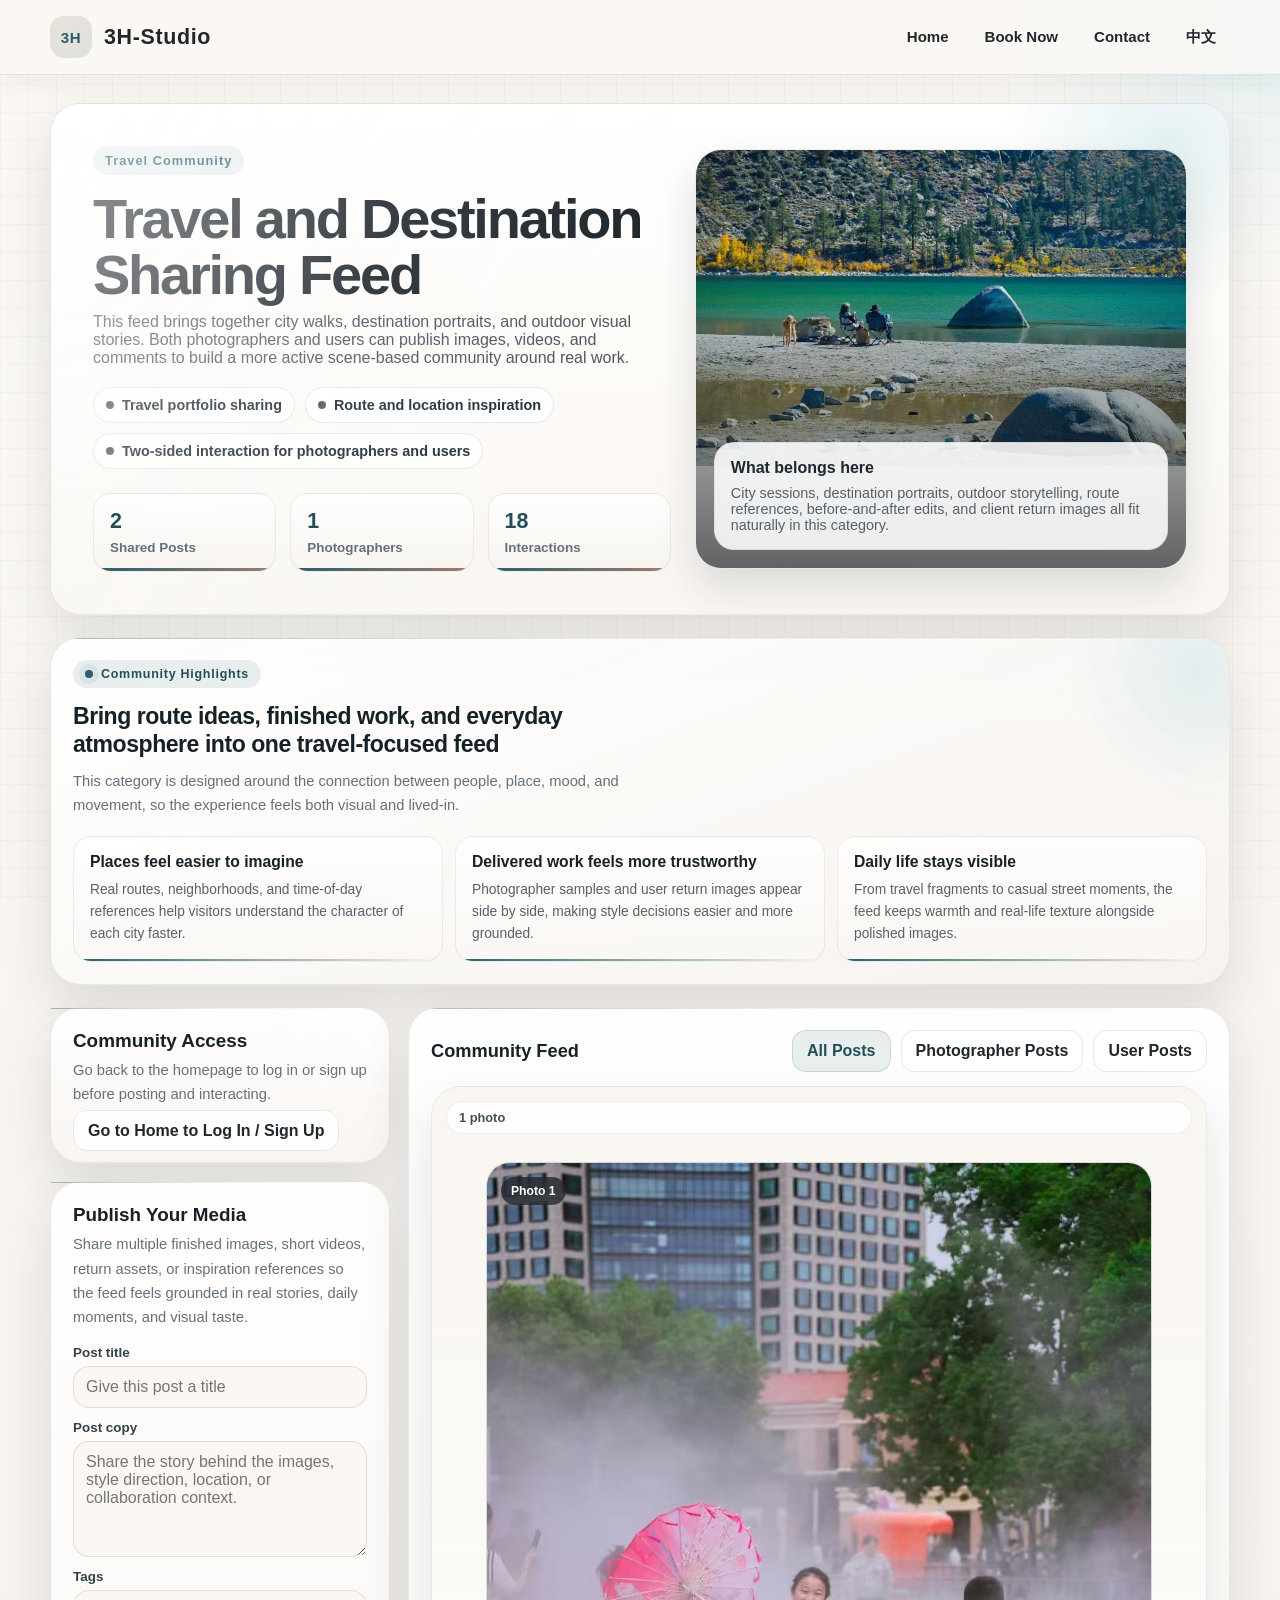
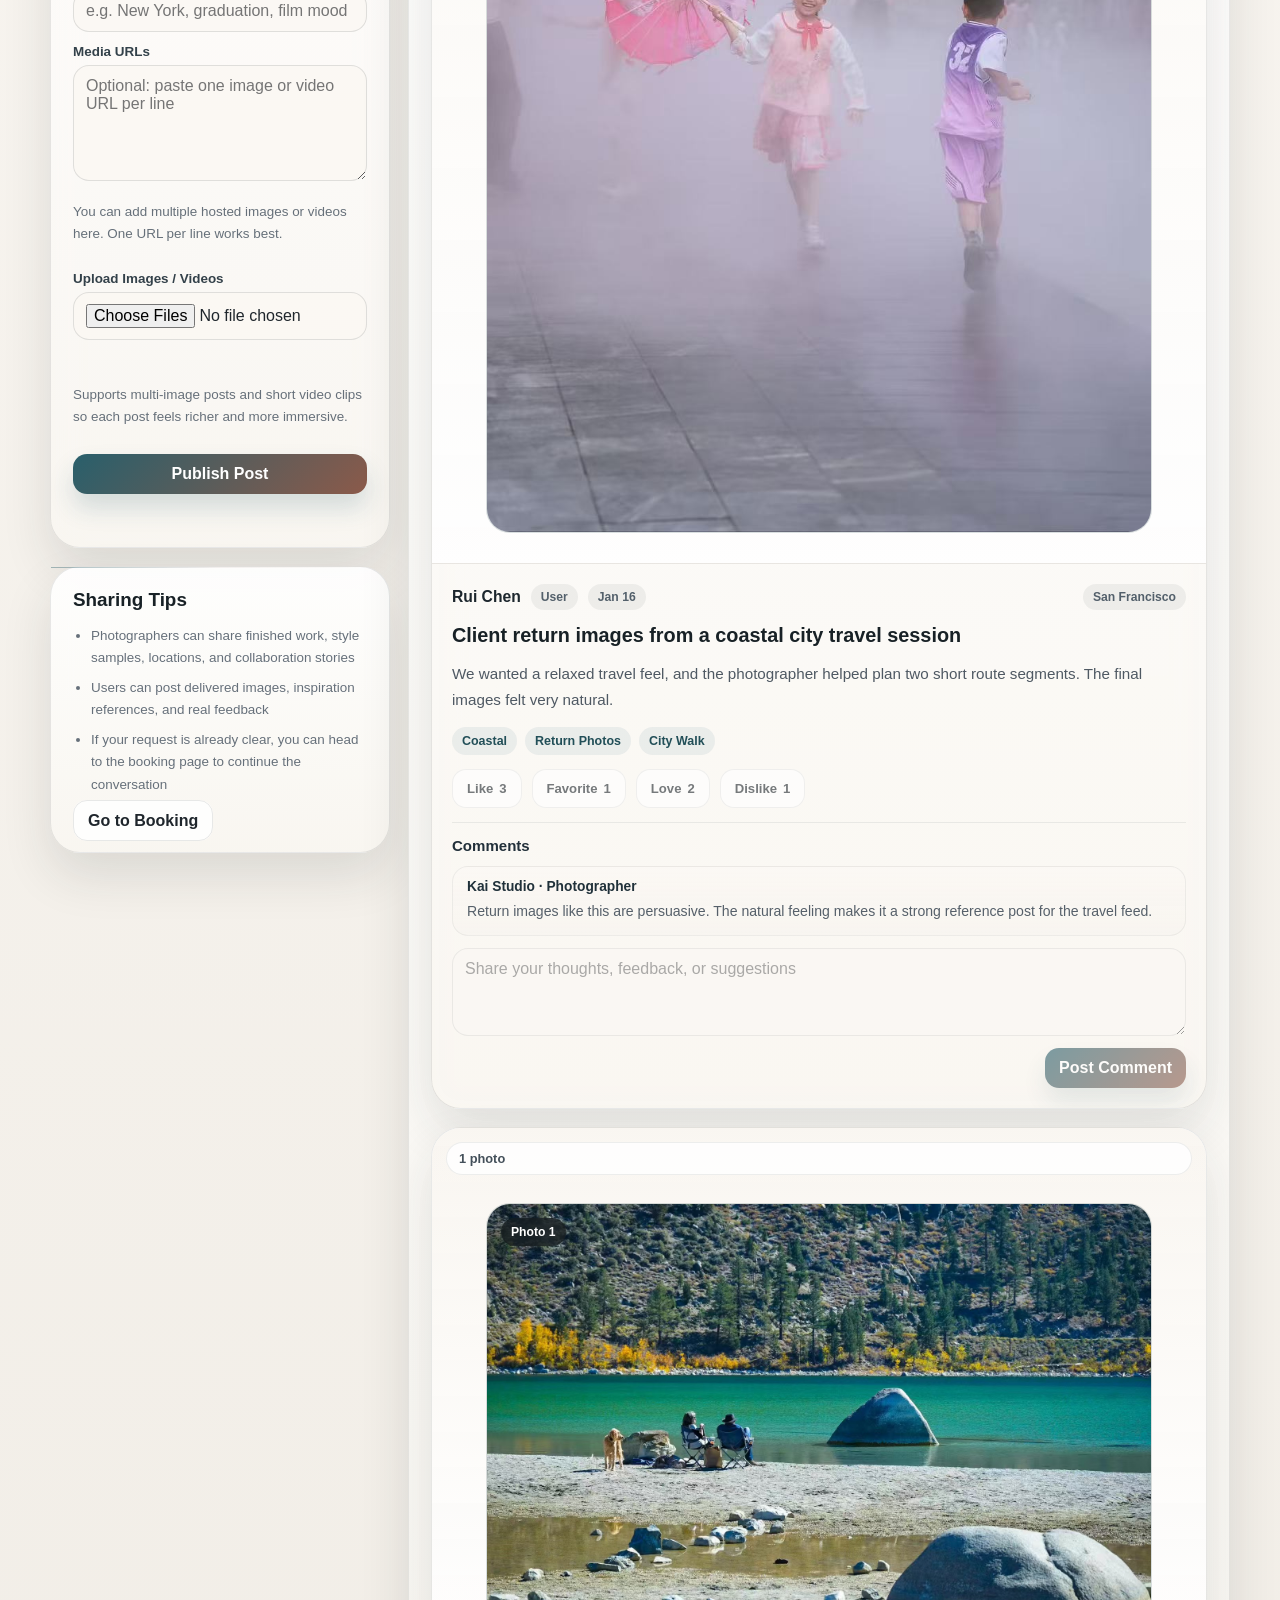
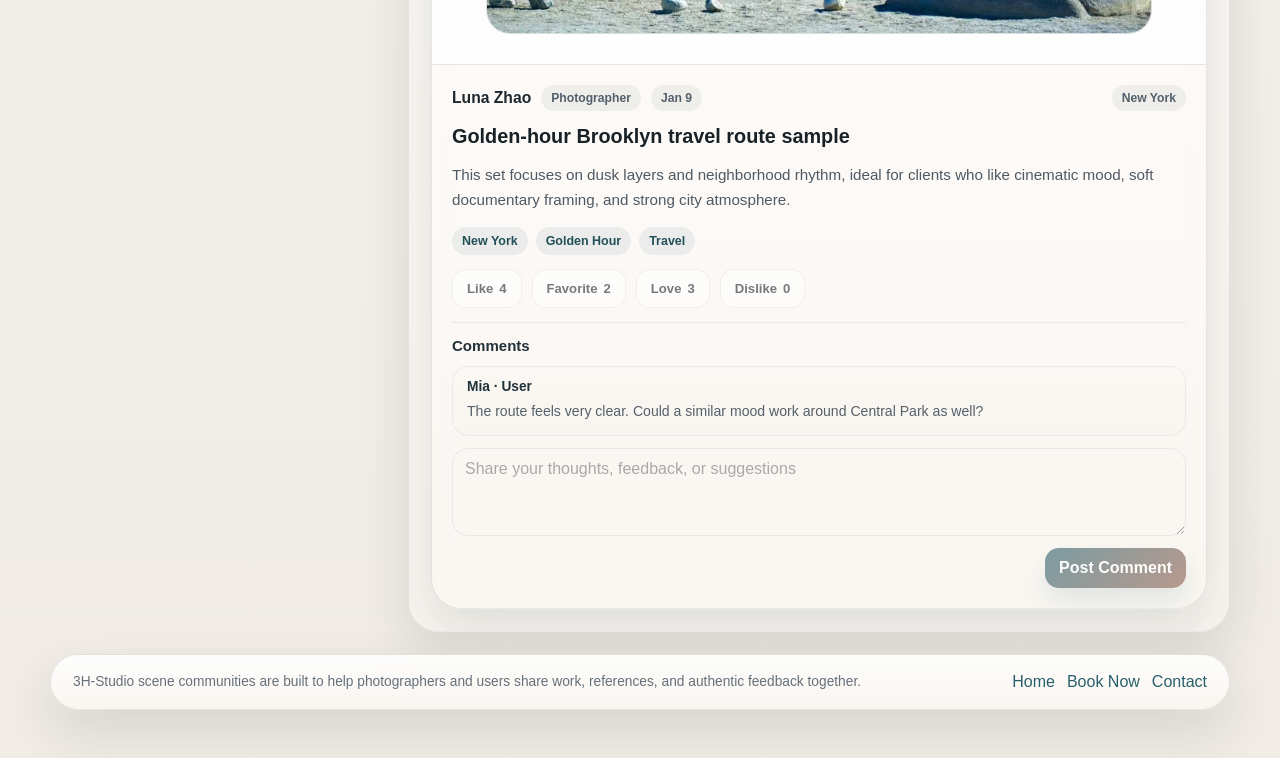
<file: travel-community-en.html>
<!DOCTYPE html>
<html lang="en">
<head>
  <meta charset="UTF-8" />
  <meta name="viewport" content="width=device-width, initial-scale=1.0" />
  <title>3H-Studio | Travel Community</title>
  <link rel="stylesheet" href="assets/community-hub.css" />
</head>
<body>
  <div data-community-app data-scene="travel" data-locale="en" data-peer-url="travel-community.html"></div>
  <script src="assets/community-hub.js"></script>
</body>
</html>
</file>
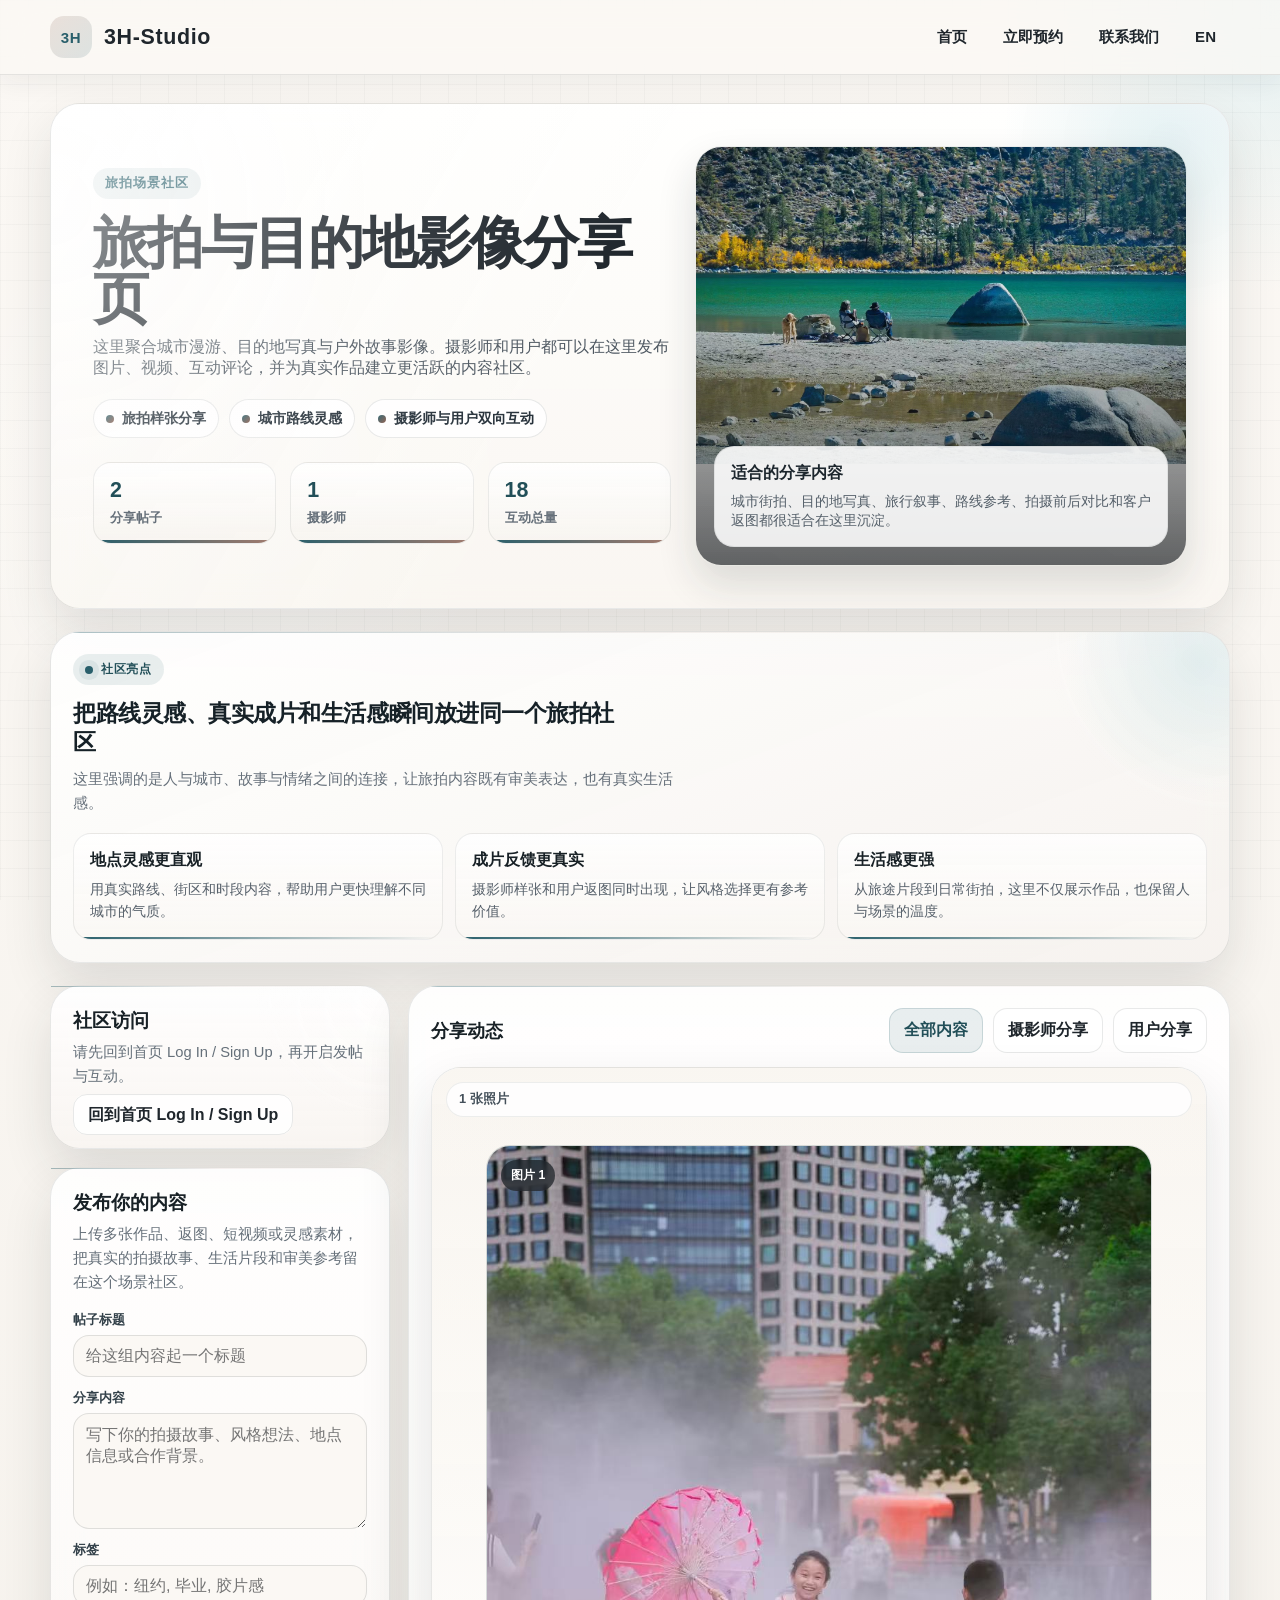
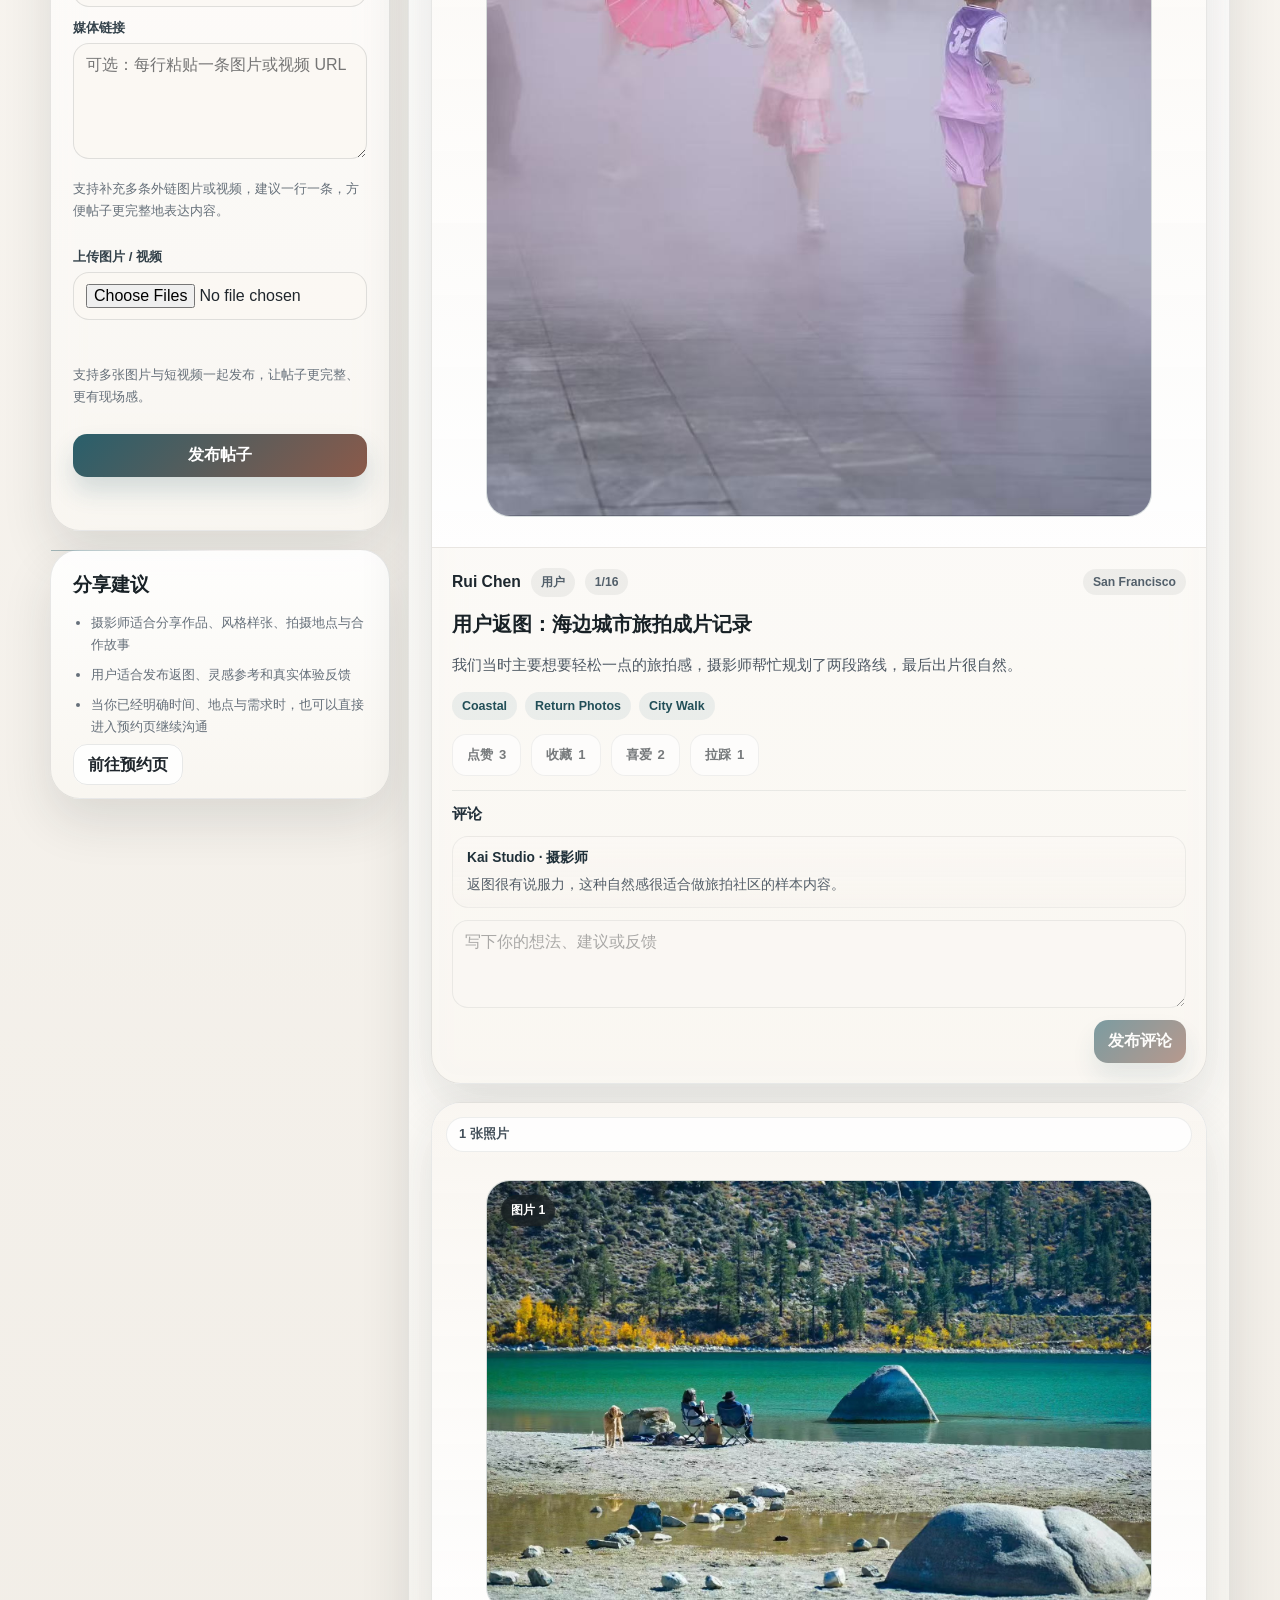
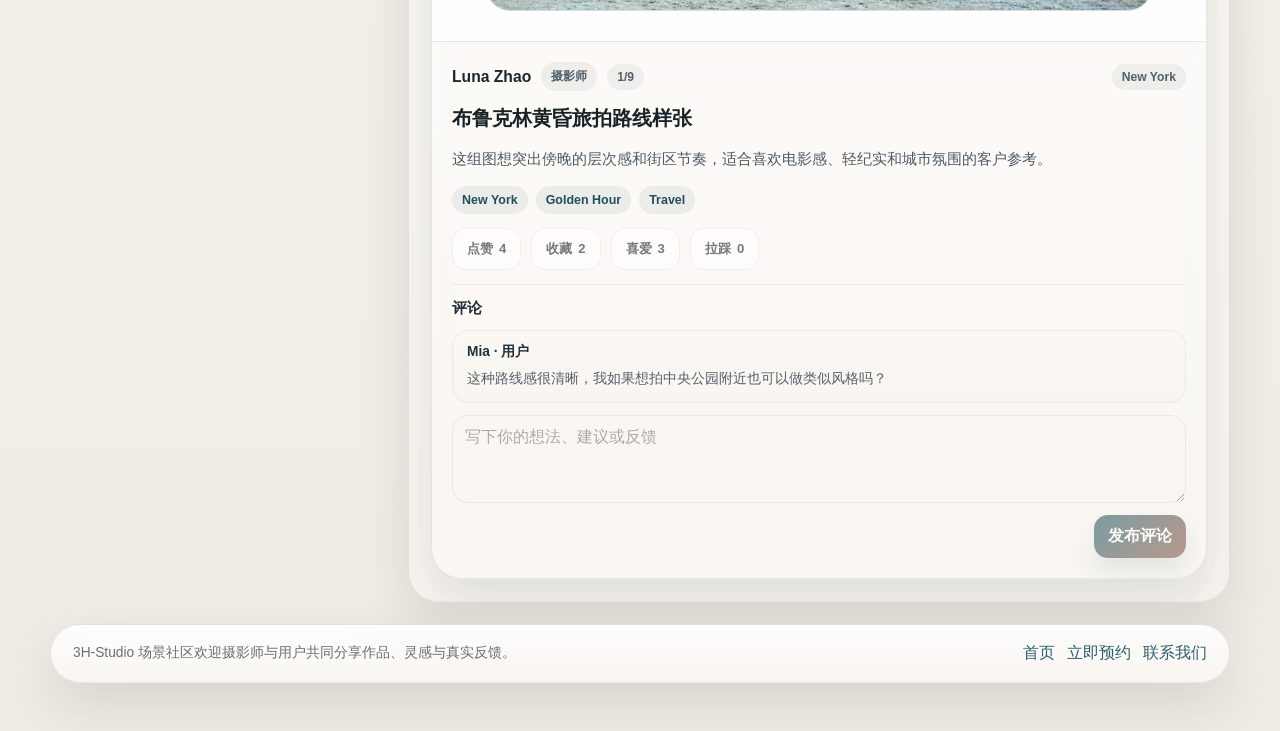
<file: travel-community.html>
<!DOCTYPE html>
<html lang="zh-CN">
<head>
  <meta charset="UTF-8" />
  <meta name="viewport" content="width=device-width, initial-scale=1.0" />
  <title>3H-Studio | 旅拍与目的地影像社区</title>
  <link rel="stylesheet" href="assets/community-hub.css" />
</head>
<body>
  <div data-community-app data-scene="travel" data-locale="zh" data-peer-url="travel-community-en.html"></div>
  <script src="assets/community-hub.js"></script>
</body>
</html>
</file>
<file: assets/customer-support-widget.css>
.customer-support-shell {
  position: fixed;
  right: clamp(14px, 2.8vw, 28px);
  bottom: 22px;
  z-index: 48;
  display: grid;
  justify-items: end;
  gap: 12px;
}

.support-launcher {
  border: 0;
  border-radius: 999px;
  padding: 12px 18px;
  background: linear-gradient(135deg, #295f6b, #8b5a4a);
  color: #fff;
  font: inherit;
  font-weight: 800;
  letter-spacing: 0.02em;
  box-shadow: 0 18px 34px rgba(31, 38, 44, 0.18);
  cursor: pointer;
  transition: transform 160ms ease, box-shadow 160ms ease;
}

.support-launcher:hover {
  transform: translateY(-2px);
  box-shadow: 0 22px 40px rgba(31, 38, 44, 0.22);
}

.support-launcher:focus-visible,
.support-close:focus-visible,
.support-mode-button:focus-visible,
.support-quick-button:focus-visible,
.support-send:focus-visible,
.support-cta:focus-visible,
.support-secondary:focus-visible,
.support-copy-button:focus-visible {
  outline: 3px solid rgba(41, 95, 107, 0.2);
  outline-offset: 2px;
}

.support-widget {
  width: min(392px, calc(100vw - 24px));
  border-radius: 24px;
  overflow: hidden;
  background: rgba(255, 255, 255, 0.96);
  border: 1px solid rgba(31, 38, 44, 0.1);
  box-shadow: 0 28px 56px rgba(31, 38, 44, 0.16);
  backdrop-filter: blur(18px);
}

.support-widget[hidden],
.support-panel[hidden] {
  display: none !important;
}

.support-header {
  padding: 18px 18px 12px;
  background:
    radial-gradient(240px circle at 0% 0%, rgba(208, 163, 95, 0.16), transparent 52%),
    linear-gradient(180deg, rgba(255, 255, 255, 0.96), rgba(248, 245, 240, 0.96));
  border-bottom: 1px solid rgba(31, 38, 44, 0.08);
}

.support-header-row {
  display: flex;
  align-items: flex-start;
  justify-content: space-between;
  gap: 12px;
}

.support-kicker {
  display: inline-flex;
  align-items: center;
  gap: 8px;
  padding: 6px 10px;
  border-radius: 999px;
  background: rgba(139, 90, 74, 0.1);
  color: #8b5a4a;
  font-size: 0.74rem;
  font-weight: 800;
  letter-spacing: 0.08em;
}

.support-title {
  margin: 10px 0 6px;
  color: #182126;
  font-size: 1.05rem;
  line-height: 1.25;
}

.support-subtitle {
  margin: 0;
  color: #56606a;
  font-size: 0.89rem;
  line-height: 1.6;
}

.support-close {
  width: 38px;
  height: 38px;
  border: 0;
  border-radius: 12px;
  background: rgba(31, 38, 44, 0.06);
  color: #1f262c;
  font: inherit;
  font-size: 1rem;
  cursor: pointer;
  transition: background-color 160ms ease, transform 160ms ease;
}

.support-close:hover {
  background: rgba(31, 38, 44, 0.1);
  transform: translateY(-1px);
}

.support-status-row {
  display: flex;
  flex-wrap: wrap;
  gap: 8px;
  margin-top: 12px;
}

.support-status,
.support-badge {
  display: inline-flex;
  align-items: center;
  gap: 8px;
  padding: 7px 10px;
  border-radius: 999px;
  font-size: 0.76rem;
  font-weight: 800;
}

.support-status::before,
.support-badge::before {
  content: "";
  width: 8px;
  height: 8px;
  border-radius: 50%;
}

.support-status {
  background: rgba(41, 95, 107, 0.1);
  color: #295f6b;
}

.support-status::before {
  background: #295f6b;
}

.support-status.is-pending {
  background: rgba(208, 163, 95, 0.16);
  color: #8b5a4a;
}

.support-status.is-pending::before {
  background: #d0a35f;
}

.support-badge {
  background: rgba(31, 38, 44, 0.07);
  color: #4f5964;
}

.support-badge::before {
  background: #7b8792;
}

.support-mode-row {
  display: grid;
  grid-template-columns: repeat(2, minmax(0, 1fr));
  gap: 10px;
  padding: 14px 18px 0;
}

.support-mode-button {
  border: 1px solid rgba(31, 38, 44, 0.1);
  border-radius: 14px;
  padding: 11px 12px;
  background: rgba(255, 255, 255, 0.74);
  color: #1f262c;
  font: inherit;
  font-weight: 800;
  cursor: pointer;
  transition: transform 160ms ease, border-color 160ms ease, background-color 160ms ease;
}

.support-mode-button:hover {
  transform: translateY(-1px);
  border-color: rgba(41, 95, 107, 0.18);
}

.support-mode-button.is-active {
  background: linear-gradient(135deg, rgba(41, 95, 107, 0.96), rgba(139, 90, 74, 0.92));
  border-color: transparent;
  color: #fff;
}

.support-body {
  padding: 14px 18px 18px;
}

.support-messages {
  max-height: 300px;
  overflow: auto;
  display: grid;
  gap: 10px;
  padding-right: 4px;
}

.support-message {
  max-width: 88%;
  padding: 11px 14px;
  border-radius: 16px;
  font-size: 0.92rem;
  line-height: 1.6;
  white-space: pre-wrap;
}

.support-message.is-assistant {
  justify-self: start;
  background: rgba(41, 95, 107, 0.1);
  color: #20323a;
}

.support-message.is-user {
  justify-self: end;
  background: linear-gradient(135deg, #295f6b, #8b5a4a);
  color: #fff;
}

.support-message.is-typing {
  display: inline-flex;
  align-items: center;
  gap: 7px;
}

.support-dot {
  width: 7px;
  height: 7px;
  border-radius: 50%;
  background: #295f6b;
  animation: support-pulse 1.2s ease-in-out infinite;
}

.support-dot:nth-child(2) {
  animation-delay: 0.18s;
}

.support-dot:nth-child(3) {
  animation-delay: 0.36s;
}

.support-quick-grid {
  display: flex;
  flex-wrap: wrap;
  gap: 8px;
  margin: 14px 0;
}

.support-quick-button {
  border: 1px solid rgba(31, 38, 44, 0.1);
  border-radius: 999px;
  padding: 8px 12px;
  background: rgba(255, 255, 255, 0.84);
  color: #20323a;
  font: inherit;
  font-size: 0.82rem;
  font-weight: 700;
  cursor: pointer;
}

.support-input-form {
  display: grid;
  gap: 10px;
}

.support-input {
  width: 100%;
  min-height: 84px;
  resize: vertical;
  border-radius: 16px;
  border: 1px solid rgba(31, 38, 44, 0.12);
  background: rgba(251, 248, 244, 0.92);
  padding: 12px 14px;
  color: #1f262c;
  font: inherit;
}

.support-input:focus,
.support-human-input:focus,
.support-human-textarea:focus {
  outline: none;
  border-color: rgba(41, 95, 107, 0.3);
  box-shadow: 0 0 0 3px rgba(41, 95, 107, 0.1);
}

.support-form-row {
  display: flex;
  align-items: center;
  justify-content: space-between;
  gap: 12px;
}

.support-note {
  margin: 0;
  color: #6c737b;
  font-size: 0.78rem;
  line-height: 1.5;
}

.support-send,
.support-cta,
.support-secondary,
.support-copy-button {
  border: 0;
  border-radius: 14px;
  padding: 11px 14px;
  font: inherit;
  font-weight: 800;
  cursor: pointer;
  text-decoration: none;
  transition: transform 160ms ease, box-shadow 160ms ease;
}

.support-send,
.support-cta,
.support-copy-button {
  background: linear-gradient(135deg, #295f6b, #8b5a4a);
  color: #fff;
  box-shadow: 0 14px 24px rgba(41, 95, 107, 0.18);
}

.support-secondary {
  background: rgba(31, 38, 44, 0.06);
  color: #1f262c;
}

.support-send:hover,
.support-cta:hover,
.support-secondary:hover,
.support-copy-button:hover {
  transform: translateY(-1px);
}

.support-send[disabled] {
  opacity: 0.7;
  cursor: wait;
}

.support-human-stack {
  display: grid;
  gap: 12px;
}

.support-human-card,
.support-human-form {
  border: 1px solid rgba(31, 38, 44, 0.08);
  border-radius: 18px;
  padding: 14px;
  background: linear-gradient(180deg, rgba(255, 255, 255, 0.92), rgba(248, 245, 240, 0.92));
}

.support-human-card h4,
.support-human-form h4 {
  margin: 0 0 6px;
  color: #182126;
  font-size: 0.96rem;
}

.support-human-card p,
.support-human-form p {
  margin: 0;
  color: #58616b;
  font-size: 0.88rem;
  line-height: 1.6;
}

.support-human-actions {
  display: flex;
  flex-wrap: wrap;
  gap: 10px;
  margin-top: 12px;
}

.support-human-grid {
  display: grid;
  gap: 10px;
  margin-top: 12px;
}

.support-human-field {
  display: grid;
  gap: 6px;
}

.support-human-field label {
  color: #34424b;
  font-size: 0.82rem;
  font-weight: 700;
}

.support-human-input,
.support-human-textarea {
  width: 100%;
  border-radius: 14px;
  border: 1px solid rgba(31, 38, 44, 0.12);
  background: rgba(251, 248, 244, 0.94);
  padding: 11px 12px;
  color: #1f262c;
  font: inherit;
}

.support-human-textarea {
  min-height: 86px;
  resize: vertical;
}

.support-copy-feedback {
  min-height: 1.3em;
  margin-top: 10px;
  color: #295f6b;
  font-size: 0.78rem;
}

@keyframes support-pulse {
  0%,
  80%,
  100% {
    opacity: 0.35;
    transform: translateY(0);
  }

  40% {
    opacity: 1;
    transform: translateY(-2px);
  }
}

@media (max-width: 720px) {
  .customer-support-shell {
    left: 12px;
    right: 12px;
    justify-items: stretch;
  }

  .support-launcher {
    justify-self: end;
  }

  .support-widget {
    width: 100%;
  }
}
</file>
<file: assets/service-card-flip.css>
.service-card.service-card-interactive {
  position: relative;
  perspective: 1600px;
  background: transparent;
  border: 0;
  box-shadow: none;
  backdrop-filter: none;
  overflow: visible;
}

.service-card-interactive .service-flip {
  position: relative;
  min-height: 100%;
  transform-style: preserve-3d;
  transition: transform 340ms ease;
}

.service-card-interactive.is-flipped .service-flip {
  transform: rotateY(180deg);
}

.service-card-interactive .service-face {
  position: relative;
  min-height: 100%;
  border-radius: var(--radius-lg);
  overflow: hidden;
  backface-visibility: hidden;
  background: linear-gradient(180deg, rgba(255, 255, 255, 0.94), rgba(250, 247, 243, 0.94));
  border: 1px solid rgba(31, 38, 44, 0.1);
  box-shadow: 0 10px 22px rgba(31, 38, 44, 0.08);
}

.service-card-interactive .service-face-front {
  display: grid;
  grid-template-rows: auto 1fr;
  height: 100%;
  pointer-events: auto;
}

.service-card-interactive .service-face-back {
  position: absolute;
  inset: 0;
  display: grid;
  align-content: space-between;
  gap: 16px;
  padding: 22px;
  transform: rotateY(180deg);
  color: #fff;
  z-index: 2;
  pointer-events: none;
}

.service-card-interactive.is-flipped .service-face-front {
  pointer-events: none;
}

.service-card-interactive.is-flipped .service-face-back {
  pointer-events: auto;
}

.service-card-interactive[data-scene="travel"] .service-face-back {
  background:
    linear-gradient(180deg, rgba(12, 24, 30, 0.12), rgba(12, 24, 30, 0.8)),
    url("picture6.jpg") center / cover no-repeat;
}

.service-card-interactive[data-scene="graduation"] .service-face-back {
  background:
    linear-gradient(180deg, rgba(32, 19, 16, 0.1), rgba(32, 19, 16, 0.82)),
    url("picture5.jpg") center / cover no-repeat;
}

.service-card-interactive[data-scene="brand"] .service-face-back {
  background:
    linear-gradient(180deg, rgba(24, 18, 32, 0.1), rgba(24, 18, 32, 0.82)),
    url("picture8.jpg") center / cover no-repeat;
}

.service-card-interactive .service-face-back::after {
  content: "";
  position: absolute;
  inset: 0;
  background: linear-gradient(30deg, rgba(255, 255, 255, 0.1), transparent 46%);
  pointer-events: none;
}

.service-card-interactive .service-face-back > * {
  position: relative;
  z-index: 1;
}

.service-card-interactive .service-copy {
  display: grid;
  gap: 12px;
  align-content: start;
}

.service-preview-button,
.service-enter-link,
.service-back-button {
  display: inline-flex;
  align-items: center;
  justify-content: center;
  min-height: 42px;
  padding: 10px 14px;
  border-radius: 12px;
  font: inherit;
  font-weight: 800;
  text-decoration: none;
  transition: transform 160ms ease, box-shadow 160ms ease, border-color 160ms ease;
}

.service-preview-button,
.service-back-button {
  border: 1px solid rgba(31, 38, 44, 0.1);
  background: rgba(255, 255, 255, 0.82);
  color: var(--text);
  cursor: pointer;
}

.service-enter-link {
  background: rgba(255, 255, 255, 0.94);
  color: #182126;
  box-shadow: 0 12px 20px rgba(10, 14, 18, 0.18);
}

.service-preview-button:hover,
.service-enter-link:hover,
.service-back-button:hover {
  transform: translateY(-1px);
  text-decoration: none;
}

.service-preview-button {
  justify-self: start;
}

.service-card-interactive .service-face-front,
.service-preview-button,
.service-enter-link,
.service-back-button {
  touch-action: manipulation;
}

.service-access-label {
  display: inline-flex;
  align-items: center;
  gap: 8px;
  justify-self: start;
  padding: 7px 11px;
  border-radius: 999px;
  background: rgba(255, 255, 255, 0.14);
  color: rgba(255, 255, 255, 0.92);
  font-size: 0.78rem;
  font-weight: 800;
  letter-spacing: 0.06em;
}

.service-face-back h3 {
  margin: 0;
  font-size: 1.26rem;
  line-height: 1.2;
}

.service-face-back p {
  margin: 10px 0 0;
  color: rgba(255, 255, 255, 0.88);
  font-size: 0.93rem;
  line-height: 1.7;
}

.service-back-actions {
  display: flex;
  flex-wrap: wrap;
  gap: 10px;
}

@media (max-width: 720px) {
  .service-card-interactive .service-face-back {
    padding: 18px;
  }

  .service-back-actions {
    flex-direction: column;
    align-items: stretch;
  }
}
</file>
<file: assets/site-auth.css>
.header-actions {
  display: flex;
  align-items: center;
  gap: 14px;
  margin-left: auto;
}

.auth-entry {
  position: relative;
  display: flex;
  align-items: center;
}

.auth-toolbar,
.auth-session {
  display: flex;
  align-items: center;
  gap: 10px;
}

.auth-session[hidden],
.auth-modal[hidden],
.auth-backdrop[hidden],
.auth-pane[hidden] {
  display: none !important;
}

.auth-trigger,
.auth-tab,
.auth-submit,
.auth-close {
  font: inherit;
}

.auth-trigger {
  border: 1px solid rgba(255, 255, 255, 0.14);
  border-radius: 999px;
  min-height: 42px;
  padding: 0 16px;
  background: rgba(255, 255, 255, 0.08);
  color: #ffffff;
  font-weight: 800;
  cursor: pointer;
  transition: transform 160ms ease, background-color 160ms ease, box-shadow 160ms ease, border-color 160ms ease;
}

.auth-trigger:hover,
.auth-tab:hover,
.auth-submit:hover,
.auth-close:hover {
  transform: translateY(-1px);
}

.auth-trigger-primary {
  border-color: rgba(255, 255, 255, 0.1);
  background: linear-gradient(135deg, #8b5a4a, #295f6b);
  box-shadow: 0 14px 24px rgba(41, 95, 107, 0.22);
}

.auth-chip {
  display: inline-flex;
  align-items: center;
  min-height: 42px;
  padding: 0 16px;
  border-radius: 999px;
  border: 1px solid rgba(255, 255, 255, 0.14);
  background: rgba(255, 255, 255, 0.1);
  color: #ffffff;
  font-size: 0.92rem;
  font-weight: 800;
  backdrop-filter: blur(12px);
}

.auth-backdrop {
  position: fixed;
  inset: 0;
  z-index: 58;
  background: rgba(7, 10, 14, 0.38);
  backdrop-filter: blur(5px);
  opacity: 0;
  visibility: hidden;
  pointer-events: none;
  transition: opacity 180ms ease, visibility 180ms ease;
}

.auth-modal {
  position: fixed;
  top: 92px;
  right: 28px;
  z-index: 59;
  width: min(560px, calc(100vw - 32px));
  opacity: 0;
  visibility: hidden;
  pointer-events: none;
  transition: opacity 180ms ease, transform 180ms ease, visibility 180ms ease;
  transform: translateY(-8px);
}

.auth-entry.is-open .auth-backdrop,
.auth-entry.is-open .auth-modal {
  opacity: 1;
  visibility: visible;
  pointer-events: auto;
}

.auth-entry.is-open .auth-modal {
  transform: translateY(0);
}

.auth-panel {
  position: relative;
  overflow: hidden;
  border-radius: 28px;
  padding: 26px;
  background:
    radial-gradient(520px circle at 100% 0%, rgba(255, 255, 255, 0.16), transparent 40%),
    linear-gradient(180deg, rgba(21, 28, 34, 0.95), rgba(10, 14, 18, 0.94));
  border: 1px solid rgba(255, 255, 255, 0.12);
  box-shadow: 0 28px 60px rgba(3, 7, 10, 0.34);
  color: #ffffff;
}

.auth-panel::after {
  content: "";
  position: absolute;
  inset: auto -120px -140px auto;
  width: 280px;
  height: 280px;
  border-radius: 50%;
  background: radial-gradient(circle, rgba(41, 95, 107, 0.32) 0%, transparent 68%);
  pointer-events: none;
}

.auth-close {
  position: absolute;
  top: 16px;
  right: 16px;
  width: 38px;
  height: 38px;
  border: 1px solid rgba(255, 255, 255, 0.12);
  border-radius: 999px;
  background: rgba(255, 255, 255, 0.08);
  color: #ffffff;
  cursor: pointer;
}

.auth-kicker {
  display: inline-flex;
  align-items: center;
  gap: 8px;
  padding: 7px 12px;
  border-radius: 999px;
  background: rgba(255, 255, 255, 0.12);
  color: rgba(255, 255, 255, 0.86);
  font-size: 0.78rem;
  font-weight: 800;
  letter-spacing: 0.08em;
  text-transform: uppercase;
}

.auth-title {
  margin: 16px 0 8px;
  font-family: "Optima", "PingFang SC", "Hiragino Sans GB", "Microsoft YaHei", "Noto Sans SC", "Avenir Next Condensed", "Trebuchet MS", sans-serif;
  font-size: clamp(1.9rem, 3vw, 2.5rem);
  line-height: 0.96;
  letter-spacing: -0.04em;
}

.auth-copy {
  margin: 0;
  color: rgba(255, 255, 255, 0.74);
  font-size: 0.96rem;
  line-height: 1.7;
}

.auth-tabs {
  display: inline-flex;
  flex-wrap: wrap;
  gap: 8px;
  margin-top: 22px;
  padding: 6px;
  border-radius: 999px;
  background: rgba(255, 255, 255, 0.08);
  border: 1px solid rgba(255, 255, 255, 0.08);
}

.auth-tab {
  border: 0;
  border-radius: 999px;
  min-height: 40px;
  padding: 0 16px;
  background: transparent;
  color: rgba(255, 255, 255, 0.74);
  font-weight: 800;
  cursor: pointer;
  transition: background-color 160ms ease, color 160ms ease;
}

.auth-tab.is-active {
  background: rgba(255, 255, 255, 0.14);
  color: #ffffff;
}

.auth-pane-wrap {
  margin-top: 18px;
}

.auth-form {
  display: grid;
  gap: 14px;
}

.auth-form-grid {
  display: grid;
  grid-template-columns: repeat(2, minmax(0, 1fr));
  gap: 12px;
}

.auth-field {
  display: grid;
  gap: 7px;
}

.auth-field label {
  color: rgba(255, 255, 255, 0.82);
  font-size: 0.84rem;
  font-weight: 700;
}

.auth-field input,
.auth-field select {
  width: 100%;
  min-height: 48px;
  border-radius: 16px;
  border: 1px solid rgba(255, 255, 255, 0.12);
  background: rgba(255, 255, 255, 0.08);
  padding: 12px 14px;
  color: #ffffff;
}

.auth-field input::placeholder {
  color: rgba(255, 255, 255, 0.42);
}

.auth-field select {
  appearance: none;
}

.auth-field input:focus,
.auth-field select:focus {
  outline: none;
  border-color: rgba(255, 255, 255, 0.24);
  box-shadow: 0 0 0 3px rgba(255, 255, 255, 0.08);
}

.auth-submit {
  border: 0;
  border-radius: 16px;
  min-height: 48px;
  padding: 12px 18px;
  background: linear-gradient(135deg, #8b5a4a, #295f6b);
  color: #ffffff;
  font-weight: 800;
  cursor: pointer;
  box-shadow: 0 16px 28px rgba(41, 95, 107, 0.2);
}

.auth-status,
.auth-note {
  color: rgba(255, 255, 255, 0.68);
  font-size: 0.84rem;
  line-height: 1.6;
}

.auth-status {
  min-height: 1.4em;
}

.auth-note {
  margin: 0;
}

@media (max-width: 640px) {
  .header-actions {
    width: 100%;
    flex-direction: column;
    align-items: stretch;
  }

  .auth-entry,
  .auth-toolbar,
  .auth-session {
    width: 100%;
  }

  .auth-toolbar,
  .auth-session {
    justify-content: stretch;
  }

  .auth-trigger,
  .auth-chip {
    flex: 1 1 auto;
    justify-content: center;
  }

  .auth-modal {
    top: 138px;
    right: 16px;
    left: 16px;
    width: auto;
  }

  .auth-panel {
    padding: 22px 18px;
  }

  .auth-form-grid {
    grid-template-columns: 1fr;
  }
}
</file>
<file: assets/community-hub.css>
:root {
  --community-bg-1: #fbf8f4;
  --community-bg-2: #f0ece5;
  --community-surface: rgba(255, 255, 255, 0.86);
  --community-surface-strong: #fffdfa;
  --community-text: #1f262c;
  --community-muted: #66707a;
  --community-line: rgba(31, 38, 44, 0.1);
  --community-shadow: 0 22px 50px rgba(31, 38, 44, 0.12);
  --community-radius-lg: 22px;
  --community-radius-xl: 30px;
  --scene-accent: #295f6b;
  --scene-accent-strong: #1f4e58;
  --scene-wash: rgba(41, 95, 107, 0.1);
  --scene-glow: rgba(208, 163, 95, 0.16);
}

* {
  box-sizing: border-box;
}

html {
  scroll-behavior: smooth;
}

body {
  margin: 0;
  min-height: 100vh;
  font-family: "PingFang SC", "Hiragino Sans GB", "Microsoft YaHei", "Noto Sans SC", "Avenir Next", "Trebuchet MS", "Segoe UI", sans-serif;
  color: var(--community-text);
  background:
    radial-gradient(720px circle at 18% 12%, rgba(255, 255, 255, 0.52) 0%, transparent 40%),
    radial-gradient(900px circle at -10% -10%, var(--scene-glow) 0%, transparent 36%),
    radial-gradient(860px circle at 100% 0%, rgba(219, 238, 241, 0.72) 0%, transparent 34%),
    linear-gradient(180deg, var(--community-bg-1) 0%, var(--community-bg-2) 100%);
}

body::before {
  content: "";
  position: fixed;
  inset: 0;
  pointer-events: none;
  background-image:
    linear-gradient(rgba(31, 38, 44, 0.026) 1px, transparent 1px),
    linear-gradient(90deg, rgba(31, 38, 44, 0.026) 1px, transparent 1px);
  background-size: 28px 28px;
  z-index: -1;
}

a {
  color: var(--scene-accent);
  text-decoration: none;
}

a:hover {
  text-decoration: underline;
  text-underline-offset: 3px;
}

button,
input,
textarea,
select {
  font: inherit;
}

.community-header {
  position: sticky;
  top: 0;
  z-index: 32;
  backdrop-filter: blur(18px);
  background: rgba(251, 248, 244, 0.74);
  border-bottom: 1px solid var(--community-line);
  box-shadow: 0 8px 24px rgba(31, 38, 44, 0.06);
}

.community-header-inner {
  max-width: 1220px;
  margin: 0 auto;
  padding: 16px 20px;
  display: flex;
  align-items: center;
  justify-content: space-between;
  gap: 16px;
}

.community-brand {
  display: inline-flex;
  align-items: center;
  gap: 12px;
  color: var(--community-text);
  font-family: "Optima", "PingFang SC", "Hiragino Sans GB", "Microsoft YaHei", "Noto Sans SC", "Avenir Next Condensed", "Trebuchet MS", sans-serif;
  font-size: 1.34rem;
  font-weight: 700;
  letter-spacing: 0.03em;
}

.community-brand:hover {
  text-decoration: none;
}

.community-brand-mark {
  width: 42px;
  height: 42px;
  display: grid;
  place-items: center;
  border-radius: 14px;
  background: linear-gradient(135deg, rgba(139, 90, 74, 0.16), rgba(41, 95, 107, 0.14));
  color: var(--scene-accent);
  font-size: 0.94rem;
  font-weight: 900;
}

.community-nav {
  list-style: none;
  margin: 0;
  padding: 0;
  display: flex;
  flex-wrap: wrap;
  gap: 8px;
}

.community-nav a {
  display: inline-flex;
  align-items: center;
  justify-content: center;
  padding: 8px 14px;
  border-radius: 999px;
  color: var(--community-text);
  font-size: 0.94rem;
  font-weight: 700;
  transition: transform 160ms ease, background-color 160ms ease, box-shadow 160ms ease;
}

.community-nav a:hover {
  text-decoration: none;
  background: #fff;
  transform: translateY(-1px);
}

.community-shell {
  max-width: 1220px;
  margin: 0 auto;
  padding: 28px 20px 48px;
}

.community-card,
.panel-card,
.post-card,
.sidebar-card {
  border-radius: var(--community-radius-xl);
  background: linear-gradient(180deg, rgba(255, 255, 255, 0.9), rgba(249, 246, 241, 0.9));
  border: 1px solid var(--community-line);
  box-shadow: var(--community-shadow);
  backdrop-filter: blur(14px);
}

.community-hero {
  position: relative;
  overflow: hidden;
  padding: clamp(24px, 4vw, 42px);
}

.community-hero::before {
  content: "";
  position: absolute;
  inset: 0;
  background:
    linear-gradient(120deg, rgba(255, 255, 255, 0.28), transparent 46%),
    radial-gradient(640px circle at 0% 20%, rgba(255, 255, 255, 0.34), transparent 52%);
  pointer-events: none;
}

.community-hero::after {
  content: "";
  position: absolute;
  width: 360px;
  height: 360px;
  right: -120px;
  top: -140px;
  border-radius: 50%;
  background: radial-gradient(circle, var(--scene-glow) 0%, transparent 66%);
  pointer-events: none;
}

.community-hero-grid {
  display: grid;
  grid-template-columns: 1.08fr 0.92fr;
  gap: 24px;
  align-items: center;
}

.community-eyebrow {
  display: inline-flex;
  align-items: center;
  gap: 8px;
  padding: 7px 12px;
  border-radius: 999px;
  background: var(--scene-wash);
  color: var(--scene-accent);
  font-size: 0.8rem;
  font-weight: 800;
  letter-spacing: 0.08em;
}

.community-title {
  margin: 16px 0 10px;
  max-width: 760px;
  font-family: "Optima", "PingFang SC", "Hiragino Sans GB", "Microsoft YaHei", "Noto Sans SC", "Avenir Next Condensed", "Trebuchet MS", sans-serif;
  font-size: clamp(2.2rem, 5vw, 3.5rem);
  line-height: 1;
  letter-spacing: -0.04em;
}

.community-description {
  margin: 0;
  max-width: 700px;
  color: #4e5861;
  font-size: 1rem;
}

.community-chip-row {
  display: flex;
  flex-wrap: wrap;
  gap: 10px;
  margin-top: 20px;
}

.community-chip {
  display: inline-flex;
  align-items: center;
  gap: 8px;
  padding: 9px 12px;
  border-radius: 999px;
  border: 1px solid rgba(31, 38, 44, 0.1);
  background: rgba(255, 255, 255, 0.8);
  color: #26313a;
  font-size: 0.9rem;
  font-weight: 700;
}

.community-chip::before {
  content: "";
  width: 8px;
  height: 8px;
  border-radius: 50%;
  background: linear-gradient(135deg, var(--scene-accent), #8b5a4a);
}

.community-stat-grid {
  display: grid;
  grid-template-columns: repeat(3, minmax(0, 1fr));
  gap: 14px;
  margin-top: 24px;
}

.community-stat-card {
  position: relative;
  border-radius: 18px;
  padding: 16px;
  overflow: hidden;
  background:
    linear-gradient(180deg, rgba(255, 255, 255, 0.88), rgba(247, 244, 239, 0.78));
  border: 1px solid rgba(31, 38, 44, 0.08);
}

.community-stat-card::after {
  content: "";
  position: absolute;
  inset: auto 0 0 0;
  height: 3px;
  background: linear-gradient(90deg, var(--scene-accent), rgba(139, 90, 74, 0.78));
}

.community-stat-card strong {
  display: block;
  color: var(--scene-accent-strong);
  font-size: 1.34rem;
  line-height: 1.1;
}

.community-stat-card span {
  display: block;
  margin-top: 6px;
  color: var(--community-muted);
  font-size: 0.84rem;
  font-weight: 700;
}

.community-hero-media {
  position: relative;
  min-height: 420px;
  border-radius: 26px;
  overflow: hidden;
  border: 1px solid rgba(31, 38, 44, 0.08);
  box-shadow: 0 18px 38px rgba(31, 38, 44, 0.14);
}

.community-hero-media img {
  width: 100%;
  height: 100%;
  display: block;
  object-fit: cover;
}

.community-hero-media::after {
  content: "";
  position: absolute;
  inset: 0;
  background:
    linear-gradient(180deg, rgba(10, 14, 18, 0.02) 24%, rgba(10, 14, 18, 0.64) 100%),
    linear-gradient(40deg, rgba(255, 255, 255, 0.12), transparent 52%);
}

.community-hero-note {
  position: absolute;
  left: 18px;
  right: 18px;
  bottom: 18px;
  z-index: 1;
  border-radius: 20px;
  padding: 16px;
  background: rgba(255, 255, 255, 0.88);
  border: 1px solid rgba(31, 38, 44, 0.08);
}

.community-hero-note h3 {
  margin: 0 0 8px;
  font-size: 1rem;
  color: #1d272e;
}

.community-hero-note p {
  margin: 0;
  color: #55606a;
  font-size: 0.9rem;
}

.community-dashboard {
  display: grid;
  grid-template-columns: 1.05fr 0.95fr;
  gap: 18px;
  margin-top: 22px;
}

.community-dashboard-single {
  grid-template-columns: 1fr;
}

.panel-card {
  position: relative;
  overflow: hidden;
  padding: 22px;
}

.panel-card::before,
.sidebar-card::before {
  content: "";
  position: absolute;
  inset: 0 auto auto 0;
  width: 100%;
  height: 1px;
  background: linear-gradient(90deg, rgba(41, 95, 107, 0.4), rgba(139, 90, 74, 0.08), transparent);
}

.panel-heading {
  margin: 0 0 6px;
  color: #182126;
  font-size: 1.18rem;
}

.panel-copy {
  margin: 0;
  color: var(--community-muted);
  font-size: 0.92rem;
  line-height: 1.65;
}

.scene-spotlight {
  background:
    radial-gradient(420px circle at 100% 0%, rgba(255, 255, 255, 0.28), transparent 44%),
    linear-gradient(160deg, rgba(255, 255, 255, 0.92), rgba(245, 242, 238, 0.9));
}

.scene-spotlight::after {
  content: "";
  position: absolute;
  width: 280px;
  height: 280px;
  right: -110px;
  top: -110px;
  border-radius: 50%;
  background: radial-gradient(circle, var(--scene-glow) 0%, transparent 68%);
  pointer-events: none;
}

.spotlight-badge {
  display: inline-flex;
  align-items: center;
  gap: 8px;
  padding: 7px 12px;
  border-radius: 999px;
  background: var(--scene-wash);
  color: var(--scene-accent-strong);
  font-size: 0.78rem;
  font-weight: 800;
  letter-spacing: 0.06em;
}

.spotlight-badge::before {
  content: "";
  width: 8px;
  height: 8px;
  border-radius: 50%;
  background: var(--scene-accent);
  box-shadow: 0 0 0 6px rgba(41, 95, 107, 0.08);
}

.spotlight-title {
  margin: 14px 0 10px;
  max-width: 560px;
  color: #162127;
  font-size: 1.44rem;
  line-height: 1.25;
  letter-spacing: -0.02em;
}

.spotlight-lead {
  max-width: 620px;
}

.spotlight-grid {
  display: grid;
  grid-template-columns: repeat(3, minmax(0, 1fr));
  gap: 12px;
  margin-top: 18px;
}

.spotlight-card {
  position: relative;
  overflow: hidden;
  border-radius: 18px;
  padding: 16px;
  background:
    linear-gradient(180deg, rgba(255, 255, 255, 0.82), rgba(250, 247, 243, 0.76));
  border: 1px solid rgba(31, 38, 44, 0.08);
}

.spotlight-card::after {
  content: "";
  position: absolute;
  inset: auto 0 0 0;
  height: 2px;
  background: linear-gradient(90deg, var(--scene-accent), transparent);
}

.spotlight-card h3 {
  margin: 0;
  color: #182126;
  font-size: 0.98rem;
}

.spotlight-card p {
  margin: 8px 0 0;
  color: #57616b;
  font-size: 0.86rem;
  line-height: 1.6;
}

.identity-card {
  margin-top: 16px;
  border-radius: 20px;
  padding: 16px;
  background: linear-gradient(180deg, rgba(255, 255, 255, 0.92), rgba(248, 245, 240, 0.92));
  border: 1px solid rgba(31, 38, 44, 0.08);
  display: grid;
  gap: 10px;
}

.identity-card[hidden] {
  display: none !important;
}

.identity-row {
  display: flex;
  flex-wrap: wrap;
  align-items: center;
  justify-content: space-between;
  gap: 12px;
}

.identity-name {
  margin: 0;
  font-size: 1rem;
  color: #1d272e;
}

.identity-role {
  display: inline-flex;
  align-items: center;
  gap: 8px;
  padding: 7px 10px;
  border-radius: 999px;
  background: var(--scene-wash);
  color: var(--scene-accent-strong);
  font-size: 0.78rem;
  font-weight: 800;
}

.identity-role::before {
  content: "";
  width: 8px;
  height: 8px;
  border-radius: 50%;
  background: var(--scene-accent);
}

.identity-meta {
  color: var(--community-muted);
  font-size: 0.86rem;
}

.auth-form,
.composer-form,
.comment-form {
  display: grid;
  gap: 12px;
}

.form-grid {
  display: grid;
  grid-template-columns: repeat(2, minmax(0, 1fr));
  gap: 12px;
}

.form-field {
  display: grid;
  gap: 6px;
}

.form-field label {
  color: #33414a;
  font-size: 0.84rem;
  font-weight: 700;
}

.form-field input,
.form-field select,
.form-field textarea {
  width: 100%;
  border-radius: 16px;
  border: 1px solid rgba(31, 38, 44, 0.12);
  background: rgba(251, 248, 244, 0.94);
  padding: 11px 12px;
  color: var(--community-text);
}

.form-field textarea {
  min-height: 116px;
  resize: vertical;
}

.media-url-input {
  min-height: 92px;
}

.form-field input:focus,
.form-field select:focus,
.form-field textarea:focus {
  outline: none;
  border-color: rgba(41, 95, 107, 0.28);
  box-shadow: 0 0 0 3px rgba(41, 95, 107, 0.12);
}

.form-help,
.form-status,
.panel-list {
  color: var(--community-muted);
  font-size: 0.84rem;
  line-height: 1.65;
}

.form-status {
  min-height: 1.4em;
}

.panel-list {
  margin: 14px 0 0;
  padding-left: 18px;
}

.panel-list li + li {
  margin-top: 8px;
}

.community-feed-shell {
  display: grid;
  grid-template-columns: 340px minmax(0, 1fr);
  gap: 18px;
  margin-top: 22px;
  align-items: start;
}

.sidebar-stack,
.feed-stack {
  display: grid;
  gap: 18px;
}

.sidebar-stack {
  position: sticky;
  top: 92px;
}

.sidebar-card {
  position: relative;
  padding: 22px;
}

.access-card {
  background:
    radial-gradient(320px circle at 100% 0%, rgba(255, 255, 255, 0.22), transparent 42%),
    linear-gradient(180deg, rgba(255, 255, 255, 0.92), rgba(248, 245, 241, 0.88));
}

.toolbar-row {
  display: flex;
  flex-wrap: wrap;
  align-items: center;
  justify-content: space-between;
  gap: 14px;
  margin-bottom: 14px;
}

.toolbar-title {
  margin: 0;
  color: #182126;
  font-size: 1.14rem;
}

.filter-row {
  display: flex;
  flex-wrap: wrap;
  gap: 10px;
}

.filter-button,
.action-button,
.ghost-button,
.reaction-button,
.comment-button,
.logout-button {
  border: 0;
  border-radius: 14px;
  padding: 11px 14px;
  font: inherit;
  font-weight: 800;
  cursor: pointer;
  transition: transform 160ms ease, box-shadow 160ms ease, border-color 160ms ease, background-color 160ms ease;
}

.action-button,
.comment-button {
  background: linear-gradient(135deg, var(--scene-accent), #8b5a4a);
  color: #fff;
  box-shadow: 0 14px 24px rgba(41, 95, 107, 0.18);
}

.ghost-button,
.filter-button,
.logout-button {
  border: 1px solid rgba(31, 38, 44, 0.1);
  background: rgba(255, 255, 255, 0.84);
  color: var(--community-text);
}

.filter-button.is-active,
.reaction-button.is-active {
  background: var(--scene-wash);
  border-color: rgba(41, 95, 107, 0.18);
  color: var(--scene-accent-strong);
}

.action-button:hover,
.ghost-button:hover,
.filter-button:hover,
.reaction-button:hover,
.comment-button:hover,
.logout-button:hover {
  transform: translateY(-1px);
}

.feed-list {
  display: grid;
  gap: 18px;
}

.post-card {
  position: relative;
  overflow: hidden;
  transition: transform 180ms ease, box-shadow 180ms ease, border-color 180ms ease;
}

.post-card:hover {
  transform: translateY(-2px);
  box-shadow: 0 26px 46px rgba(31, 38, 44, 0.14);
}

.post-media-shell {
  position: relative;
  display: grid;
  gap: 12px;
  padding: 14px;
  background:
    linear-gradient(180deg, rgba(248, 244, 238, 0.82), rgba(255, 255, 255, 0.88));
  border-bottom: 1px solid rgba(31, 38, 44, 0.08);
}

.post-media-summary {
  display: inline-flex;
  align-items: center;
  align-self: start;
  padding: 8px 12px;
  border-radius: 999px;
  background: rgba(255, 255, 255, 0.86);
  border: 1px solid rgba(31, 38, 44, 0.08);
  color: #44505a;
  font-size: 0.8rem;
  font-weight: 800;
}

.post-media-gallery {
  display: grid;
  grid-template-columns: repeat(12, minmax(0, 1fr));
  gap: 12px;
}

.post-media-item {
  position: relative;
  grid-column: span 6;
  min-height: 220px;
  overflow: hidden;
  border-radius: 24px;
  background: rgba(41, 95, 107, 0.1);
  border: 1px solid rgba(31, 38, 44, 0.08);
  box-shadow: inset 0 1px 0 rgba(255, 255, 255, 0.42);
}

.post-media-gallery.is-single .post-media-item {
  grid-column: 1 / -1;
  min-height: 360px;
}

.post-media-gallery.is-double .post-media-item {
  grid-column: span 6;
}

.post-media-gallery.is-multi .post-media-item {
  grid-column: span 4;
}

.post-media-gallery.is-multi .post-media-item.is-featured {
  grid-column: 1 / -1;
  min-height: 360px;
}

.post-media-item img,
.post-media-item video {
  width: 100%;
  height: 100%;
  display: block;
  object-fit: cover;
}

.post-media-item video {
  background: #080c0f;
}

.post-media-badge {
  position: absolute;
  left: 14px;
  top: 14px;
  display: inline-flex;
  align-items: center;
  padding: 7px 10px;
  border-radius: 999px;
  background: rgba(15, 20, 24, 0.62);
  color: #fff;
  font-size: 0.76rem;
  font-weight: 800;
  backdrop-filter: blur(10px);
}

.post-body {
  padding: 20px;
  display: grid;
  gap: 14px;
}

.post-meta {
  display: flex;
  flex-wrap: wrap;
  align-items: center;
  justify-content: space-between;
  gap: 12px;
}

.post-meta-side {
  display: flex;
  flex-wrap: wrap;
  align-items: center;
  justify-content: flex-end;
  gap: 10px;
}

.post-author {
  display: flex;
  flex-wrap: wrap;
  align-items: center;
  gap: 10px;
}

.post-author strong {
  color: #1d272e;
  font-size: 0.98rem;
}

.post-role,
.post-time {
  display: inline-flex;
  align-items: center;
  padding: 6px 10px;
  border-radius: 999px;
  background: rgba(31, 38, 44, 0.06);
  color: #53606b;
  font-size: 0.76rem;
  font-weight: 800;
}

.post-title {
  margin: 0;
  color: #182126;
  font-size: 1.24rem;
}

.post-caption {
  margin: 0;
  color: #4f5963;
  font-size: 0.95rem;
  line-height: 1.7;
}

.tag-row {
  display: flex;
  flex-wrap: wrap;
  gap: 8px;
}

.post-tag {
  display: inline-flex;
  align-items: center;
  padding: 7px 10px;
  border-radius: 999px;
  background: rgba(41, 95, 107, 0.08);
  color: var(--scene-accent-strong);
  font-size: 0.78rem;
  font-weight: 800;
}

.reaction-row {
  display: flex;
  flex-wrap: wrap;
  gap: 10px;
}

.post-tools {
  display: flex;
  flex-wrap: wrap;
  gap: 10px;
}

.reaction-button {
  border: 1px solid rgba(31, 38, 44, 0.1);
  background: rgba(255, 255, 255, 0.92);
  color: var(--community-text);
  font-size: 0.82rem;
  font-weight: 800;
}

.reaction-button span {
  display: inline-block;
  margin-left: 6px;
}

.reaction-button[disabled],
.comment-form textarea[disabled],
.comment-button[disabled],
.composer-form input[disabled],
.composer-form textarea[disabled],
.composer-form select[disabled] {
  opacity: 0.6;
  cursor: not-allowed;
}

.comment-section {
  border-top: 1px solid rgba(31, 38, 44, 0.08);
  padding-top: 14px;
  display: grid;
  gap: 12px;
}

.comment-heading {
  margin: 0;
  color: #22303a;
  font-size: 0.94rem;
}

.comment-list {
  display: grid;
  gap: 10px;
}

.comment-item {
  border-radius: 16px;
  padding: 12px 14px;
  background: linear-gradient(180deg, rgba(251, 248, 244, 0.96), rgba(248, 245, 240, 0.9));
  border: 1px solid rgba(31, 38, 44, 0.06);
}

.comment-head {
  display: flex;
  flex-wrap: wrap;
  align-items: center;
  justify-content: space-between;
  gap: 10px;
}

.comment-item strong {
  color: #20313a;
  font-size: 0.86rem;
}

.comment-item p {
  margin: 6px 0 0;
  color: #56606a;
  font-size: 0.88rem;
  line-height: 1.6;
}

.delete-button {
  border: 1px solid rgba(139, 90, 74, 0.18);
  border-radius: 12px;
  padding: 8px 12px;
  background: rgba(139, 90, 74, 0.08);
  color: #8b5a4a;
  font: inherit;
  font-size: 0.8rem;
  font-weight: 800;
  cursor: pointer;
  transition: transform 160ms ease, background-color 160ms ease, border-color 160ms ease;
}

.delete-button:hover {
  transform: translateY(-1px);
  background: rgba(139, 90, 74, 0.12);
  border-color: rgba(139, 90, 74, 0.26);
}

.comment-form textarea {
  min-height: 88px;
}

.comment-form-row {
  display: flex;
  align-items: center;
  justify-content: space-between;
  gap: 12px;
}

.empty-state {
  padding: 26px;
  text-align: center;
}

.empty-state h3 {
  margin: 0 0 8px;
  color: #182126;
}

.empty-state p {
  margin: 0;
  color: var(--community-muted);
}

.community-footer {
  margin-top: 22px;
  padding: 18px 22px;
  display: flex;
  flex-wrap: wrap;
  align-items: center;
  justify-content: space-between;
  gap: 12px;
}

.community-footer span {
  color: var(--community-muted);
  font-size: 0.86rem;
}

.community-footer-links {
  display: flex;
  flex-wrap: wrap;
  gap: 12px;
}

.file-input {
  padding: 10px 0 4px;
}

@media (max-width: 1040px) {
  .community-hero-grid,
  .community-dashboard,
  .community-feed-shell {
    grid-template-columns: 1fr;
  }

  .spotlight-grid {
    grid-template-columns: 1fr;
  }

  .sidebar-stack {
    position: static;
  }

  .post-media-gallery,
  .post-media-gallery.is-double,
  .post-media-gallery.is-multi {
    grid-template-columns: 1fr;
  }

  .post-media-item,
  .post-media-gallery.is-multi .post-media-item,
  .post-media-gallery.is-multi .post-media-item.is-featured {
    grid-column: 1 / -1;
    min-height: 260px;
  }
}

@media (max-width: 720px) {
  .community-header-inner,
  .community-footer,
  .comment-form-row {
    flex-direction: column;
    align-items: flex-start;
  }

  .community-nav {
    width: 100%;
  }

  .community-nav li {
    flex: 1 1 auto;
  }

  .community-nav a {
    width: 100%;
    text-align: center;
  }

  .form-grid,
  .community-stat-grid {
    grid-template-columns: 1fr;
  }

  .community-shell {
    padding: 22px 14px 40px;
  }

  .community-hero-media {
    min-height: 320px;
  }

  .panel-card,
  .sidebar-card,
  .post-body {
    padding: 18px;
  }
}
</file>
